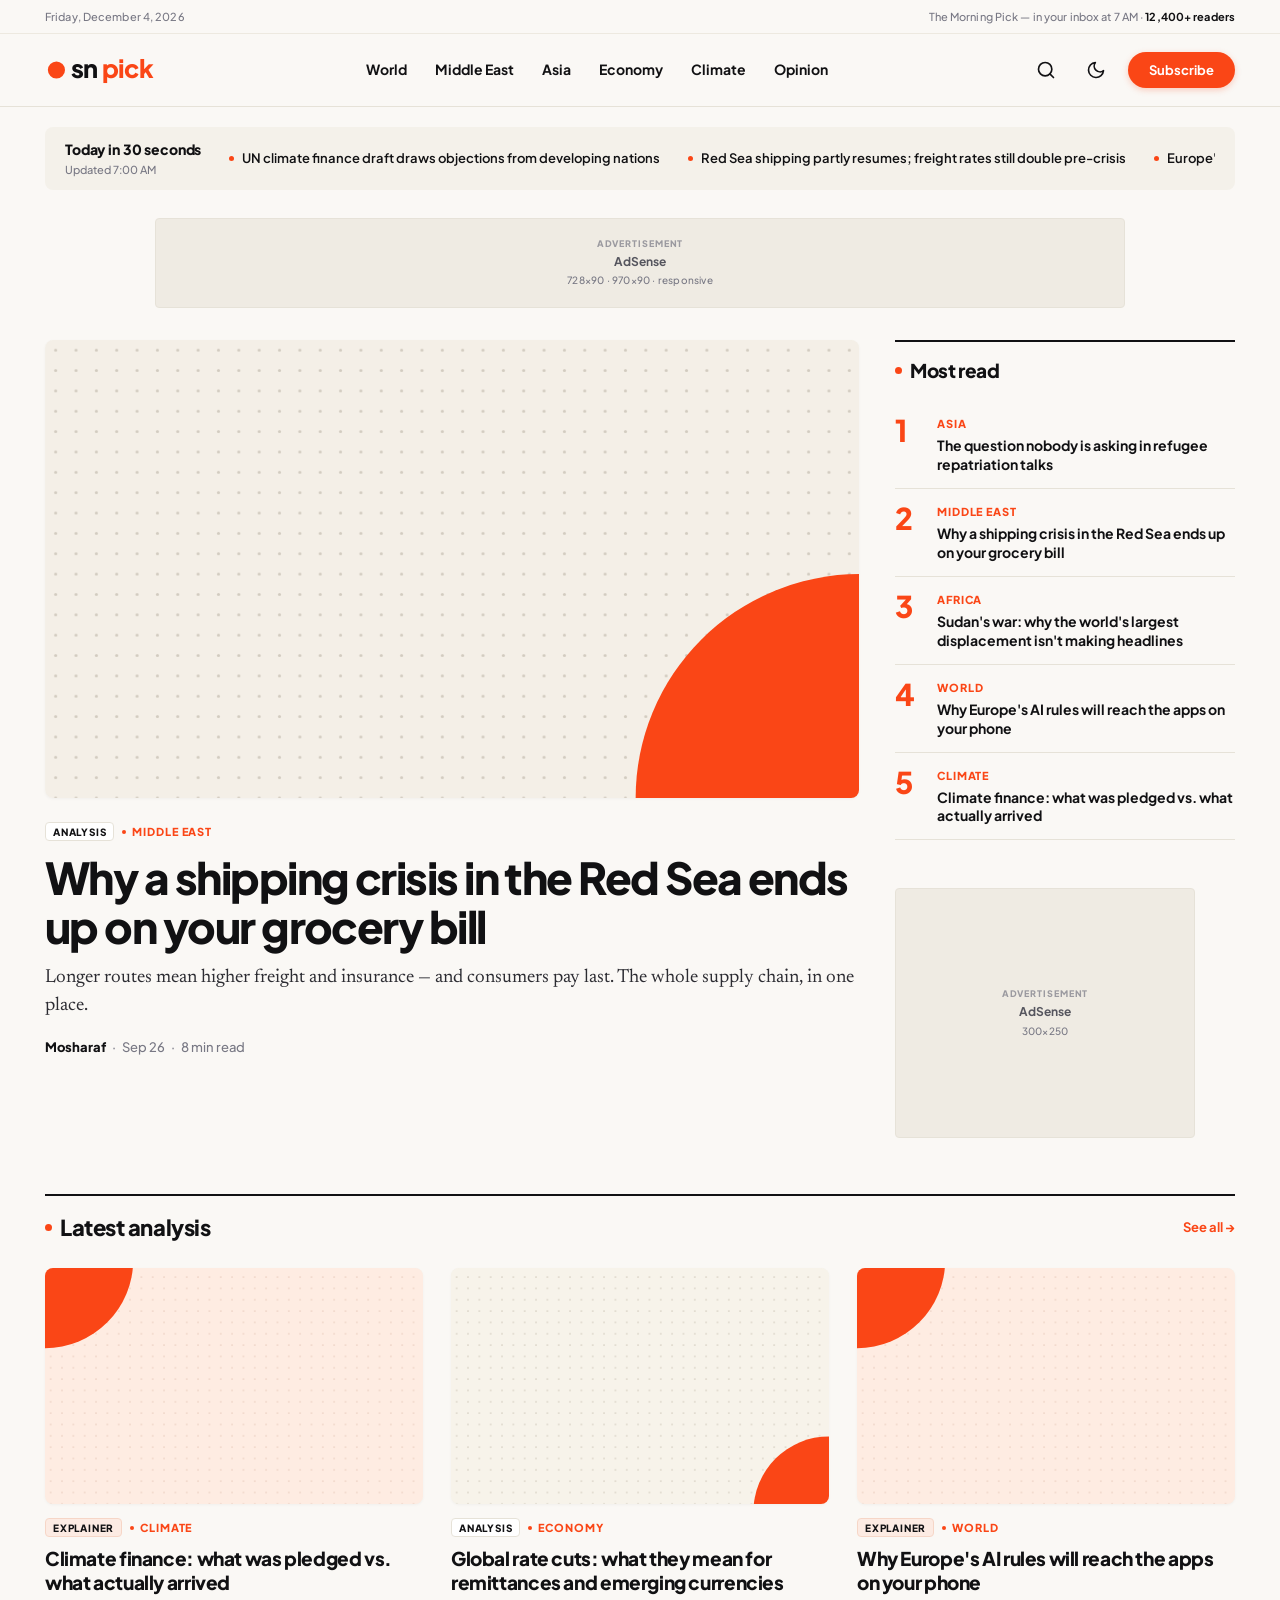
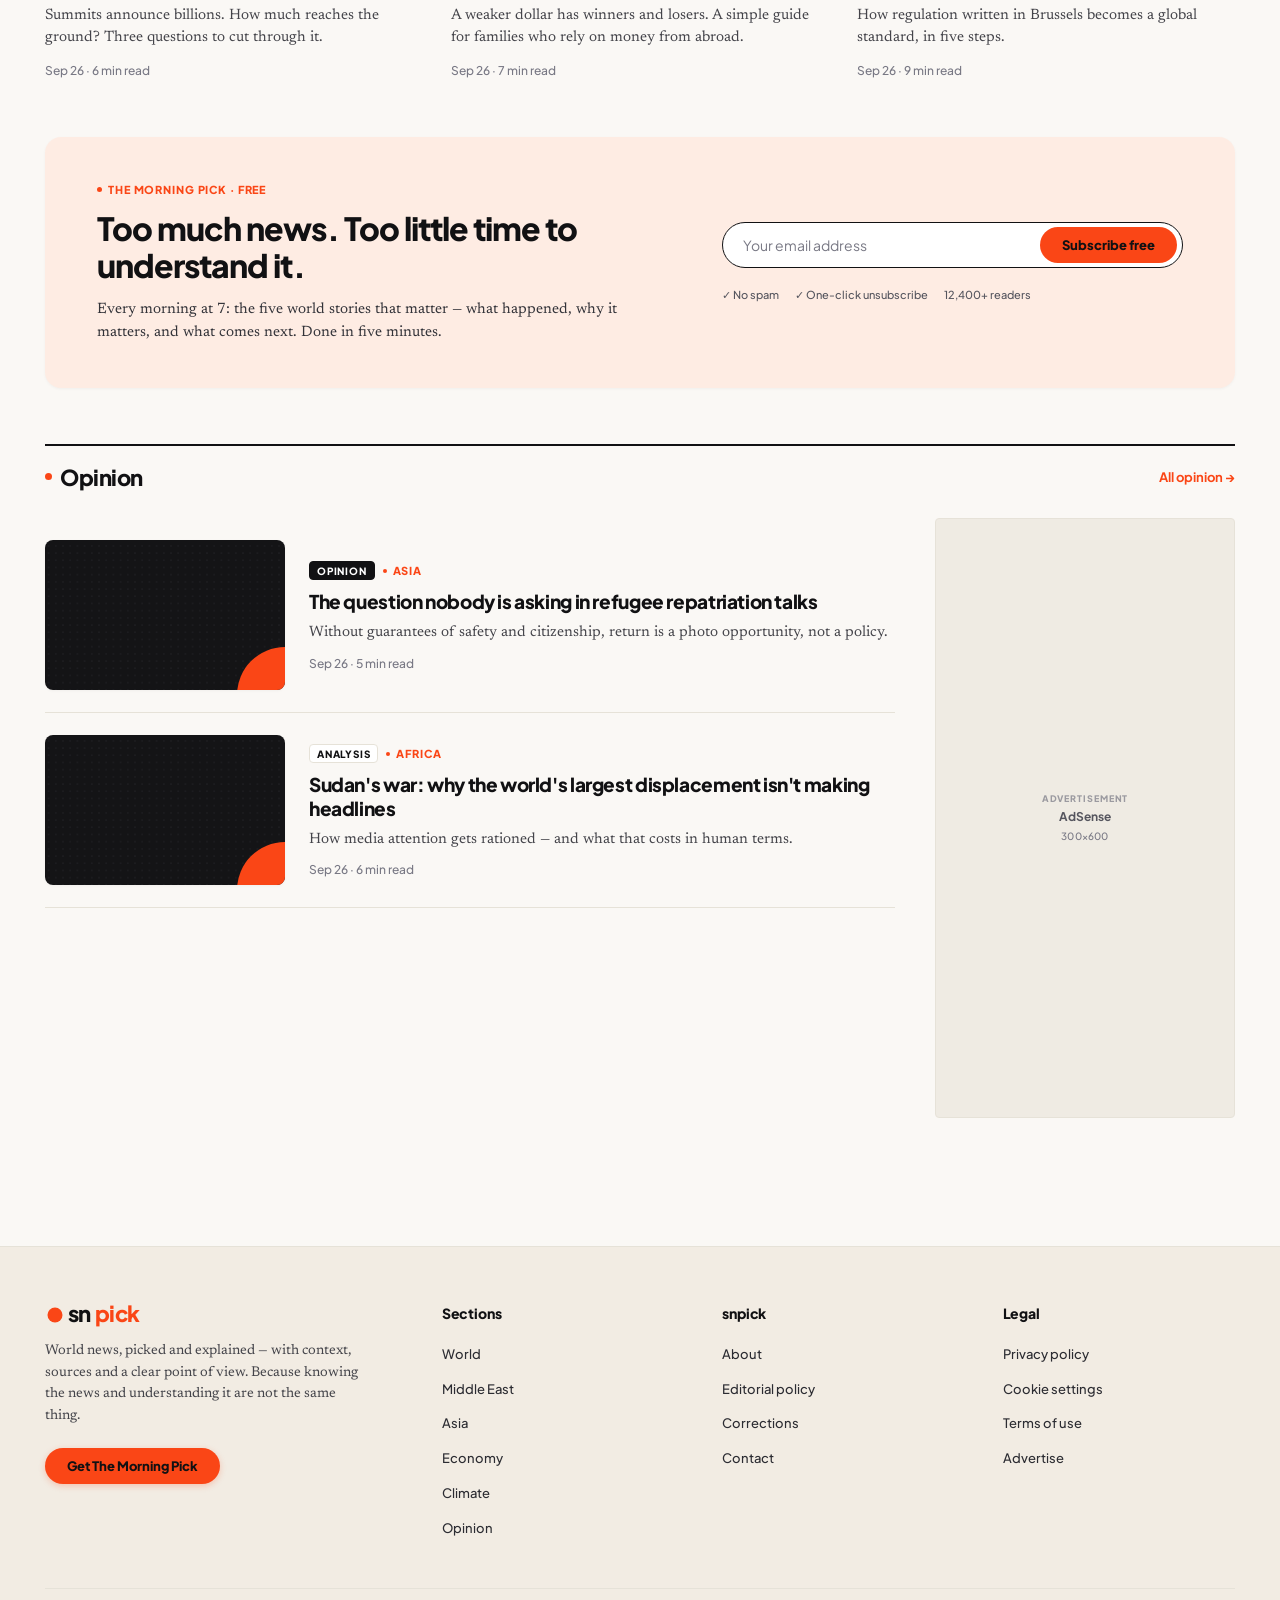
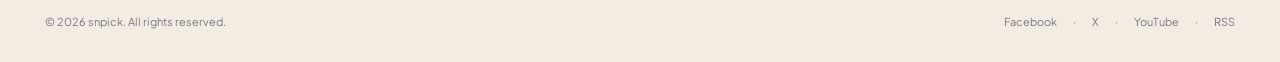
<file: index.html>
<!DOCTYPE html>
<html lang="en" data-theme="light">
<head>
  <meta charset="UTF-8">
  <meta name="viewport" content="width=device-width, initial-scale=1.0">
  <title>snpick — World news, picked and explained with context</title>
  <meta name="description" content="snpick picks the world stories that matter, checks them against primary sources, and asks the question most coverage skips — what does this actually mean?">
  <meta property="og:title" content="snpick — World news, picked and explained with context">
  <meta property="og:description" content="Deep dive news analysis, explainers, and world reporting with full source transparency.">
  <meta property="og:type" content="website">
  <link rel="icon" type="image/svg+xml" href="assets/images/logo.svg">
  <link rel="stylesheet" href="css/style.css">
  <link rel="stylesheet" href="css/components.css">
</head>
<body>

  <!-- Top Bar -->
  <aside class="top-bar">
    <div class="container top-bar-inner">
      <div id="live-date">Saturday, September 26, 2026</div>
      <div class="top-bar-notice">
        The Morning Pick — in your inbox at 7 AM · <strong>12,400+ readers</strong>
      </div>
    </div>
  </aside>

  <!-- Site Navigation Header -->
  <header class="site-header">
    <div class="container header-inner">
      <!-- Brand Logo -->
      <a href="index.html" class="header-brand" aria-label="snpick Home">
        <svg class="brand-logo-svg" viewBox="0 0 210 56" fill="none">
          <circle cx="20" cy="28" r="15" fill="#FA4616" />
          <text x="46" y="42" font-family="'Plus Jakarta Sans', sans-serif" font-size="44" font-weight="900" letter-spacing="-1.5px" fill="currentColor">sn</text>
          <text x="100" y="42" font-family="'Plus Jakarta Sans', sans-serif" font-size="44" font-weight="900" letter-spacing="-1.5px" fill="#FA4616">pick</text>
        </svg>
      </a>

      <!-- Desktop Nav Links (Exact match to design: 6 categories) -->
      <nav class="main-nav" aria-label="Primary Navigation">
        <a href="world.html" class="nav-link">World</a>
        <a href="section.html" class="nav-link">Middle East</a>
        <a href="asia.html" class="nav-link">Asia</a>
        <a href="economy.html" class="nav-link">Economy</a>
        <a href="climate.html" class="nav-link">Climate</a>
        <a href="opinion.html" class="nav-link">Opinion</a>
      </nav>

      <!-- Action Items: Search, Theme Toggle, Subscribe -->
      <div class="header-actions">
        <button class="btn-icon search-open-btn" aria-label="Search articles (Ctrl+K)" title="Search (Ctrl + K)">
          <svg width="20" height="20" viewBox="0 0 24 24" fill="none" stroke="currentColor" stroke-width="2" stroke-linecap="round" stroke-linejoin="round">
            <circle cx="11" cy="11" r="8"></circle>
            <line x1="21" y1="21" x2="16.65" y2="16.65"></line>
          </svg>
        </button>

        <button class="btn-icon theme-toggle-btn" aria-label="Toggle dark/light mode" title="Toggle theme">
          <span class="theme-icon">
            <svg width="20" height="20" viewBox="0 0 24 24" fill="none" stroke="currentColor" stroke-width="2" stroke-linecap="round" stroke-linejoin="round">
              <path d="M21 12.79A9 9 0 1 1 11.21 3 7 7 0 0 0 21 12.79z"></path>
            </svg>
          </span>
        </button>

        <a href="#newsletter" class="btn-subscribe">Subscribe</a>

        <!-- Mobile Menu Toggle Button -->
        <button class="btn-icon menu-toggle" aria-label="Open navigation menu">
          <svg width="24" height="24" viewBox="0 0 24 24" fill="none" stroke="currentColor" stroke-width="2">
            <line x1="3" y1="12" x2="21" y2="12"></line>
            <line x1="3" y1="6" x2="21" y2="6"></line>
            <line x1="3" y1="18" x2="21" y2="18"></line>
          </svg>
        </button>
      </div>
    </div>
  </header>

  <!-- Mobile Navigation Drawer -->
  <div id="mobile-drawer" class="mobile-nav-drawer" aria-hidden="true">
    <button id="mobile-close-btn" class="btn-icon" style="position: absolute; top: 20px; right: 20px;" aria-label="Close menu">
      <svg width="24" height="24" viewBox="0 0 24 24" fill="none" stroke="currentColor" stroke-width="2">
        <line x1="18" y1="6" x2="6" y2="18"></line>
        <line x1="6" y1="6" x2="18" y2="18"></line>
      </svg>
    </button>
    <div class="mobile-nav-links">
      <a href="world.html" class="mobile-nav-link">World</a>
      <a href="section.html" class="mobile-nav-link">Middle East</a>
      <a href="asia.html" class="mobile-nav-link">Asia</a>
      <a href="economy.html" class="mobile-nav-link">Economy</a>
      <a href="climate.html" class="mobile-nav-link">Climate</a>
      <a href="opinion.html" class="mobile-nav-link">Opinion</a>
    </div>
    <div style="margin-top: auto; padding-top: 20px; border-top: 1px solid var(--border-color);">
      <a href="#newsletter" class="btn-subscribe" style="width: 100%; text-align: center;">Subscribe to The Morning Pick</a>
    </div>
  </div>

  <main class="container">
    <!-- Today in 30 Seconds Ticker -->
    <section class="ticker-strip" aria-label="Today in 30 seconds news ticker">
      <div class="ticker-label-wrap">
        <span class="ticker-title">Today in 30 seconds</span>
        <span class="ticker-time">Updated 7:00 AM</span>
      </div>
      <div class="ticker-items">
        <a href="article.html" class="ticker-item">UN climate finance draft draws objections from developing nations</a>
        <a href="article.html" class="ticker-item">Red Sea shipping partly resumes; freight rates still double pre-crisis</a>
        <a href="article.html" class="ticker-item">Europe's AI Act enters its first phase — here's what changes</a>
      </div>
    </section>

    <!-- Top Advertisement Slot -->
    <div class="ad-slot ad-leaderboard" role="complementary" aria-label="Advertisement Banner">
      <span class="ad-label">Advertisement</span>
      <span class="ad-brand">AdSense</span>
      <span class="ad-dimensions">728×90 · 970×90 · responsive</span>
    </div>

    <!-- Main Hero Section + Most Read Column -->
    <section class="hero-section" aria-label="Featured Story">
      <!-- Main Lead Article -->
      <article class="hero-main">
        <a href="article.html" class="hero-image-wrap">
          <img src="assets/images/graphic-redsea.svg" alt="Abstract editorial graphic representing Red Sea Shipping Crisis" width="800" height="450">
        </a>
        <div class="hero-content">
          <div class="card-tag-row">
            <span class="type-pill">ANALYSIS</span>
            <span class="category-tag-name">MIDDLE EAST</span>
          </div>
          <h1 class="hero-headline">
            <a href="article.html">Why a shipping crisis in the Red Sea ends up on your grocery bill</a>
          </h1>
          <p class="hero-deck">
            Longer routes mean higher freight and insurance — and consumers pay last. The whole supply chain, in one place.
          </p>
          <div class="story-meta">
            <span class="story-author">Mosharaf</span>
            <span>·</span>
            <time datetime="2026-09-26">Sep 26</time>
            <span>·</span>
            <span>8 min read</span>
          </div>
        </div>
      </article>

      <!-- Most Read Sidebar Column -->
      <aside class="most-read-col" aria-label="Most read stories">
        <h2 class="most-read-header">Most read</h2>
        <div class="most-read-list">
          <article class="most-read-item">
            <span class="most-read-num">1</span>
            <div class="most-read-body">
              <span class="most-read-tag">Asia</span>
              <h3 class="most-read-title">
                <a href="article.html?id=refugee-repatriation">The question nobody is asking in refugee repatriation talks</a>
              </h3>
            </div>
          </article>

          <article class="most-read-item">
            <span class="most-read-num">2</span>
            <div class="most-read-body">
              <span class="most-read-tag">Middle East</span>
              <h3 class="most-read-title">
                <a href="article.html">Why a shipping crisis in the Red Sea ends up on your grocery bill</a>
              </h3>
            </div>
          </article>

          <article class="most-read-item">
            <span class="most-read-num">3</span>
            <div class="most-read-body">
              <span class="most-read-tag">Africa</span>
              <h3 class="most-read-title">
                <a href="article.html?id=sudan-displacement">Sudan's war: why the world's largest displacement isn't making headlines</a>
              </h3>
            </div>
          </article>

          <article class="most-read-item">
            <span class="most-read-num">4</span>
            <div class="most-read-body">
              <span class="most-read-tag">World</span>
              <h3 class="most-read-title">
                <a href="article.html?id=europe-ai-rules">Why Europe's AI rules will reach the apps on your phone</a>
              </h3>
            </div>
          </article>

          <article class="most-read-item">
            <span class="most-read-num">5</span>
            <div class="most-read-body">
              <span class="most-read-tag">Climate</span>
              <h3 class="most-read-title">
                <a href="article.html?id=climate-finance">Climate finance: what was pledged vs. what actually arrived</a>
              </h3>
            </div>
          </article>
        </div>

        <!-- Sidebar Ad Banner -->
        <div class="ad-slot ad-rectangle" role="complementary" aria-label="Sidebar Advertisement">
          <span class="ad-label">Advertisement</span>
          <span class="ad-brand">AdSense</span>
          <span class="ad-dimensions">300×250</span>
        </div>
      </aside>
    </section>

    <!-- Latest Analysis Grid Section -->
    <section aria-label="Latest Analysis">
      <div class="section-title-wrap">
        <h2 class="section-title">Latest analysis</h2>
        <a href="world.html" class="section-link">See all →</a>
      </div>

      <div class="analysis-grid">
        <!-- Card 1 -->
        <article class="article-card reveal-up delay-1">
          <a href="article.html?id=climate-finance" class="card-thumb">
            <img src="assets/images/graphic-climate.svg" alt="Climate finance graphic" width="600" height="400">
          </a>
          <div class="card-content">
            <div class="card-tag-row">
              <span class="type-pill pill-explainer">EXPLAINER</span>
              <span class="category-tag-name">CLIMATE</span>
            </div>
            <h3 class="card-title">
              <a href="article.html?id=climate-finance">Climate finance: what was pledged vs. what actually arrived</a>
            </h3>
            <p class="card-excerpt">
              Summits announce billions. How much reaches the ground? Three questions to cut through it.
            </p>
            <div class="card-meta">Sep 26 · 6 min read</div>
          </div>
        </article>

        <!-- Card 2 -->
        <article class="article-card reveal-up delay-2">
          <a href="article.html?id=global-rate-cuts" class="card-thumb">
            <img src="assets/images/graphic-ratecuts.svg" alt="Global rate cuts graphic" width="600" height="400">
          </a>
          <div class="card-content">
            <div class="card-tag-row">
              <span class="type-pill">ANALYSIS</span>
              <span class="category-tag-name">ECONOMY</span>
            </div>
            <h3 class="card-title">
              <a href="article.html?id=global-rate-cuts">Global rate cuts: what they mean for remittances and emerging currencies</a>
            </h3>
            <p class="card-excerpt">
              A weaker dollar has winners and losers. A simple guide for families who rely on money from abroad.
            </p>
            <div class="card-meta">Sep 26 · 7 min read</div>
          </div>
        </article>

        <!-- Card 3 -->
        <article class="article-card reveal-up delay-3">
          <a href="article.html?id=europe-ai-rules" class="card-thumb">
            <img src="assets/images/graphic-ai.svg" alt="Europe AI rules graphic" width="600" height="400">
          </a>
          <div class="card-content">
            <div class="card-tag-row">
              <span class="type-pill pill-explainer">EXPLAINER</span>
              <span class="category-tag-name">WORLD</span>
            </div>
            <h3 class="card-title">
              <a href="article.html?id=europe-ai-rules">Why Europe's AI rules will reach the apps on your phone</a>
            </h3>
            <p class="card-excerpt">
              How regulation written in Brussels becomes a global standard, in five steps.
            </p>
            <div class="card-meta">Sep 26 · 9 min read</div>
          </div>
        </article>
      </div>
    </section>

    <!-- The Morning Pick Newsletter Banner -->
    <section id="newsletter" class="newsletter-banner reveal-up" aria-label="Newsletter Subscription">
      <div class="newsletter-info">
        <div class="newsletter-tag">The Morning Pick · Free</div>
        <h2 class="newsletter-heading">Too much news. Too little time to understand it.</h2>
        <p class="newsletter-sub">
          Every morning at 7: the five world stories that matter — what happened, why it matters, and what comes next. Done in five minutes.
        </p>
      </div>
      <div class="newsletter-form-box">
        <form class="newsletter-form newsletter-form-element">
          <input type="email" class="newsletter-input" placeholder="Your email address" required aria-label="Email address">
          <button type="submit" class="newsletter-btn">Subscribe free</button>
        </form>
        <div class="newsletter-trust">
          <span>✓ No spam</span>
          <span>✓ One-click unsubscribe</span>
          <span>12,400+ readers</span>
        </div>
      </div>
    </section>

    <!-- Opinion Section -->
    <section aria-label="Opinion & Commentary">
      <div class="section-title-wrap">
        <h2 class="section-title">Opinion</h2>
        <a href="opinion.html" class="section-link">All opinion →</a>
      </div>

      <div class="opinion-grid">
        <div class="opinion-list">
          <!-- Opinion Story 1 -->
          <article class="opinion-item reveal-up delay-1">
            <a href="article.html?id=refugee-repatriation" class="opinion-thumb">
              <img src="assets/images/graphic-sudan.svg" alt="Opinion article graphic" width="600" height="400">
            </a>
            <div class="opinion-content">
              <div class="card-tag-row">
                <span class="type-pill pill-opinion">OPINION</span>
                <span class="category-tag-name">ASIA</span>
              </div>
              <h3 class="card-title">
                <a href="article.html?id=refugee-repatriation">The question nobody is asking in refugee repatriation talks</a>
              </h3>
              <p class="card-excerpt">
                Without guarantees of safety and citizenship, return is a photo opportunity, not a policy.
              </p>
              <div class="card-meta">Sep 26 · 5 min read</div>
            </div>
          </article>

          <!-- Opinion Story 2 -->
          <article class="opinion-item reveal-up delay-2">
            <a href="article.html?id=sudan-displacement" class="opinion-thumb">
              <img src="assets/images/graphic-sudan.svg" alt="Sudan war analysis graphic" width="600" height="400">
            </a>
            <div class="opinion-content">
              <div class="card-tag-row">
                <span class="type-pill">ANALYSIS</span>
                <span class="category-tag-name">AFRICA</span>
              </div>
              <h3 class="card-title">
                <a href="article.html?id=sudan-displacement">Sudan's war: why the world's largest displacement isn't making headlines</a>
              </h3>
              <p class="card-excerpt">
                How media attention gets rationed — and what that costs in human terms.
              </p>
              <div class="card-meta">Sep 26 · 6 min read</div>
            </div>
          </article>
        </div>

        <!-- Ad Slot Halfpage -->
        <aside class="reveal-up delay-3">
          <div class="ad-slot ad-halfpage" role="complementary" aria-label="Display Advertisement">
            <span class="ad-label">Advertisement</span>
            <span class="ad-brand">AdSense</span>
            <span class="ad-dimensions">300×600</span>
          </div>
        </aside>
      </div>
    </section>
  </main>

  <!-- Site Footer -->
  <footer class="site-footer">
    <div class="container">
      <div class="footer-top">
        <!-- Brand Col -->
        <div class="footer-brand-col">
          <a href="index.html" class="header-brand" aria-label="snpick Home">
            <svg class="brand-logo-svg" viewBox="0 0 210 56" fill="none">
              <circle cx="20" cy="28" r="15" fill="#FA4616" />
              <text x="46" y="42" font-family="'Plus Jakarta Sans', sans-serif" font-size="44" font-weight="900" letter-spacing="-1.5px" fill="currentColor">sn</text>
              <text x="100" y="42" font-family="'Plus Jakarta Sans', sans-serif" font-size="44" font-weight="900" letter-spacing="-1.5px" fill="#FA4616">pick</text>
            </svg>
          </a>
          <p class="footer-desc">
            World news, picked and explained — with context, sources and a clear point of view. Because knowing the news and understanding it are not the same thing.
          </p>
          <a href="#newsletter" class="btn-subscribe">Get The Morning Pick</a>
        </div>

        <!-- Sections Col -->
        <div>
          <h4 class="footer-heading">Sections</h4>
          <ul class="footer-links">
            <li><a href="world.html" class="footer-link">World</a></li>
            <li><a href="section.html" class="footer-link">Middle East</a></li>
            <li><a href="asia.html" class="footer-link">Asia</a></li>
            <li><a href="economy.html" class="footer-link">Economy</a></li>
            <li><a href="climate.html" class="footer-link">Climate</a></li>
            <li><a href="opinion.html" class="footer-link">Opinion</a></li>
          </ul>
        </div>

        <!-- snpick Info Col -->
        <div>
          <h4 class="footer-heading">snpick</h4>
          <ul class="footer-links">
            <li><a href="about.html" class="footer-link">About</a></li>
            <li><a href="about.html" class="footer-link">Editorial policy</a></li>
            <li><a href="about.html" class="footer-link">Corrections</a></li>
            <li><a href="about.html" class="footer-link">Contact</a></li>
          </ul>
        </div>

        <!-- Legal Col -->
        <div>
          <h4 class="footer-heading">Legal</h4>
          <ul class="footer-links">
            <li><a href="#" class="footer-link">Privacy policy</a></li>
            <li><a href="#" class="footer-link">Cookie settings</a></li>
            <li><a href="#" class="footer-link">Terms of use</a></li>
            <li><a href="#" class="footer-link">Advertise</a></li>
          </ul>
        </div>
      </div>

      <!-- Footer Bottom -->
      <div class="footer-bottom">
        <div>© 2026 snpick. All rights reserved.</div>
        <div class="footer-social-links">
          <a href="#" class="footer-social-link">Facebook</a>
          <span>·</span>
          <a href="#" class="footer-social-link">X</a>
          <span>·</span>
          <a href="#" class="footer-social-link">YouTube</a>
          <span>·</span>
          <a href="#" class="footer-social-link">RSS</a>
        </div>
      </div>
    </div>
  </footer>

  <!-- Search Modal Overlay -->
  <div id="search-modal" class="search-modal" role="dialog" aria-modal="true" aria-label="Search stories">
    <div class="search-modal-box">
      <div class="search-input-wrap">
        <svg width="20" height="20" viewBox="0 0 24 24" fill="none" stroke="currentColor" stroke-width="2">
          <circle cx="11" cy="11" r="8"></circle>
          <line x1="21" y1="21" x2="16.65" y2="16.65"></line>
        </svg>
        <input type="text" id="search-input" class="search-input" placeholder="Search stories, topics, authors..." autocomplete="off">
        <button id="search-close-btn" class="btn-icon" aria-label="Close search">
          <svg width="20" height="20" viewBox="0 0 24 24" fill="none" stroke="currentColor" stroke-width="2">
            <line x1="18" y1="6" x2="6" y2="18"></line>
            <line x1="6" y1="6" x2="18" y2="18"></line>
          </svg>
        </button>
      </div>
      <div id="search-results" class="search-results"></div>
    </div>
  </div>

  <!-- Scripts -->
  <script src="js/data.js"></script>
  <script src="js/main.js"></script>
</body>
</html>
</file>
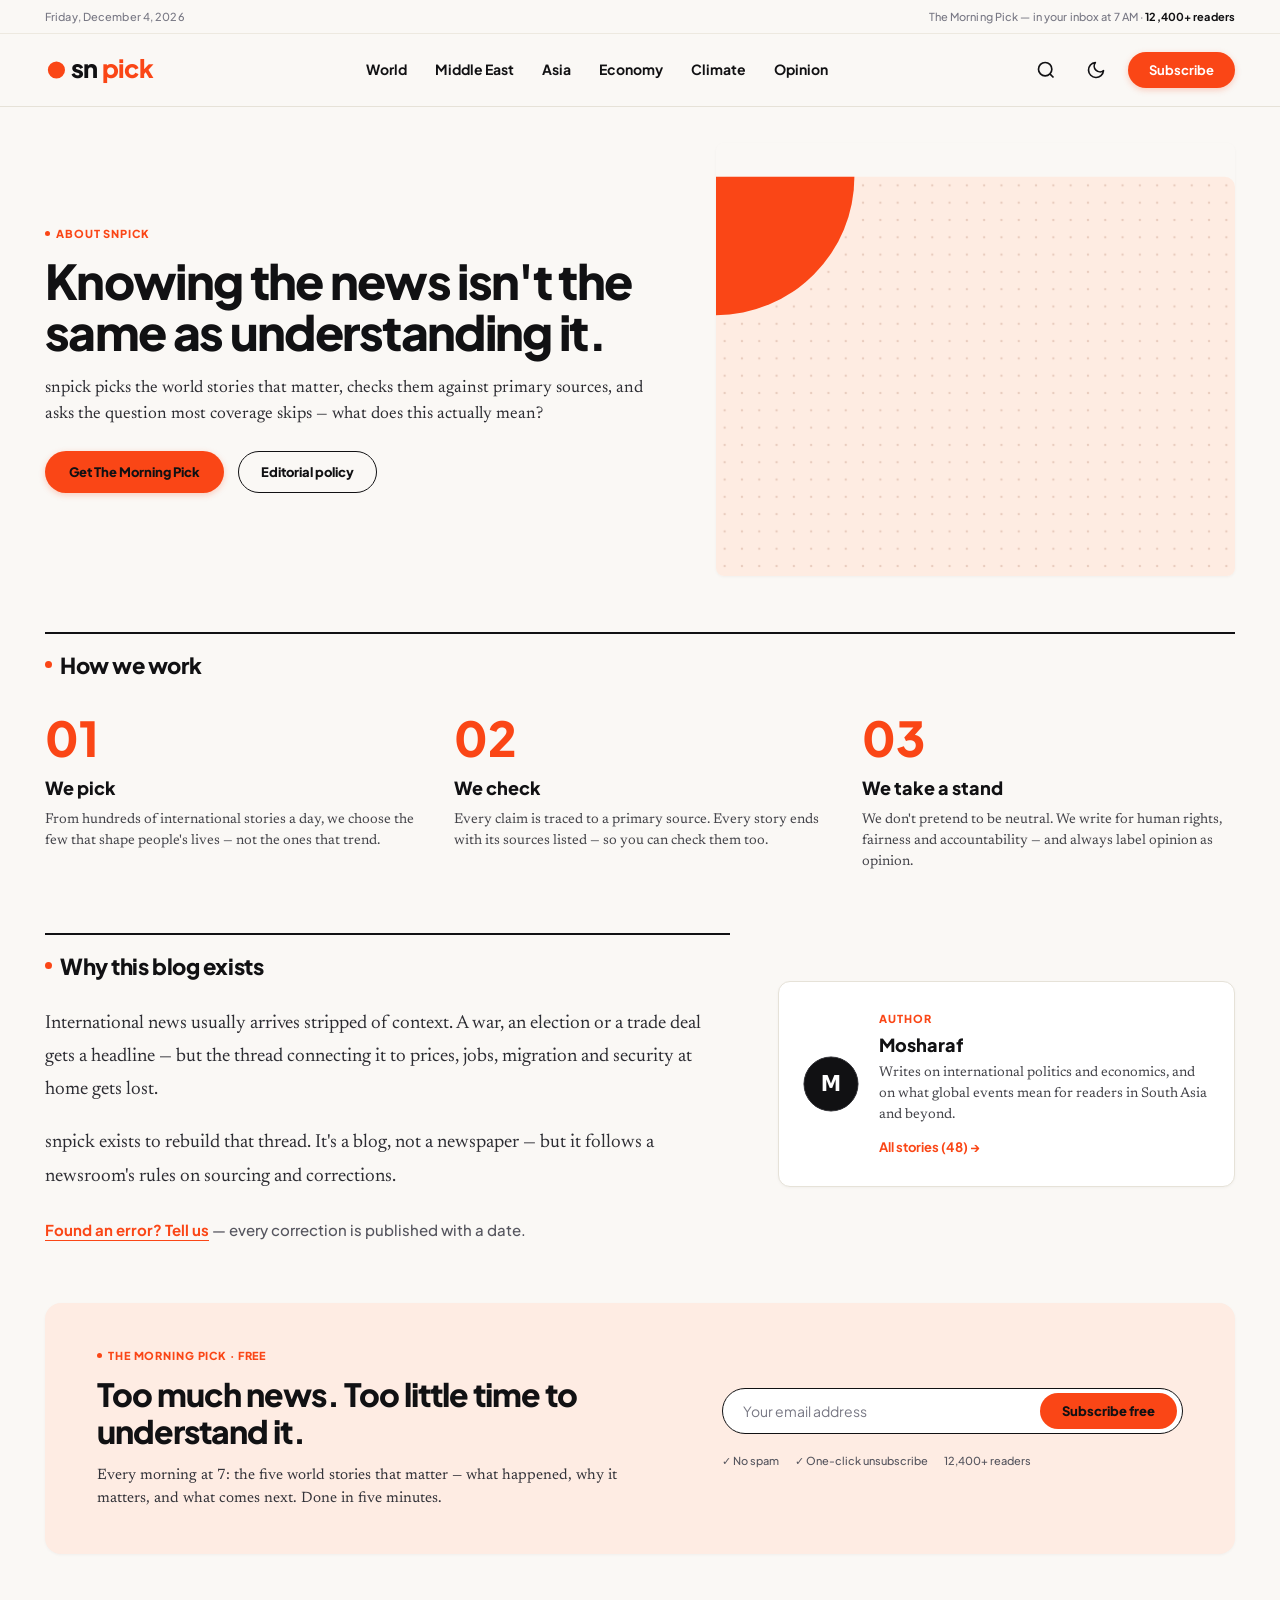
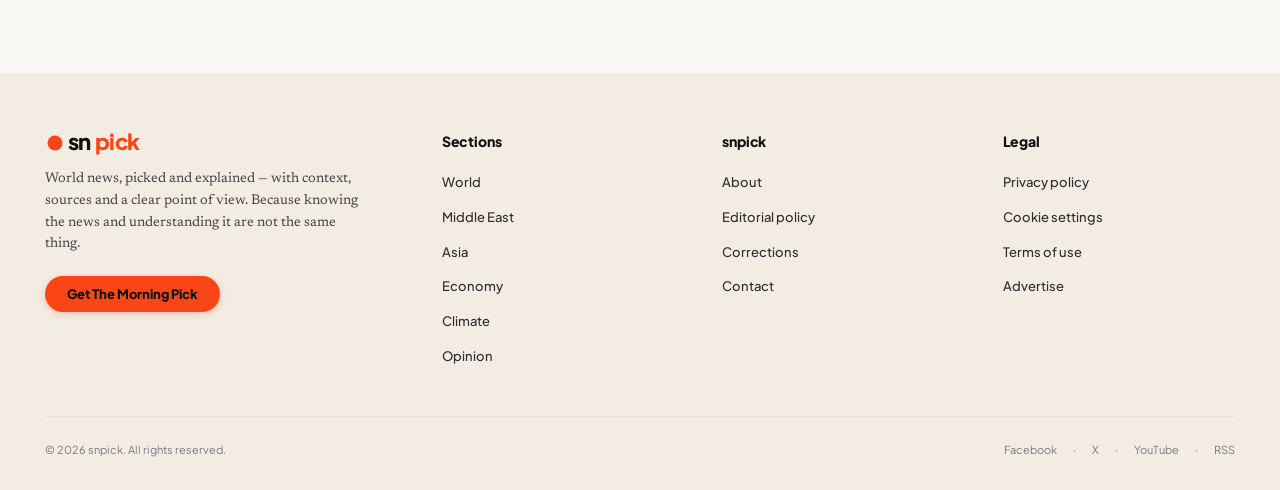
<file: about.html>
<!DOCTYPE html>
<html lang="en" data-theme="light">
<head>
  <meta charset="UTF-8">
  <meta name="viewport" content="width=device-width, initial-scale=1.0">
  <title>About snpick — Mission, Standards & Editorial Principles</title>
  <meta name="description" content="snpick picks the world stories that matter, checks them against primary sources, and asks what news actually means.">
  <link rel="icon" type="image/svg+xml" href="assets/images/logo.svg">
  <link rel="stylesheet" href="css/style.css">
  <link rel="stylesheet" href="css/components.css">
</head>
<body>

  <!-- Top Bar -->
  <aside class="top-bar">
    <div class="container top-bar-inner">
      <div id="live-date">Saturday, September 26, 2026</div>
      <div class="top-bar-notice">
        The Morning Pick — in your inbox at 7 AM · <strong>12,400+ readers</strong>
      </div>
    </div>
  </aside>

  <!-- Site Navigation Header -->
  <header class="site-header">
    <div class="container header-inner">
      <a href="index.html" class="header-brand" aria-label="snpick Home">
        <svg class="brand-logo-svg" viewBox="0 0 210 56" fill="none">
          <circle cx="20" cy="28" r="15" fill="#FA4616" />
          <text x="46" y="42" font-family="'Plus Jakarta Sans', sans-serif" font-size="44" font-weight="900" letter-spacing="-1.5px" fill="currentColor">sn</text>
          <text x="100" y="42" font-family="'Plus Jakarta Sans', sans-serif" font-size="44" font-weight="900" letter-spacing="-1.5px" fill="#FA4616">pick</text>
        </svg>
      </a>

      <!-- Desktop Nav Links (Exact 6 category links as in photo_2026-10-04_13-10-35 (3).jpg) -->
      <nav class="main-nav" aria-label="Primary Navigation">
        <a href="world.html" class="nav-link">World</a>
        <a href="section.html" class="nav-link">Middle East</a>
        <a href="asia.html" class="nav-link">Asia</a>
        <a href="economy.html" class="nav-link">Economy</a>
        <a href="climate.html" class="nav-link">Climate</a>
        <a href="opinion.html" class="nav-link">Opinion</a>
      </nav>

      <div class="header-actions">
        <button class="btn-icon search-open-btn" aria-label="Search articles (Ctrl+K)" title="Search (Ctrl + K)">
          <svg width="20" height="20" viewBox="0 0 24 24" fill="none" stroke="currentColor" stroke-width="2">
            <circle cx="11" cy="11" r="8"></circle>
            <line x1="21" y1="21" x2="16.65" y2="16.65"></line>
          </svg>
        </button>

        <button class="btn-icon theme-toggle-btn" aria-label="Toggle dark/light mode" title="Toggle theme">
          <span class="theme-icon">
            <svg width="20" height="20" viewBox="0 0 24 24" fill="none" stroke="currentColor" stroke-width="2">
              <path d="M21 12.79A9 9 0 1 1 11.21 3 7 7 0 0 0 21 12.79z"></path>
            </svg>
          </span>
        </button>

        <a href="#newsletter" class="btn-subscribe">Subscribe</a>

        <button class="btn-icon menu-toggle" aria-label="Open navigation menu">
          <svg width="24" height="24" viewBox="0 0 24 24" fill="none" stroke="currentColor" stroke-width="2">
            <line x1="3" y1="12" x2="21" y2="12"></line>
            <line x1="3" y1="6" x2="21" y2="6"></line>
            <line x1="3" y1="18" x2="21" y2="18"></line>
          </svg>
        </button>
      </div>
    </div>
  </header>

  <!-- Mobile Drawer -->
  <div id="mobile-drawer" class="mobile-nav-drawer" aria-hidden="true">
    <button id="mobile-close-btn" class="btn-icon" style="position: absolute; top: 20px; right: 20px;" aria-label="Close menu">
      <svg width="24" height="24" viewBox="0 0 24 24" fill="none" stroke="currentColor" stroke-width="2">
        <line x1="18" y1="6" x2="6" y2="18"></line>
        <line x1="6" y1="6" x2="18" y2="18"></line>
      </svg>
    </button>
    <div class="mobile-nav-links">
      <a href="world.html" class="mobile-nav-link">World</a>
      <a href="section.html" class="mobile-nav-link">Middle East</a>
      <a href="asia.html" class="mobile-nav-link">Asia</a>
      <a href="economy.html" class="mobile-nav-link">Economy</a>
      <a href="climate.html" class="mobile-nav-link">Climate</a>
      <a href="opinion.html" class="mobile-nav-link">Opinion</a>
    </div>
  </div>

  <main class="container">
    <!-- About Hero Section -->
    <section class="about-hero-grid" aria-label="About snpick Manifesto">
      <div>
        <div class="section-story-count">About snpick</div>
        <h1 class="about-headline">Knowing the news isn't the same as understanding it.</h1>
        <p class="about-desc">
          snpick picks the world stories that matter, checks them against primary sources, and asks the question most coverage skips — what does this actually mean?
        </p>
        <div class="about-cta-row">
          <a href="#newsletter" class="btn-subscribe">Get The Morning Pick</a>
          <a href="#manifesto" class="btn-secondary">Editorial policy</a>
        </div>
      </div>

      <div>
        <div style="border-radius: var(--radius-md); overflow: hidden; aspect-ratio: 6/5; box-shadow: var(--shadow-sm);">
          <img src="assets/images/graphic-about.svg" alt="Abstract editorial artwork" width="600" height="500">
        </div>
      </div>
    </section>

    <!-- How We Work (3 Pillars) -->
    <section aria-label="How we work">
      <div class="section-title-wrap">
        <h2 class="section-title">How we work</h2>
      </div>

      <div class="pillars-grid">
        <!-- Pillar 1 -->
        <div>
          <div class="pillar-num">01</div>
          <h3 class="pillar-title">We pick</h3>
          <p class="pillar-desc">
            From hundreds of international stories a day, we choose the few that shape people's lives — not the ones that trend.
          </p>
        </div>

        <!-- Pillar 2 -->
        <div>
          <div class="pillar-num">02</div>
          <h3 class="pillar-title">We check</h3>
          <p class="pillar-desc">
            Every claim is traced to a primary source. Every story ends with its sources listed — so you can check them too.
          </p>
        </div>

        <!-- Pillar 3 -->
        <div>
          <div class="pillar-num">03</div>
          <h3 class="pillar-title">We take a stand</h3>
          <p class="pillar-desc">
            We don't pretend to be neutral. We write for human rights, fairness and accountability — and always label opinion as opinion.
          </p>
        </div>
      </div>
    </section>

    <!-- Why this blog exists & Author Profile -->
    <section id="manifesto" class="about-manifesto-grid" aria-label="Why this blog exists">
      <div>
        <div class="section-title-wrap">
          <h2 class="section-title">Why this blog exists</h2>
        </div>
        <div style="font-family: var(--font-serif); font-size: 1.1875rem; line-height: 1.75; color: var(--text-body);">
          <p style="margin-bottom: 20px;">
            International news usually arrives stripped of context. A war, an election or a trade deal gets a headline — but the thread connecting it to prices, jobs, migration and security at home gets lost.
          </p>
          <p style="margin-bottom: 24px;">
            snpick exists to rebuild that thread. It's a blog, not a newspaper — but it follows a newsroom's rules on sourcing and corrections.
          </p>
          <p style="font-family: var(--font-sans); font-size: 0.9375rem; font-weight: 700;">
            <a href="mailto:corrections@snpick.com" style="color: var(--accent-orange); text-decoration: underline; text-underline-offset: 4px;">Found an error? Tell us</a>
            <span style="color: var(--text-secondary); font-weight: 500;"> — every correction is published with a date.</span>
          </p>
        </div>
      </div>

      <!-- Author Card -->
      <div>
        <div class="author-card" style="margin-top: 48px;">
          <img src="assets/images/author-mosharaf.svg" alt="Mosharaf" class="author-card-avatar" width="64" height="64">
          <div>
            <div class="author-card-label">Author</div>
            <h3 class="author-card-name">Mosharaf</h3>
            <p class="author-card-bio">
              Writes on international politics and economics, and on what global events mean for readers in South Asia and beyond.
            </p>
            <a href="section.html" class="author-card-link">All stories (48) →</a>
          </div>
        </div>
      </div>
    </section>

    <!-- The Morning Pick Newsletter Box -->
    <section id="newsletter" class="newsletter-banner" aria-label="Newsletter">
      <div class="newsletter-info">
        <div class="newsletter-tag">The Morning Pick · Free</div>
        <h2 class="newsletter-heading">Too much news. Too little time to understand it.</h2>
        <p class="newsletter-sub">
          Every morning at 7: the five world stories that matter — what happened, why it matters, and what comes next. Done in five minutes.
        </p>
      </div>
      <div class="newsletter-form-box">
        <form class="newsletter-form newsletter-form-element">
          <input type="email" class="newsletter-input" placeholder="Your email address" required aria-label="Email address">
          <button type="submit" class="newsletter-btn">Subscribe free</button>
        </form>
        <div class="newsletter-trust">
          <span>✓ No spam</span>
          <span>✓ One-click unsubscribe</span>
          <span>12,400+ readers</span>
        </div>
      </div>
    </section>
  </main>

  <!-- Site Footer -->
  <footer class="site-footer">
    <div class="container">
      <div class="footer-top">
        <div class="footer-brand-col">
          <a href="index.html" class="header-brand" aria-label="snpick Home">
            <svg class="brand-logo-svg" viewBox="0 0 210 56" fill="none">
              <circle cx="20" cy="28" r="15" fill="#FA4616" />
              <text x="46" y="42" font-family="'Plus Jakarta Sans', sans-serif" font-size="44" font-weight="900" letter-spacing="-1.5px" fill="currentColor">sn</text>
              <text x="100" y="42" font-family="'Plus Jakarta Sans', sans-serif" font-size="44" font-weight="900" letter-spacing="-1.5px" fill="#FA4616">pick</text>
            </svg>
          </a>
          <p class="footer-desc">
            World news, picked and explained — with context, sources and a clear point of view. Because knowing the news and understanding it are not the same thing.
          </p>
          <a href="#newsletter" class="btn-subscribe">Get The Morning Pick</a>
        </div>

        <div>
          <h4 class="footer-heading">Sections</h4>
          <ul class="footer-links">
            <li><a href="world.html" class="footer-link">World</a></li>
            <li><a href="section.html" class="footer-link">Middle East</a></li>
            <li><a href="asia.html" class="footer-link">Asia</a></li>
            <li><a href="economy.html" class="footer-link">Economy</a></li>
            <li><a href="climate.html" class="footer-link">Climate</a></li>
            <li><a href="opinion.html" class="footer-link">Opinion</a></li>
          </ul>
        </div>

        <div>
          <h4 class="footer-heading">snpick</h4>
          <ul class="footer-links">
            <li><a href="about.html" class="footer-link">About</a></li>
            <li><a href="about.html" class="footer-link">Editorial policy</a></li>
            <li><a href="about.html" class="footer-link">Corrections</a></li>
            <li><a href="about.html" class="footer-link">Contact</a></li>
          </ul>
        </div>

        <div>
          <h4 class="footer-heading">Legal</h4>
          <ul class="footer-links">
            <li><a href="#" class="footer-link">Privacy policy</a></li>
            <li><a href="#" class="footer-link">Cookie settings</a></li>
            <li><a href="#" class="footer-link">Terms of use</a></li>
            <li><a href="#" class="footer-link">Advertise</a></li>
          </ul>
        </div>
      </div>

      <div class="footer-bottom">
        <div>© 2026 snpick. All rights reserved.</div>
        <div class="footer-social-links">
          <a href="#" class="footer-social-link">Facebook</a>
          <span>·</span>
          <a href="#" class="footer-social-link">X</a>
          <span>·</span>
          <a href="#" class="footer-social-link">YouTube</a>
          <span>·</span>
          <a href="#" class="footer-social-link">RSS</a>
        </div>
      </div>
    </div>
  </footer>

  <!-- Search Modal -->
  <div id="search-modal" class="search-modal" role="dialog" aria-modal="true" aria-label="Search stories">
    <div class="search-modal-box">
      <div class="search-input-wrap">
        <svg width="20" height="20" viewBox="0 0 24 24" fill="none" stroke="currentColor" stroke-width="2">
          <circle cx="11" cy="11" r="8"></circle>
          <line x1="21" y1="21" x2="16.65" y2="16.65"></line>
        </svg>
        <input type="text" id="search-input" class="search-input" placeholder="Search stories, topics, authors..." autocomplete="off">
        <button id="search-close-btn" class="btn-icon" aria-label="Close search">
          <svg width="20" height="20" viewBox="0 0 24 24" fill="none" stroke="currentColor" stroke-width="2">
            <line x1="18" y1="6" x2="6" y2="18"></line>
            <line x1="6" y1="6" x2="18" y2="18"></line>
          </svg>
        </button>
      </div>
      <div id="search-results" class="search-results"></div>
    </div>
  </div>

  <script src="js/data.js"></script>
  <script src="js/main.js"></script>
</body>
</html>
</file>
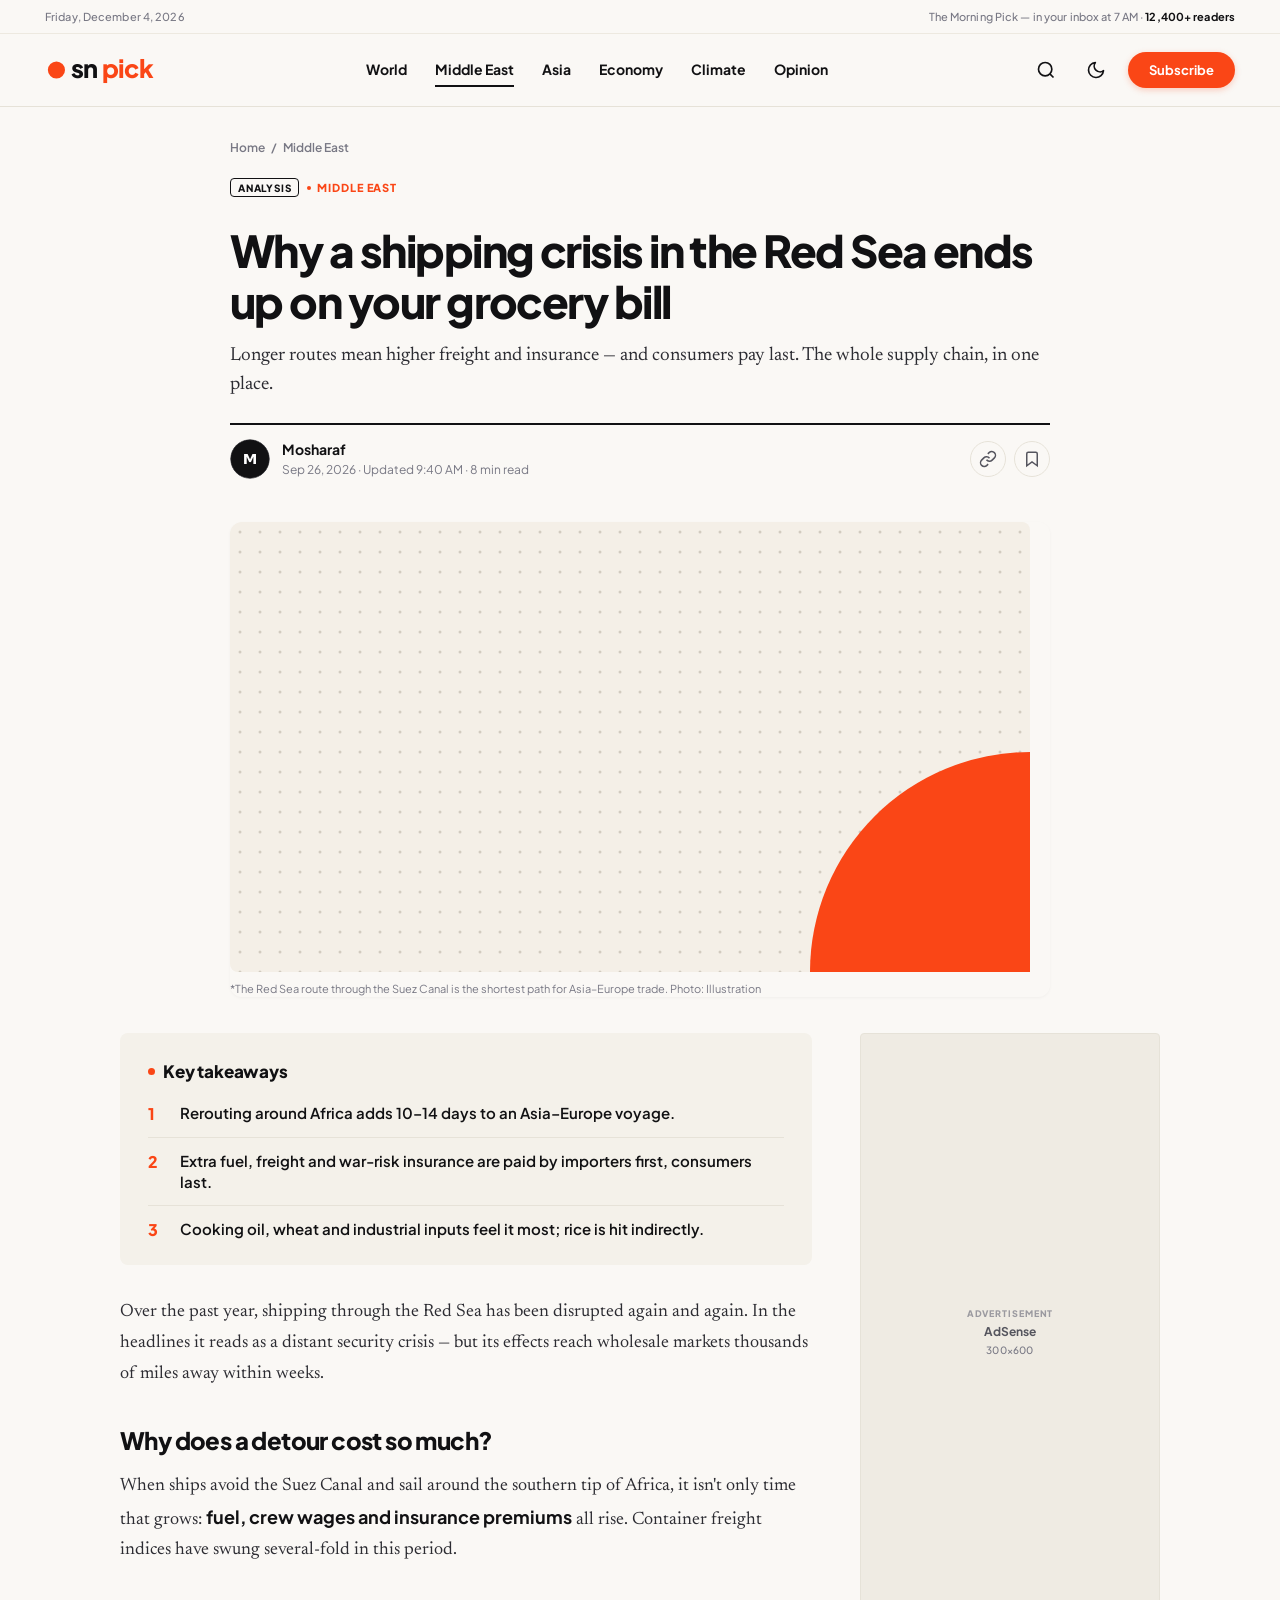
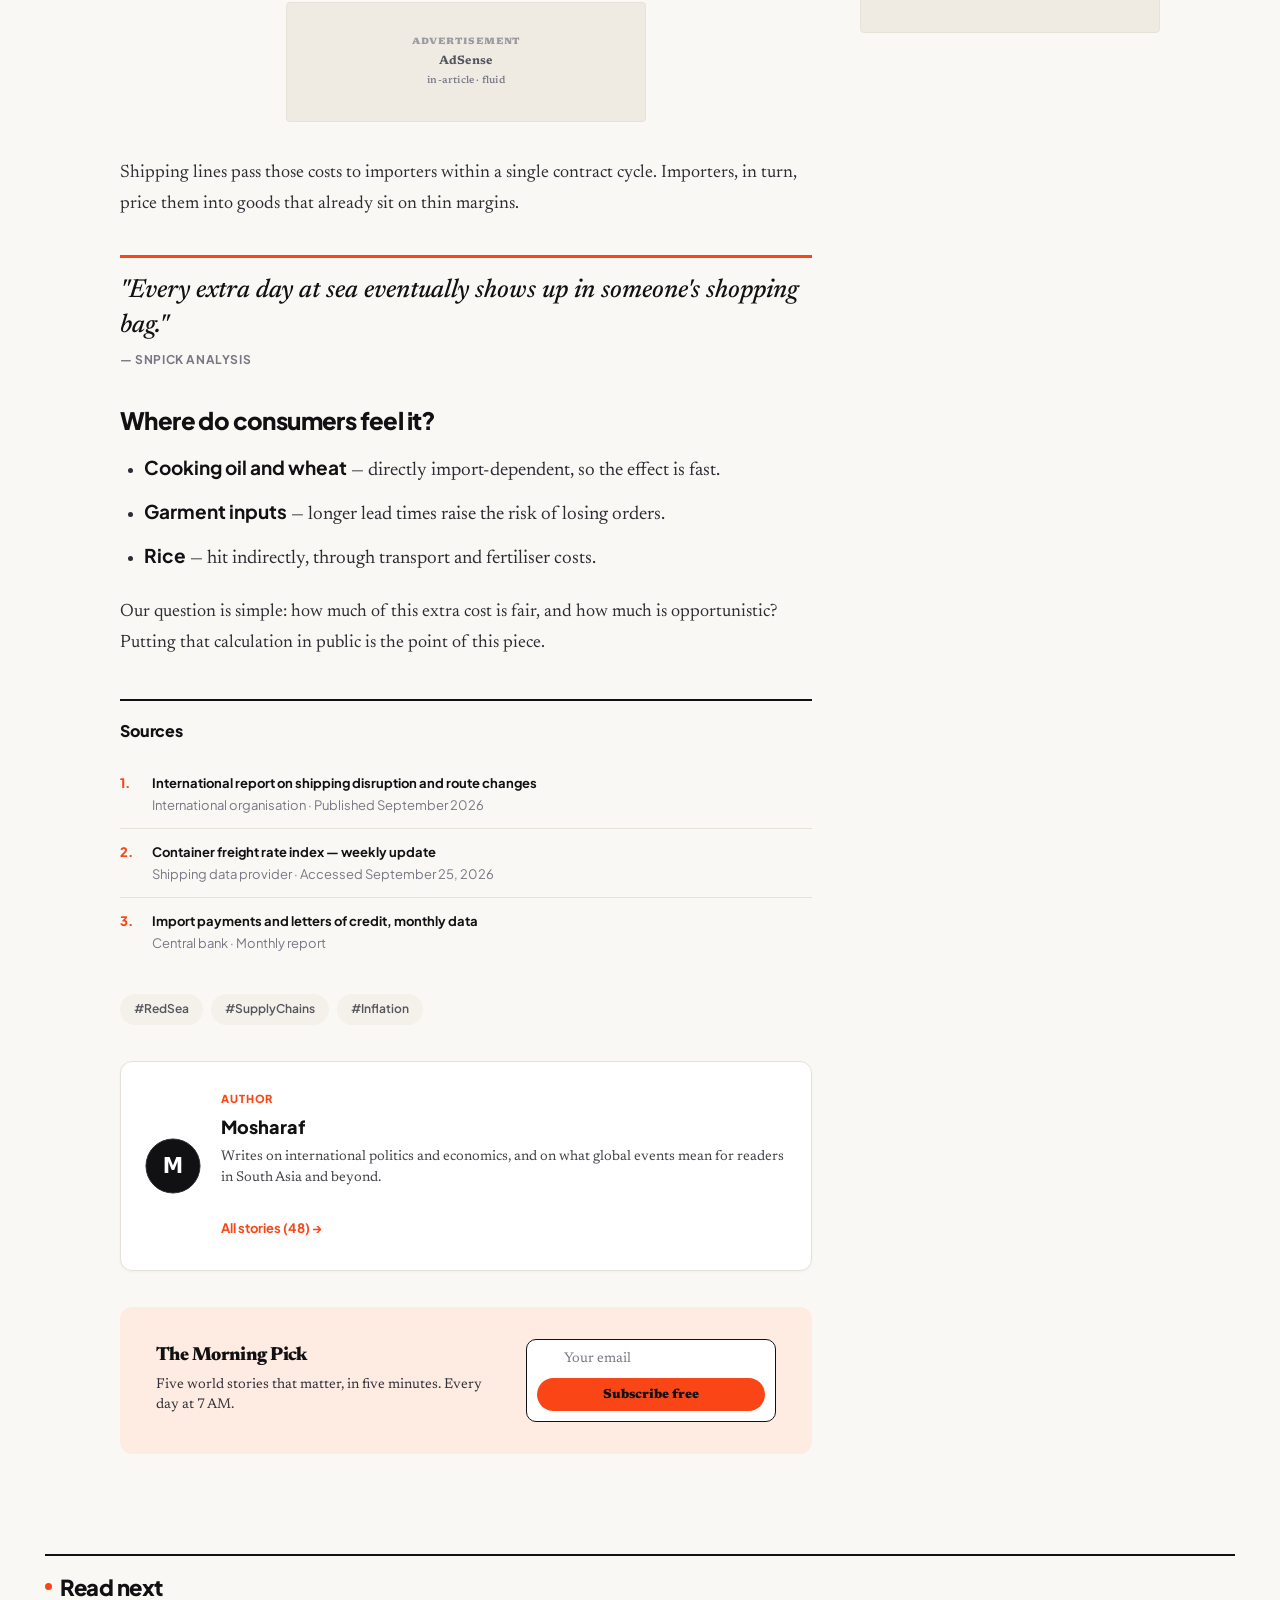
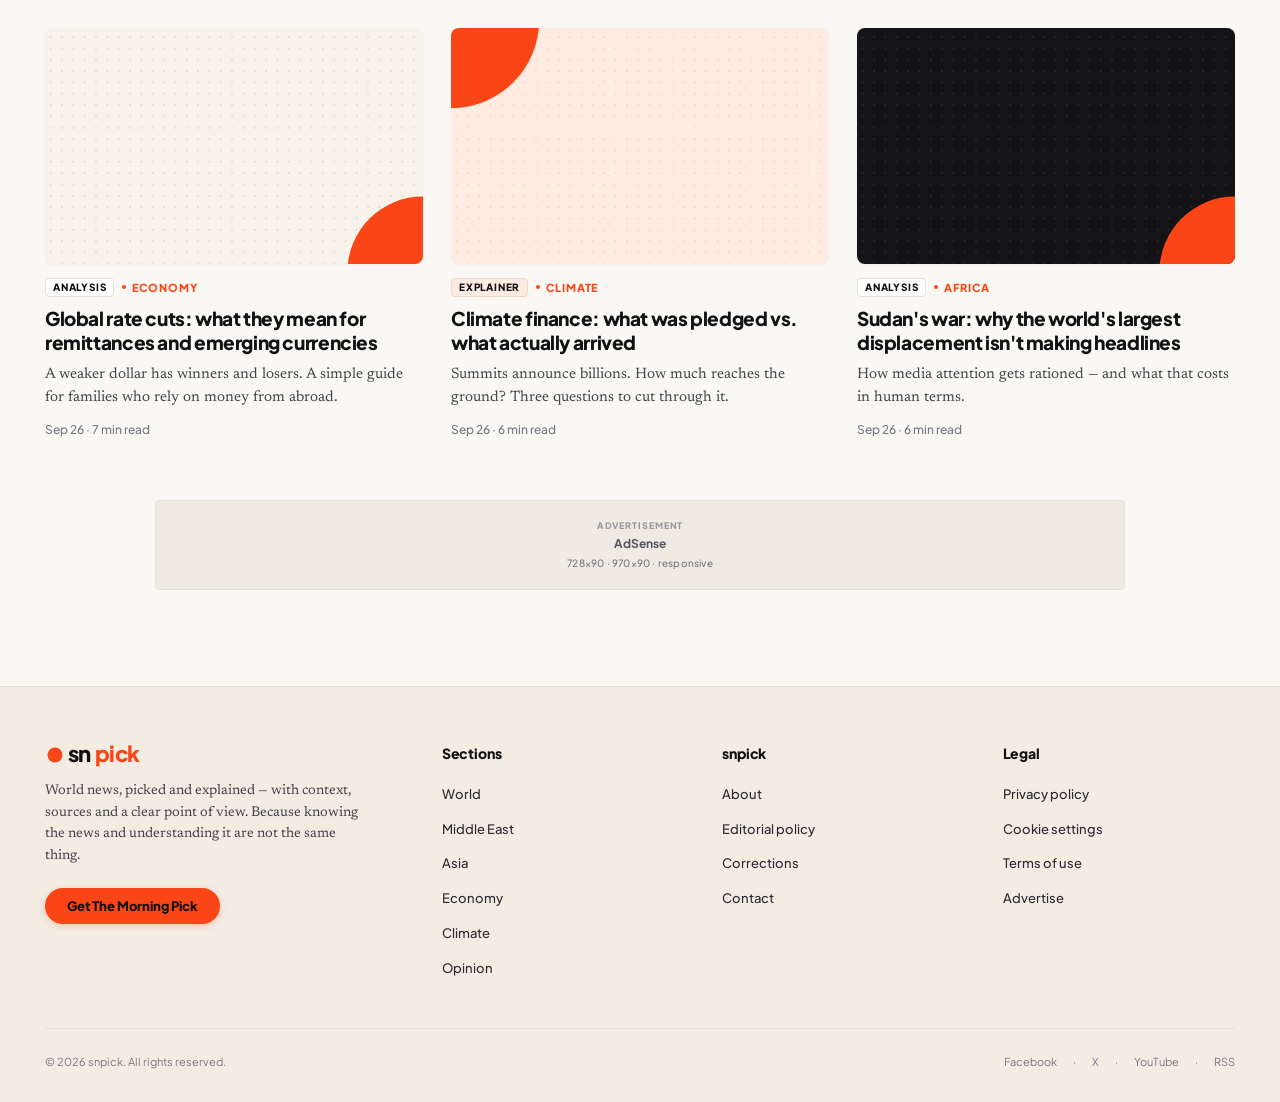
<file: article.html>
<!DOCTYPE html>
<html lang="en" data-theme="light">
<head>
  <meta charset="UTF-8">
  <meta name="viewport" content="width=device-width, initial-scale=1.0">
  <title>Why a shipping crisis in the Red Sea ends up on your grocery bill — snpick</title>
  <meta name="description" content="Longer routes mean higher freight and insurance — and consumers pay last. The whole supply chain, in one place.">
  <link rel="icon" type="image/svg+xml" href="assets/images/logo.svg">
  <link rel="stylesheet" href="css/style.css">
  <link rel="stylesheet" href="css/components.css">
</head>
<body>

  <!-- Top Reading Progress Indicator -->
  <div id="reading-progress"></div>

  <!-- Top Bar -->
  <aside class="top-bar">
    <div class="container top-bar-inner">
      <div id="live-date">Saturday, September 26, 2026</div>
      <div class="top-bar-notice">
        The Morning Pick — in your inbox at 7 AM · <strong>12,400+ readers</strong>
      </div>
    </div>
  </aside>

  <!-- Site Navigation Header -->
  <header class="site-header">
    <div class="container header-inner">
      <a href="index.html" class="header-brand" aria-label="snpick Home">
        <svg class="brand-logo-svg" viewBox="0 0 210 56" fill="none">
          <circle cx="20" cy="28" r="15" fill="#FA4616" />
          <text x="46" y="42" font-family="'Plus Jakarta Sans', sans-serif" font-size="44" font-weight="900" letter-spacing="-1.5px" fill="currentColor">sn</text>
          <text x="100" y="42" font-family="'Plus Jakarta Sans', sans-serif" font-size="44" font-weight="900" letter-spacing="-1.5px" fill="#FA4616">pick</text>
        </svg>
      </a>

      <!-- Desktop Nav Links (Exact 6 category links) -->
      <nav class="main-nav" aria-label="Primary Navigation">
        <a href="world.html" class="nav-link">World</a>
        <a href="section.html" class="nav-link active">Middle East</a>
        <a href="asia.html" class="nav-link">Asia</a>
        <a href="economy.html" class="nav-link">Economy</a>
        <a href="climate.html" class="nav-link">Climate</a>
        <a href="opinion.html" class="nav-link">Opinion</a>
      </nav>

      <div class="header-actions">
        <button class="btn-icon search-open-btn" aria-label="Search articles (Ctrl+K)" title="Search (Ctrl + K)">
          <svg width="20" height="20" viewBox="0 0 24 24" fill="none" stroke="currentColor" stroke-width="2">
            <circle cx="11" cy="11" r="8"></circle>
            <line x1="21" y1="21" x2="16.65" y2="16.65"></line>
          </svg>
        </button>

        <button class="btn-icon theme-toggle-btn" aria-label="Toggle dark/light mode" title="Toggle theme">
          <span class="theme-icon">
            <svg width="20" height="20" viewBox="0 0 24 24" fill="none" stroke="currentColor" stroke-width="2">
              <path d="M21 12.79A9 9 0 1 1 11.21 3 7 7 0 0 0 21 12.79z"></path>
            </svg>
          </span>
        </button>

        <a href="#newsletter-inline" class="btn-subscribe">Subscribe</a>

        <button class="btn-icon menu-toggle" aria-label="Open navigation menu">
          <svg width="24" height="24" viewBox="0 0 24 24" fill="none" stroke="currentColor" stroke-width="2">
            <line x1="3" y1="12" x2="21" y2="12"></line>
            <line x1="3" y1="6" x2="21" y2="6"></line>
            <line x1="3" y1="18" x2="21" y2="18"></line>
          </svg>
        </button>
      </div>
    </div>
  </header>

  <!-- Mobile Navigation Drawer -->
  <div id="mobile-drawer" class="mobile-nav-drawer" aria-hidden="true">
    <button id="mobile-close-btn" class="btn-icon" style="position: absolute; top: 20px; right: 20px;" aria-label="Close menu">
      <svg width="24" height="24" viewBox="0 0 24 24" fill="none" stroke="currentColor" stroke-width="2">
        <line x1="18" y1="6" x2="6" y2="18"></line>
        <line x1="6" y1="6" x2="18" y2="18"></line>
      </svg>
    </button>
    <div class="mobile-nav-links">
      <a href="world.html" class="mobile-nav-link">World</a>
      <a href="section.html" class="mobile-nav-link active">Middle East</a>
      <a href="asia.html" class="mobile-nav-link">Asia</a>
      <a href="economy.html" class="mobile-nav-link">Economy</a>
      <a href="climate.html" class="mobile-nav-link">Climate</a>
      <a href="opinion.html" class="mobile-nav-link">Opinion</a>
    </div>
  </div>

  <main class="container">
    <!-- Article Header Area -->
    <header class="article-header-wrap">
      <nav class="breadcrumbs" aria-label="Breadcrumb">
        <a href="index.html">Home</a>
        <span>/</span>
        <a href="section.html">Middle East</a>
      </nav>

      <div class="card-tag-row" style="margin-bottom: 14px;">
        <span class="type-pill pill-outline">ANALYSIS</span>
        <span class="category-tag-name">MIDDLE EAST</span>
      </div>

      <h1 class="article-title">Why a shipping crisis in the Red Sea ends up on your grocery bill</h1>

      <p class="article-deck">
        Longer routes mean higher freight and insurance — and consumers pay last. The whole supply chain, in one place.
      </p>

      <!-- Meta Bar with Actions -->
      <div class="article-meta-bar">
        <div class="author-chip">
          <img src="assets/images/author-mosharaf.svg" alt="Mosharaf" class="author-chip-avatar" width="40" height="40">
          <div class="author-chip-info">
            <span class="author-chip-name">Mosharaf</span>
            <span class="author-chip-meta">Sep 26, 2026 · Updated 9:40 AM · 8 min read</span>
          </div>
        </div>

        <div class="article-actions">
          <button class="article-action-btn btn-copy-link" title="Copy share link" aria-label="Copy share link">
            <svg width="18" height="18" viewBox="0 0 24 24" fill="none" stroke="currentColor" stroke-width="2">
              <path d="M10 13a5 5 0 0 0 7.54.54l3-3a5 5 0 0 0-7.07-7.07l-1.72 1.71"></path>
              <path d="M14 11a5 5 0 0 0-7.54-.54l-3 3a5 5 0 0 0 7.07 7.07l1.71-1.71"></path>
            </svg>
          </button>
          <button class="article-action-btn btn-bookmark" title="Bookmark article" aria-label="Bookmark article">
            <svg width="18" height="18" viewBox="0 0 24 24" fill="none" stroke="currentColor" stroke-width="2">
              <path d="M19 21l-7-5-7 5V5a2 2 0 0 1 2-2h10a2 2 0 0 1 2 2z"></path>
            </svg>
          </button>
        </div>
      </div>
    </header>

    <!-- Hero Graphic -->
    <div class="article-hero-graphic">
      <img src="assets/images/graphic-redsea.svg" alt="Red Sea shipping crisis geometric illustration" width="800" height="450">
      <figcaption class="article-caption">
        *The Red Sea route through the Suez Canal is the shortest path for Asia–Europe trade. Photo: Illustration
      </figcaption>
    </div>

    <!-- Article Content Grid Layout with Sidebar -->
    <div class="article-body-layout">
      <!-- Article Content Column -->
      <article class="article-main-content">
        <!-- Key Takeaways Box -->
        <div class="takeaways-box">
          <div class="takeaways-title">Key takeaways</div>
          <div class="takeaways-list">
            <div class="takeaways-item">
              <span class="takeaways-num">1</span>
              <div>Rerouting around Africa adds 10–14 days to an Asia–Europe voyage.</div>
            </div>
            <div class="takeaways-item">
              <span class="takeaways-num">2</span>
              <div>Extra fuel, freight and war-risk insurance are paid by importers first, consumers last.</div>
            </div>
            <div class="takeaways-item">
              <span class="takeaways-num">3</span>
              <div>Cooking oil, wheat and industrial inputs feel it most; rice is hit indirectly.</div>
            </div>
          </div>
        </div>

        <p>
          Over the past year, shipping through the Red Sea has been disrupted again and again. In the headlines it reads as a distant security crisis — but its effects reach wholesale markets thousands of miles away within weeks.
        </p>

        <h2>Why does a detour cost so much?</h2>

        <p>
          When ships avoid the Suez Canal and sail around the southern tip of Africa, it isn't only time that grows: <strong>fuel, crew wages and insurance premiums</strong> all rise. Container freight indices have swung several-fold in this period.
        </p>

        <!-- In-article Ad -->
        <div class="ad-slot ad-in-article" role="complementary" aria-label="In-article Ad">
          <span class="ad-label">Advertisement</span>
          <span class="ad-brand">AdSense</span>
          <span class="ad-dimensions">in-article · fluid</span>
        </div>

        <p>
          Shipping lines pass those costs to importers within a single contract cycle. Importers, in turn, price them into goods that already sit on thin margins.
        </p>

        <!-- Editorial Pullquote -->
        <blockquote class="editorial-quote">
          "Every extra day at sea eventually shows up in someone's shopping bag."
          <cite>— snpick analysis</cite>
        </blockquote>

        <h2>Where do consumers feel it?</h2>

        <ul style="list-style: disc; padding-left: 24px; margin-bottom: 22px; font-family: var(--font-serif); font-size: 1.1875rem;">
          <li style="margin-bottom: 8px;"><strong>Cooking oil and wheat</strong> — directly import-dependent, so the effect is fast.</li>
          <li style="margin-bottom: 8px;"><strong>Garment inputs</strong> — longer lead times raise the risk of losing orders.</li>
          <li style="margin-bottom: 8px;"><strong>Rice</strong> — hit indirectly, through transport and fertiliser costs.</li>
        </ul>

        <p>
          Our question is simple: how much of this extra cost is fair, and how much is opportunistic? Putting that calculation in public is the point of this piece.
        </p>

        <!-- Sources Section -->
        <section class="sources-box" aria-label="Sources and References">
          <h3 class="sources-heading">Sources</h3>
          <ol class="sources-list">
            <li class="sources-item">
              <span class="sources-num">1.</span>
              <div>
                <a href="#">International report on shipping disruption and route changes</a><br>
                <span class="text-muted">International organisation · Published September 2026</span>
              </div>
            </li>
            <li class="sources-item">
              <span class="sources-num">2.</span>
              <div>
                <a href="#">Container freight rate index — weekly update</a><br>
                <span class="text-muted">Shipping data provider · Accessed September 25, 2026</span>
              </div>
            </li>
            <li class="sources-item">
              <span class="sources-num">3.</span>
              <div>
                <a href="#">Import payments and letters of credit, monthly data</a><br>
                <span class="text-muted">Central bank · Monthly report</span>
              </div>
            </li>
          </ol>
        </section>

        <!-- Topic Tags -->
        <div class="tags-wrap">
          <a href="section.html" class="tag-pill">#RedSea</a>
          <a href="section.html" class="tag-pill">#SupplyChains</a>
          <a href="section.html" class="tag-pill">#Inflation</a>
        </div>

        <!-- Author Profile Card -->
        <div class="author-card">
          <img src="assets/images/author-mosharaf.svg" alt="Mosharaf" class="author-card-avatar" width="64" height="64">
          <div>
            <div class="author-card-label">Author</div>
            <h4 class="author-card-name">Mosharaf</h4>
            <p class="author-card-bio">
              Writes on international politics and economics, and on what global events mean for readers in South Asia and beyond.
            </p>
            <a href="about.html" class="author-card-link">All stories (48) →</a>
          </div>
        </div>

        <!-- Compact Newsletter Box -->
        <div id="newsletter-inline" class="sidebar-newsletter">
          <div class="newsletter-info">
            <div class="newsletter-heading">The Morning Pick</div>
            <p class="newsletter-sub">Five world stories that matter, in five minutes. Every day at 7 AM.</p>
          </div>
          <form class="newsletter-form newsletter-form-element">
            <input type="email" class="newsletter-input" placeholder="Your email" required aria-label="Email address">
            <button type="submit" class="newsletter-btn">Subscribe free</button>
          </form>
        </div>
      </article>

      <!-- Article Sidebar (Ad) -->
      <aside class="article-sidebar" aria-label="Sidebar Advertisement">
        <div class="ad-slot ad-halfpage" role="complementary">
          <span class="ad-label">Advertisement</span>
          <span class="ad-brand">AdSense</span>
          <span class="ad-dimensions">300×600</span>
        </div>
      </aside>
    </div>

    <!-- Read Next Section -->
    <section style="margin: 40px 0 60px 0;" aria-label="Read Next Stories">
      <div class="section-title-wrap">
        <h2 class="section-title">Read next</h2>
      </div>

      <div class="analysis-grid">
        <!-- Read next 1 -->
        <article class="article-card">
          <a href="article.html?id=global-rate-cuts" class="card-thumb">
            <img src="assets/images/graphic-ratecuts.svg" alt="Global rate cuts" width="600" height="400">
          </a>
          <div class="card-content">
            <div class="card-tag-row">
              <span class="type-pill">ANALYSIS</span>
              <span class="category-tag-name">ECONOMY</span>
            </div>
            <h3 class="card-title">
              <a href="article.html?id=global-rate-cuts">Global rate cuts: what they mean for remittances and emerging currencies</a>
            </h3>
            <p class="card-excerpt">
              A weaker dollar has winners and losers. A simple guide for families who rely on money from abroad.
            </p>
            <div class="card-meta">Sep 26 · 7 min read</div>
          </div>
        </article>

        <!-- Read next 2 -->
        <article class="article-card">
          <a href="article.html?id=climate-finance" class="card-thumb">
            <img src="assets/images/graphic-climate.svg" alt="Climate finance" width="600" height="400">
          </a>
          <div class="card-content">
            <div class="card-tag-row">
              <span class="type-pill pill-explainer">EXPLAINER</span>
              <span class="category-tag-name">CLIMATE</span>
            </div>
            <h3 class="card-title">
              <a href="article.html?id=climate-finance">Climate finance: what was pledged vs. what actually arrived</a>
            </h3>
            <p class="card-excerpt">
              Summits announce billions. How much reaches the ground? Three questions to cut through it.
            </p>
            <div class="card-meta">Sep 26 · 6 min read</div>
          </div>
        </article>

        <!-- Read next 3 -->
        <article class="article-card">
          <a href="article.html?id=sudan-displacement" class="card-thumb">
            <img src="assets/images/graphic-sudan.svg" alt="Sudan war" width="600" height="400">
          </a>
          <div class="card-content">
            <div class="card-tag-row">
              <span class="type-pill">ANALYSIS</span>
              <span class="category-tag-name">AFRICA</span>
            </div>
            <h3 class="card-title">
              <a href="article.html?id=sudan-displacement">Sudan's war: why the world's largest displacement isn't making headlines</a>
            </h3>
            <p class="card-excerpt">
              How media attention gets rationed — and what that costs in human terms.
            </p>
            <div class="card-meta">Sep 26 · 6 min read</div>
          </div>
        </article>
      </div>
    </section>

    <!-- Bottom Leaderboard Ad -->
    <div class="ad-slot ad-leaderboard" role="complementary" aria-label="Bottom Advertisement">
      <span class="ad-label">Advertisement</span>
      <span class="ad-brand">AdSense</span>
      <span class="ad-dimensions">728×90 · 970×90 · responsive</span>
    </div>
  </main>

  <!-- Site Footer -->
  <footer class="site-footer">
    <div class="container">
      <div class="footer-top">
        <div class="footer-brand-col">
          <a href="index.html" class="header-brand" aria-label="snpick Home">
            <svg class="brand-logo-svg" viewBox="0 0 210 56" fill="none">
              <circle cx="20" cy="28" r="15" fill="#FA4616" />
              <text x="46" y="42" font-family="'Plus Jakarta Sans', sans-serif" font-size="44" font-weight="900" letter-spacing="-1.5px" fill="currentColor">sn</text>
              <text x="100" y="42" font-family="'Plus Jakarta Sans', sans-serif" font-size="44" font-weight="900" letter-spacing="-1.5px" fill="#FA4616">pick</text>
            </svg>
          </a>
          <p class="footer-desc">
            World news, picked and explained — with context, sources and a clear point of view. Because knowing the news and understanding it are not the same thing.
          </p>
          <a href="index.html#newsletter" class="btn-subscribe">Get The Morning Pick</a>
        </div>

        <div>
          <h4 class="footer-heading">Sections</h4>
          <ul class="footer-links">
            <li><a href="world.html" class="footer-link">World</a></li>
            <li><a href="section.html" class="footer-link">Middle East</a></li>
            <li><a href="asia.html" class="footer-link">Asia</a></li>
            <li><a href="economy.html" class="footer-link">Economy</a></li>
            <li><a href="climate.html" class="footer-link">Climate</a></li>
            <li><a href="opinion.html" class="footer-link">Opinion</a></li>
          </ul>
        </div>

        <div>
          <h4 class="footer-heading">snpick</h4>
          <ul class="footer-links">
            <li><a href="about.html" class="footer-link">About</a></li>
            <li><a href="about.html" class="footer-link">Editorial policy</a></li>
            <li><a href="about.html" class="footer-link">Corrections</a></li>
            <li><a href="about.html" class="footer-link">Contact</a></li>
          </ul>
        </div>

        <div>
          <h4 class="footer-heading">Legal</h4>
          <ul class="footer-links">
            <li><a href="#" class="footer-link">Privacy policy</a></li>
            <li><a href="#" class="footer-link">Cookie settings</a></li>
            <li><a href="#" class="footer-link">Terms of use</a></li>
            <li><a href="#" class="footer-link">Advertise</a></li>
          </ul>
        </div>
      </div>

      <div class="footer-bottom">
        <div>© 2026 snpick. All rights reserved.</div>
        <div class="footer-social-links">
          <a href="#" class="footer-social-link">Facebook</a>
          <span>·</span>
          <a href="#" class="footer-social-link">X</a>
          <span>·</span>
          <a href="#" class="footer-social-link">YouTube</a>
          <span>·</span>
          <a href="#" class="footer-social-link">RSS</a>
        </div>
      </div>
    </div>
  </footer>

  <!-- Search Modal -->
  <div id="search-modal" class="search-modal" role="dialog" aria-modal="true" aria-label="Search stories">
    <div class="search-modal-box">
      <div class="search-input-wrap">
        <svg width="20" height="20" viewBox="0 0 24 24" fill="none" stroke="currentColor" stroke-width="2">
          <circle cx="11" cy="11" r="8"></circle>
          <line x1="21" y1="21" x2="16.65" y2="16.65"></line>
        </svg>
        <input type="text" id="search-input" class="search-input" placeholder="Search stories, topics, authors..." autocomplete="off">
        <button id="search-close-btn" class="btn-icon" aria-label="Close search">
          <svg width="20" height="20" viewBox="0 0 24 24" fill="none" stroke="currentColor" stroke-width="2">
            <line x1="18" y1="6" x2="6" y2="18"></line>
            <line x1="6" y1="6" x2="18" y2="18"></line>
          </svg>
        </button>
      </div>
      <div id="search-results" class="search-results"></div>
    </div>
  </div>

  <script src="js/data.js"></script>
  <script src="js/main.js"></script>
</body>
</html>
</file>
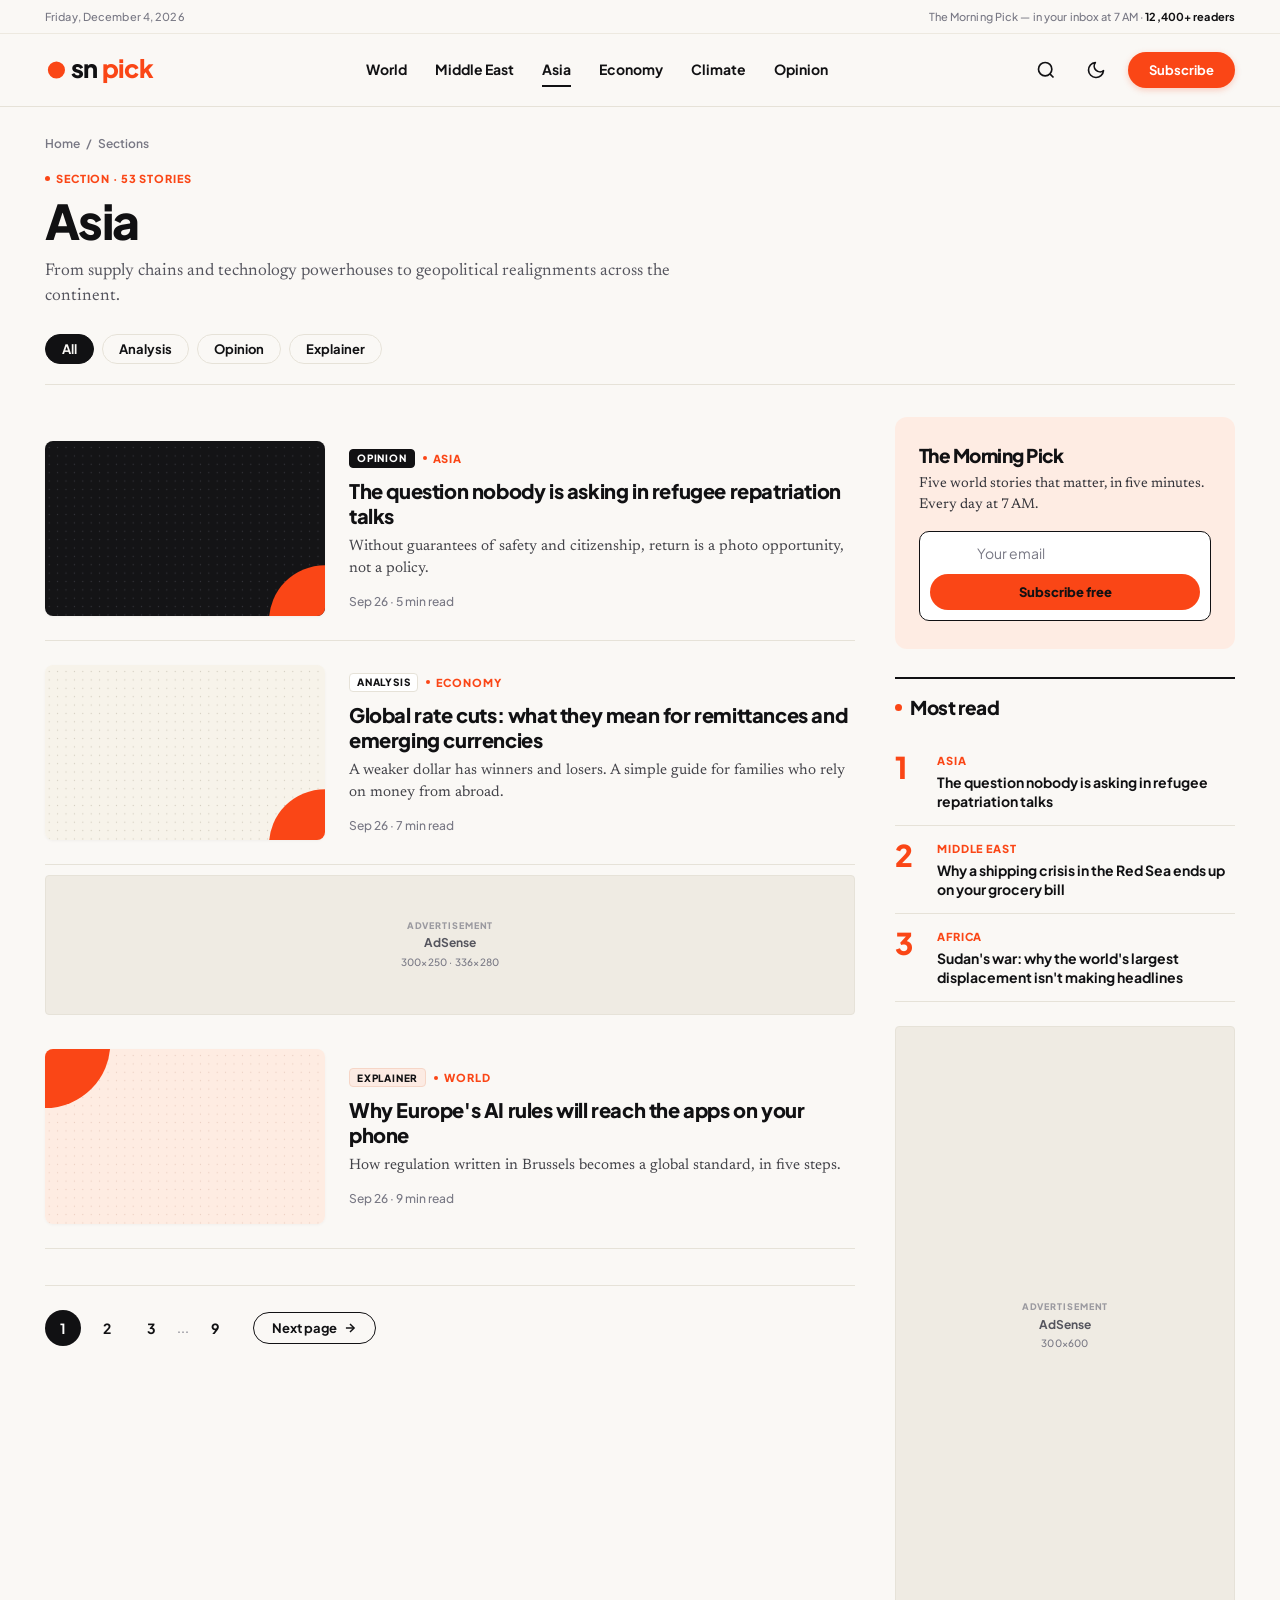
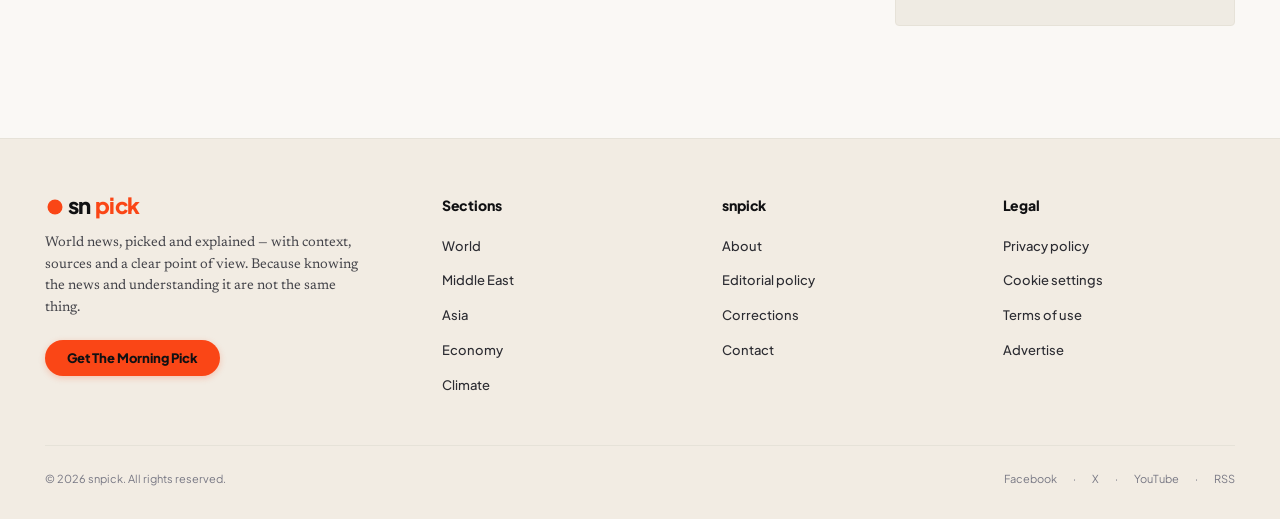
<file: asia.html>
<!DOCTYPE html>
<html lang="en" data-theme="light">
<head>
  <meta charset="UTF-8">
  <meta name="viewport" content="width=device-width, initial-scale=1.0">
  <title>Asia Stories & Regional Analysis — snpick</title>
  <meta name="description" content="Geopolitics, supply chains, trade corridors, and civil society developments across Asia.">
  <link rel="icon" type="image/svg+xml" href="assets/images/logo.svg">
  <link rel="stylesheet" href="css/style.css">
  <link rel="stylesheet" href="css/components.css">
</head>
<body>

  <!-- Top Bar -->
  <aside class="top-bar">
    <div class="container top-bar-inner">
      <div id="live-date">Saturday, September 26, 2026</div>
      <div class="top-bar-notice">
        The Morning Pick — in your inbox at 7 AM · <strong>12,400+ readers</strong>
      </div>
    </div>
  </aside>

  <!-- Site Navigation Header -->
  <header class="site-header">
    <div class="container header-inner">
      <a href="index.html" class="header-brand" aria-label="snpick Home">
        <svg class="brand-logo-svg" viewBox="0 0 210 56" fill="none">
          <circle cx="20" cy="28" r="15" fill="#FA4616" />
          <text x="46" y="42" font-family="'Plus Jakarta Sans', sans-serif" font-size="44" font-weight="900" letter-spacing="-1.5px" fill="currentColor">sn</text>
          <text x="100" y="42" font-family="'Plus Jakarta Sans', sans-serif" font-size="44" font-weight="900" letter-spacing="-1.5px" fill="#FA4616">pick</text>
        </svg>
      </a>

      <!-- Desktop Nav Links with Active State on Asia -->
      <nav class="main-nav" aria-label="Primary Navigation">
        <a href="world.html" class="nav-link">World</a>
        <a href="section.html" class="nav-link">Middle East</a>
        <a href="asia.html" class="nav-link active">Asia</a>
        <a href="economy.html" class="nav-link">Economy</a>
        <a href="climate.html" class="nav-link">Climate</a>
        <a href="opinion.html" class="nav-link">Opinion</a>
      </nav>

      <div class="header-actions">
        <button class="btn-icon search-open-btn" aria-label="Search articles (Ctrl+K)" title="Search (Ctrl + K)">
          <svg width="20" height="20" viewBox="0 0 24 24" fill="none" stroke="currentColor" stroke-width="2">
            <circle cx="11" cy="11" r="8"></circle>
            <line x1="21" y1="21" x2="16.65" y2="16.65"></line>
          </svg>
        </button>

        <button class="btn-icon theme-toggle-btn" aria-label="Toggle dark/light mode" title="Toggle theme">
          <span class="theme-icon">
            <svg width="20" height="20" viewBox="0 0 24 24" fill="none" stroke="currentColor" stroke-width="2">
              <path d="M21 12.79A9 9 0 1 1 11.21 3 7 7 0 0 0 21 12.79z"></path>
            </svg>
          </span>
        </button>

        <a href="#newsletter-side" class="btn-subscribe">Subscribe</a>

        <button class="btn-icon menu-toggle" aria-label="Open navigation menu">
          <svg width="24" height="24" viewBox="0 0 24 24" fill="none" stroke="currentColor" stroke-width="2">
            <line x1="3" y1="12" x2="21" y2="12"></line>
            <line x1="3" y1="6" x2="21" y2="6"></line>
            <line x1="3" y1="18" x2="21" y2="18"></line>
          </svg>
        </button>
      </div>
    </div>
  </header>

  <!-- Mobile Navigation Drawer -->
  <div id="mobile-drawer" class="mobile-nav-drawer" aria-hidden="true">
    <button id="mobile-close-btn" class="btn-icon" style="position: absolute; top: 20px; right: 20px;" aria-label="Close menu">
      <svg width="24" height="24" viewBox="0 0 24 24" fill="none" stroke="currentColor" stroke-width="2">
        <line x1="18" y1="6" x2="6" y2="18"></line>
        <line x1="6" y1="6" x2="18" y2="18"></line>
      </svg>
    </button>
    <div class="mobile-nav-links">
      <a href="world.html" class="mobile-nav-link">World</a>
      <a href="section.html" class="mobile-nav-link">Middle East</a>
      <a href="asia.html" class="mobile-nav-link active">Asia</a>
      <a href="economy.html" class="mobile-nav-link">Economy</a>
      <a href="climate.html" class="mobile-nav-link">Climate</a>
      <a href="opinion.html" class="mobile-nav-link">Opinion</a>
    </div>
  </div>

  <main class="container">
    <!-- Section Header Banner -->
    <section class="section-header-banner">
      <nav class="breadcrumbs" aria-label="Breadcrumb">
        <a href="index.html">Home</a>
        <span>/</span>
        <a href="asia.html">Sections</a>
      </nav>

      <div class="section-story-count">Section · 53 Stories</div>
      <h1 class="section-big-title">Asia</h1>
      <p class="section-description">
        From supply chains and technology powerhouses to geopolitical realignments across the continent.
      </p>

      <!-- Category Filter Tabs -->
      <div class="filter-tabs" role="tablist" aria-label="Filter stories by type">
        <button class="filter-btn active" data-filter="all" role="tab">All</button>
        <button class="filter-btn" data-filter="analysis" role="tab">Analysis</button>
        <button class="filter-btn" data-filter="opinion" role="tab">Opinion</button>
        <button class="filter-btn" data-filter="explainer" role="tab">Explainer</button>
      </div>
    </section>

    <!-- Main Layout: Stream + Sidebar -->
    <div class="category-stream-layout">
      <!-- Story Stream List -->
      <div class="stream-list">
        <!-- Item 1: Opinion -->
        <article class="stream-item" data-type="opinion">
          <a href="article.html?id=refugee-repatriation" class="stream-thumb">
            <img src="assets/images/graphic-sudan.svg" alt="Refugee repatriation" width="600" height="400">
          </a>
          <div class="stream-content">
            <div class="card-tag-row">
              <span class="type-pill">OPINION</span>
              <span class="category-tag-name">ASIA</span>
            </div>
            <h2 class="card-title">
              <a href="article.html?id=refugee-repatriation">The question nobody is asking in refugee repatriation talks</a>
            </h2>
            <p class="card-excerpt">
              Without guarantees of safety and citizenship, return is a photo opportunity, not a policy.
            </p>
            <div class="card-meta">Sep 26 · 5 min read</div>
          </div>
        </article>

        <!-- Item 2: Analysis -->
        <article class="stream-item" data-type="analysis">
          <a href="article.html?id=global-rate-cuts" class="stream-thumb">
            <img src="assets/images/graphic-ratecuts.svg" alt="Asian currency impacts" width="600" height="400">
          </a>
          <div class="stream-content">
            <div class="card-tag-row">
              <span class="type-pill">ANALYSIS</span>
              <span class="category-tag-name">ECONOMY</span>
            </div>
            <h2 class="card-title">
              <a href="article.html?id=global-rate-cuts">Global rate cuts: what they mean for remittances and emerging currencies</a>
            </h2>
            <p class="card-excerpt">
              A weaker dollar has winners and losers. A simple guide for families who rely on money from abroad.
            </p>
            <div class="card-meta">Sep 26 · 7 min read</div>
          </div>
        </article>

        <!-- In-Stream Ad Slot -->
        <div class="ad-slot" style="min-height: 140px; margin: 10px 0;" role="complementary" aria-label="Stream Advertisement">
          <span class="ad-label">Advertisement</span>
          <span class="ad-brand">AdSense</span>
          <span class="ad-dimensions">300×250 · 336×280</span>
        </div>

        <!-- Item 3: Explainer -->
        <article class="stream-item" data-type="explainer">
          <a href="article.html?id=europe-ai-rules" class="stream-thumb">
            <img src="assets/images/graphic-ai.svg" alt="Semiconductor and AI policies" width="600" height="400">
          </a>
          <div class="stream-content">
            <div class="card-tag-row">
              <span class="type-pill">EXPLAINER</span>
              <span class="category-tag-name">WORLD</span>
            </div>
            <h2 class="card-title">
              <a href="article.html?id=europe-ai-rules">Why Europe's AI rules will reach the apps on your phone</a>
            </h2>
            <p class="card-excerpt">
              How regulation written in Brussels becomes a global standard, in five steps.
            </p>
            <div class="card-meta">Sep 26 · 9 min read</div>
          </div>
        </article>

        <!-- Pagination -->
        <nav class="pagination-wrap" aria-label="Stories pagination">
          <button class="page-btn active" aria-current="page">1</button>
          <button class="page-btn">2</button>
          <button class="page-btn">3</button>
          <span style="color: var(--text-muted); font-size: 0.875rem;">...</span>
          <button class="page-btn">9</button>
          <button class="page-next-btn">
            Next page
            <svg width="14" height="14" viewBox="0 0 24 24" fill="none" stroke="currentColor" stroke-width="2.5">
              <line x1="5" y1="12" x2="19" y2="12"></line>
              <polyline points="12 5 19 12 12 19"></polyline>
            </svg>
          </button>
        </nav>
      </div>

      <!-- Right Sidebar -->
      <aside class="section-sidebar" aria-label="Section sidebar">
        <div id="newsletter-side" class="sidebar-newsletter">
          <div class="newsletter-heading">The Morning Pick</div>
          <p class="newsletter-sub">Five world stories that matter, in five minutes. Every day at 7 AM.</p>
          <form class="newsletter-form newsletter-form-element">
            <input type="email" class="newsletter-input" placeholder="Your email" required aria-label="Email address">
            <button type="submit" class="newsletter-btn">Subscribe free</button>
          </form>
        </div>

        <h3 class="most-read-header">Most read</h3>
        <div class="most-read-list">
          <article class="most-read-item">
            <span class="most-read-num">1</span>
            <div class="most-read-body">
              <span class="most-read-tag">Asia</span>
              <h4 class="most-read-title">
                <a href="article.html?id=refugee-repatriation">The question nobody is asking in refugee repatriation talks</a>
              </h4>
            </div>
          </article>

          <article class="most-read-item">
            <span class="most-read-num">2</span>
            <div class="most-read-body">
              <span class="most-read-tag">Middle East</span>
              <h4 class="most-read-title">
                <a href="article.html">Why a shipping crisis in the Red Sea ends up on your grocery bill</a>
              </h4>
            </div>
          </article>

          <article class="most-read-item">
            <span class="most-read-num">3</span>
            <div class="most-read-body">
              <span class="most-read-tag">Africa</span>
              <h4 class="most-read-title">
                <a href="article.html?id=sudan-displacement">Sudan's war: why the world's largest displacement isn't making headlines</a>
              </h4>
            </div>
          </article>
        </div>

        <div class="ad-slot ad-halfpage" role="complementary" aria-label="Sidebar Ad">
          <span class="ad-label">Advertisement</span>
          <span class="ad-brand">AdSense</span>
          <span class="ad-dimensions">300×600</span>
        </div>
      </aside>
    </div>
  </main>

  <!-- Site Footer -->
  <footer class="site-footer">
    <div class="container">
      <div class="footer-top">
        <div class="footer-brand-col">
          <a href="index.html" class="header-brand" aria-label="snpick Home">
            <svg class="brand-logo-svg" viewBox="0 0 210 56" fill="none">
              <circle cx="20" cy="28" r="15" fill="#FA4616" />
              <text x="46" y="42" font-family="'Plus Jakarta Sans', sans-serif" font-size="44" font-weight="900" letter-spacing="-1.5px" fill="currentColor">sn</text>
              <text x="100" y="42" font-family="'Plus Jakarta Sans', sans-serif" font-size="44" font-weight="900" letter-spacing="-1.5px" fill="#FA4616">pick</text>
            </svg>
          </a>
          <p class="footer-desc">
            World news, picked and explained — with context, sources and a clear point of view. Because knowing the news and understanding it are not the same thing.
          </p>
          <a href="index.html#newsletter" class="btn-subscribe">Get The Morning Pick</a>
        </div>

        <div>
          <h4 class="footer-heading">Sections</h4>
          <ul class="footer-links">
            <li><a href="world.html" class="footer-link">World</a></li>
            <li><a href="section.html" class="footer-link">Middle East</a></li>
            <li><a href="asia.html" class="footer-link">Asia</a></li>
            <li><a href="economy.html" class="footer-link">Economy</a></li>
            <li><a href="climate.html" class="footer-link">Climate</a></li>
          </ul>
        </div>

        <div>
          <h4 class="footer-heading">snpick</h4>
          <ul class="footer-links">
            <li><a href="about.html" class="footer-link">About</a></li>
            <li><a href="about.html" class="footer-link">Editorial policy</a></li>
            <li><a href="about.html" class="footer-link">Corrections</a></li>
            <li><a href="about.html" class="footer-link">Contact</a></li>
          </ul>
        </div>

        <div>
          <h4 class="footer-heading">Legal</h4>
          <ul class="footer-links">
            <li><a href="#" class="footer-link">Privacy policy</a></li>
            <li><a href="#" class="footer-link">Cookie settings</a></li>
            <li><a href="#" class="footer-link">Terms of use</a></li>
            <li><a href="#" class="footer-link">Advertise</a></li>
          </ul>
        </div>
      </div>

      <div class="footer-bottom">
        <div>© 2026 snpick. All rights reserved.</div>
        <div class="footer-social-links">
          <a href="#" class="footer-social-link">Facebook</a>
          <span>·</span>
          <a href="#" class="footer-social-link">X</a>
          <span>·</span>
          <a href="#" class="footer-social-link">YouTube</a>
          <span>·</span>
          <a href="#" class="footer-social-link">RSS</a>
        </div>
      </div>
    </div>
  </footer>

  <!-- Search Modal -->
  <div id="search-modal" class="search-modal" role="dialog" aria-modal="true" aria-label="Search stories">
    <div class="search-modal-box">
      <div class="search-input-wrap">
        <svg width="20" height="20" viewBox="0 0 24 24" fill="none" stroke="currentColor" stroke-width="2">
          <circle cx="11" cy="11" r="8"></circle>
          <line x1="21" y1="21" x2="16.65" y2="16.65"></line>
        </svg>
        <input type="text" id="search-input" class="search-input" placeholder="Search stories, topics, authors..." autocomplete="off">
        <button id="search-close-btn" class="btn-icon" aria-label="Close search">
          <svg width="20" height="20" viewBox="0 0 24 24" fill="none" stroke="currentColor" stroke-width="2">
            <line x1="18" y1="6" x2="6" y2="18"></line>
            <line x1="6" y1="6" x2="18" y2="18"></line>
          </svg>
        </button>
      </div>
      <div id="search-results" class="search-results"></div>
    </div>
  </div>

  <script src="js/data.js"></script>
  <script src="js/main.js"></script>
</body>
</html>
</file>
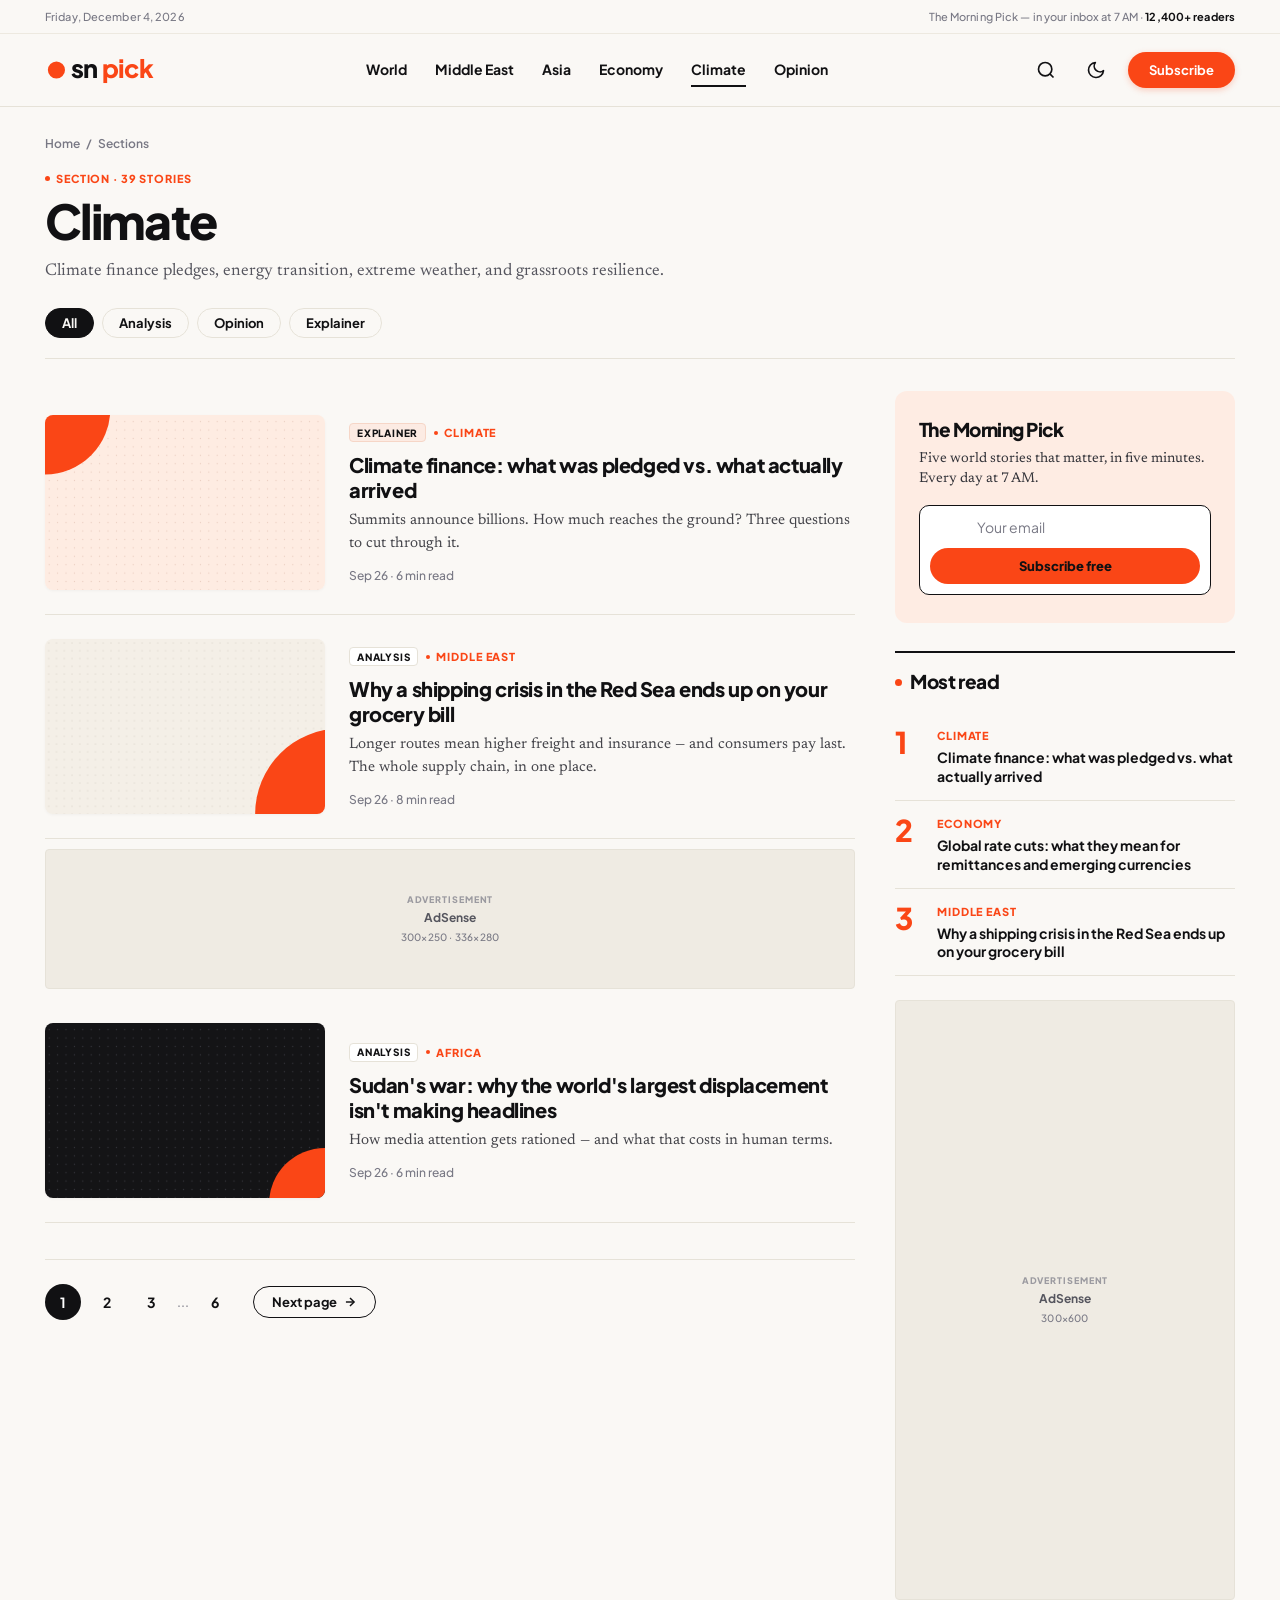
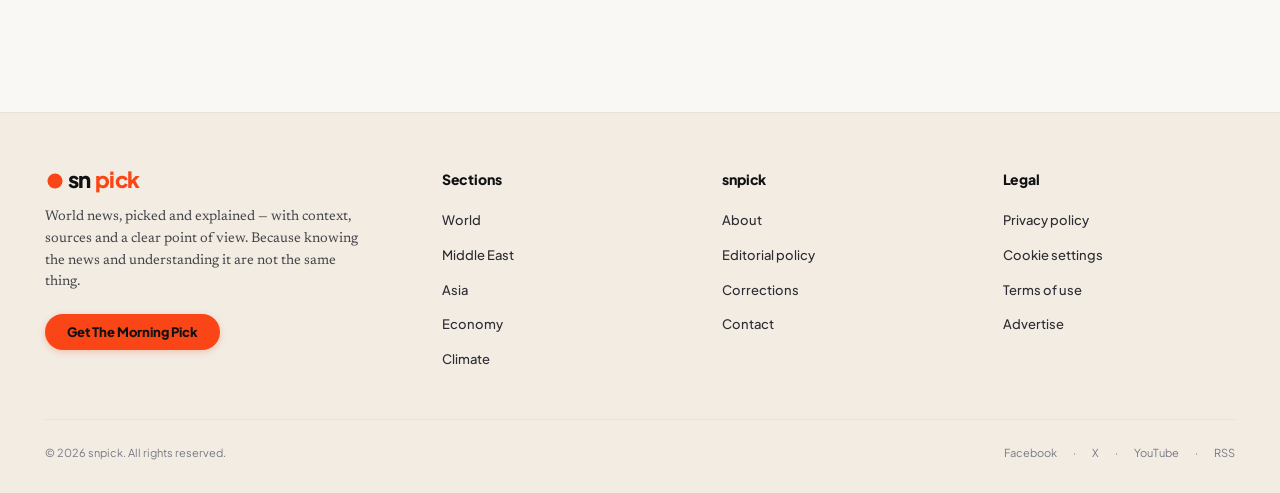
<file: climate.html>
<!DOCTYPE html>
<html lang="en" data-theme="light">
<head>
  <meta charset="UTF-8">
  <meta name="viewport" content="width=device-width, initial-scale=1.0">
  <title>Climate Stories & Environmental Analysis — snpick</title>
  <meta name="description" content="Climate finance, energy transition, COP summits, and grassroots ecological adaptation.">
  <link rel="icon" type="image/svg+xml" href="assets/images/logo.svg">
  <link rel="stylesheet" href="css/style.css">
  <link rel="stylesheet" href="css/components.css">
</head>
<body>

  <!-- Top Bar -->
  <aside class="top-bar">
    <div class="container top-bar-inner">
      <div id="live-date">Saturday, September 26, 2026</div>
      <div class="top-bar-notice">
        The Morning Pick — in your inbox at 7 AM · <strong>12,400+ readers</strong>
      </div>
    </div>
  </aside>

  <!-- Site Navigation Header -->
  <header class="site-header">
    <div class="container header-inner">
      <a href="index.html" class="header-brand" aria-label="snpick Home">
        <svg class="brand-logo-svg" viewBox="0 0 210 56" fill="none">
          <circle cx="20" cy="28" r="15" fill="#FA4616" />
          <text x="46" y="42" font-family="'Plus Jakarta Sans', sans-serif" font-size="44" font-weight="900" letter-spacing="-1.5px" fill="currentColor">sn</text>
          <text x="100" y="42" font-family="'Plus Jakarta Sans', sans-serif" font-size="44" font-weight="900" letter-spacing="-1.5px" fill="#FA4616">pick</text>
        </svg>
      </a>

      <!-- Desktop Nav Links with Active State on Climate -->
      <nav class="main-nav" aria-label="Primary Navigation">
        <a href="world.html" class="nav-link">World</a>
        <a href="section.html" class="nav-link">Middle East</a>
        <a href="asia.html" class="nav-link">Asia</a>
        <a href="economy.html" class="nav-link">Economy</a>
        <a href="climate.html" class="nav-link active">Climate</a>
        <a href="opinion.html" class="nav-link">Opinion</a>
      </nav>

      <div class="header-actions">
        <button class="btn-icon search-open-btn" aria-label="Search articles (Ctrl+K)" title="Search (Ctrl + K)">
          <svg width="20" height="20" viewBox="0 0 24 24" fill="none" stroke="currentColor" stroke-width="2">
            <circle cx="11" cy="11" r="8"></circle>
            <line x1="21" y1="21" x2="16.65" y2="16.65"></line>
          </svg>
        </button>

        <button class="btn-icon theme-toggle-btn" aria-label="Toggle dark/light mode" title="Toggle theme">
          <span class="theme-icon">
            <svg width="20" height="20" viewBox="0 0 24 24" fill="none" stroke="currentColor" stroke-width="2">
              <path d="M21 12.79A9 9 0 1 1 11.21 3 7 7 0 0 0 21 12.79z"></path>
            </svg>
          </span>
        </button>

        <a href="#newsletter-side" class="btn-subscribe">Subscribe</a>

        <button class="btn-icon menu-toggle" aria-label="Open navigation menu">
          <svg width="24" height="24" viewBox="0 0 24 24" fill="none" stroke="currentColor" stroke-width="2">
            <line x1="3" y1="12" x2="21" y2="12"></line>
            <line x1="3" y1="6" x2="21" y2="6"></line>
            <line x1="3" y1="18" x2="21" y2="18"></line>
          </svg>
        </button>
      </div>
    </div>
  </header>

  <!-- Mobile Navigation Drawer -->
  <div id="mobile-drawer" class="mobile-nav-drawer" aria-hidden="true">
    <button id="mobile-close-btn" class="btn-icon" style="position: absolute; top: 20px; right: 20px;" aria-label="Close menu">
      <svg width="24" height="24" viewBox="0 0 24 24" fill="none" stroke="currentColor" stroke-width="2">
        <line x1="18" y1="6" x2="6" y2="18"></line>
        <line x1="6" y1="6" x2="18" y2="18"></line>
      </svg>
    </button>
    <div class="mobile-nav-links">
      <a href="world.html" class="mobile-nav-link">World</a>
      <a href="section.html" class="mobile-nav-link">Middle East</a>
      <a href="asia.html" class="mobile-nav-link">Asia</a>
      <a href="economy.html" class="mobile-nav-link">Economy</a>
      <a href="climate.html" class="mobile-nav-link active">Climate</a>
      <a href="opinion.html" class="mobile-nav-link">Opinion</a>
    </div>
  </div>

  <main class="container">
    <!-- Section Header Banner -->
    <section class="section-header-banner">
      <nav class="breadcrumbs" aria-label="Breadcrumb">
        <a href="index.html">Home</a>
        <span>/</span>
        <a href="climate.html">Sections</a>
      </nav>

      <div class="section-story-count">Section · 39 Stories</div>
      <h1 class="section-big-title">Climate</h1>
      <p class="section-description">
        Climate finance pledges, energy transition, extreme weather, and grassroots resilience.
      </p>

      <!-- Category Filter Tabs -->
      <div class="filter-tabs" role="tablist" aria-label="Filter stories by type">
        <button class="filter-btn active" data-filter="all" role="tab">All</button>
        <button class="filter-btn" data-filter="analysis" role="tab">Analysis</button>
        <button class="filter-btn" data-filter="opinion" role="tab">Opinion</button>
        <button class="filter-btn" data-filter="explainer" role="tab">Explainer</button>
      </div>
    </section>

    <!-- Main Layout: Stream + Sidebar -->
    <div class="category-stream-layout">
      <!-- Story Stream List -->
      <div class="stream-list">
        <!-- Item 1: Explainer -->
        <article class="stream-item" data-type="explainer">
          <a href="article.html?id=climate-finance" class="stream-thumb">
            <img src="assets/images/graphic-climate.svg" alt="Climate finance pledges" width="600" height="400">
          </a>
          <div class="stream-content">
            <div class="card-tag-row">
              <span class="type-pill">EXPLAINER</span>
              <span class="category-tag-name">CLIMATE</span>
            </div>
            <h2 class="card-title">
              <a href="article.html?id=climate-finance">Climate finance: what was pledged vs. what actually arrived</a>
            </h2>
            <p class="card-excerpt">
              Summits announce billions. How much reaches the ground? Three questions to cut through it.
            </p>
            <div class="card-meta">Sep 26 · 6 min read</div>
          </div>
        </article>

        <!-- Item 2: Analysis -->
        <article class="stream-item" data-type="analysis">
          <a href="article.html" class="stream-thumb">
            <img src="assets/images/graphic-redsea.svg" alt="Red Sea maritime impact" width="600" height="400">
          </a>
          <div class="stream-content">
            <div class="card-tag-row">
              <span class="type-pill">ANALYSIS</span>
              <span class="category-tag-name">MIDDLE EAST</span>
            </div>
            <h2 class="card-title">
              <a href="article.html">Why a shipping crisis in the Red Sea ends up on your grocery bill</a>
            </h2>
            <p class="card-excerpt">
              Longer routes mean higher freight and insurance — and consumers pay last. The whole supply chain, in one place.
            </p>
            <div class="card-meta">Sep 26 · 8 min read</div>
          </div>
        </article>

        <!-- In-Stream Ad Slot -->
        <div class="ad-slot" style="min-height: 140px; margin: 10px 0;" role="complementary" aria-label="Stream Advertisement">
          <span class="ad-label">Advertisement</span>
          <span class="ad-brand">AdSense</span>
          <span class="ad-dimensions">300×250 · 336×280</span>
        </div>

        <!-- Item 3: Analysis -->
        <article class="stream-item" data-type="analysis">
          <a href="article.html?id=sudan-displacement" class="stream-thumb">
            <img src="assets/images/graphic-sudan.svg" alt="Climate displacement" width="600" height="400">
          </a>
          <div class="stream-content">
            <div class="card-tag-row">
              <span class="type-pill">ANALYSIS</span>
              <span class="category-tag-name">AFRICA</span>
            </div>
            <h2 class="card-title">
              <a href="article.html?id=sudan-displacement">Sudan's war: why the world's largest displacement isn't making headlines</a>
            </h2>
            <p class="card-excerpt">
              How media attention gets rationed — and what that costs in human terms.
            </p>
            <div class="card-meta">Sep 26 · 6 min read</div>
          </div>
        </article>

        <!-- Pagination -->
        <nav class="pagination-wrap" aria-label="Stories pagination">
          <button class="page-btn active" aria-current="page">1</button>
          <button class="page-btn">2</button>
          <button class="page-btn">3</button>
          <span style="color: var(--text-muted); font-size: 0.875rem;">...</span>
          <button class="page-btn">6</button>
          <button class="page-next-btn">
            Next page
            <svg width="14" height="14" viewBox="0 0 24 24" fill="none" stroke="currentColor" stroke-width="2.5">
              <line x1="5" y1="12" x2="19" y2="12"></line>
              <polyline points="12 5 19 12 12 19"></polyline>
            </svg>
          </button>
        </nav>
      </div>

      <!-- Right Sidebar -->
      <aside class="section-sidebar" aria-label="Section sidebar">
        <div id="newsletter-side" class="sidebar-newsletter">
          <div class="newsletter-heading">The Morning Pick</div>
          <p class="newsletter-sub">Five world stories that matter, in five minutes. Every day at 7 AM.</p>
          <form class="newsletter-form newsletter-form-element">
            <input type="email" class="newsletter-input" placeholder="Your email" required aria-label="Email address">
            <button type="submit" class="newsletter-btn">Subscribe free</button>
          </form>
        </div>

        <h3 class="most-read-header">Most read</h3>
        <div class="most-read-list">
          <article class="most-read-item">
            <span class="most-read-num">1</span>
            <div class="most-read-body">
              <span class="most-read-tag">Climate</span>
              <h4 class="most-read-title">
                <a href="article.html?id=climate-finance">Climate finance: what was pledged vs. what actually arrived</a>
              </h4>
            </div>
          </article>

          <article class="most-read-item">
            <span class="most-read-num">2</span>
            <div class="most-read-body">
              <span class="most-read-tag">Economy</span>
              <h4 class="most-read-title">
                <a href="article.html?id=global-rate-cuts">Global rate cuts: what they mean for remittances and emerging currencies</a>
              </h4>
            </div>
          </article>

          <article class="most-read-item">
            <span class="most-read-num">3</span>
            <div class="most-read-body">
              <span class="most-read-tag">Middle East</span>
              <h4 class="most-read-title">
                <a href="article.html">Why a shipping crisis in the Red Sea ends up on your grocery bill</a>
              </h4>
            </div>
          </article>
        </div>

        <div class="ad-slot ad-halfpage" role="complementary" aria-label="Sidebar Ad">
          <span class="ad-label">Advertisement</span>
          <span class="ad-brand">AdSense</span>
          <span class="ad-dimensions">300×600</span>
        </div>
      </aside>
    </div>
  </main>

  <!-- Site Footer -->
  <footer class="site-footer">
    <div class="container">
      <div class="footer-top">
        <div class="footer-brand-col">
          <a href="index.html" class="header-brand" aria-label="snpick Home">
            <svg class="brand-logo-svg" viewBox="0 0 210 56" fill="none">
              <circle cx="20" cy="28" r="15" fill="#FA4616" />
              <text x="46" y="42" font-family="'Plus Jakarta Sans', sans-serif" font-size="44" font-weight="900" letter-spacing="-1.5px" fill="currentColor">sn</text>
              <text x="100" y="42" font-family="'Plus Jakarta Sans', sans-serif" font-size="44" font-weight="900" letter-spacing="-1.5px" fill="#FA4616">pick</text>
            </svg>
          </a>
          <p class="footer-desc">
            World news, picked and explained — with context, sources and a clear point of view. Because knowing the news and understanding it are not the same thing.
          </p>
          <a href="index.html#newsletter" class="btn-subscribe">Get The Morning Pick</a>
        </div>

        <div>
          <h4 class="footer-heading">Sections</h4>
          <ul class="footer-links">
            <li><a href="world.html" class="footer-link">World</a></li>
            <li><a href="section.html" class="footer-link">Middle East</a></li>
            <li><a href="asia.html" class="footer-link">Asia</a></li>
            <li><a href="economy.html" class="footer-link">Economy</a></li>
            <li><a href="climate.html" class="footer-link">Climate</a></li>
          </ul>
        </div>

        <div>
          <h4 class="footer-heading">snpick</h4>
          <ul class="footer-links">
            <li><a href="about.html" class="footer-link">About</a></li>
            <li><a href="about.html" class="footer-link">Editorial policy</a></li>
            <li><a href="about.html" class="footer-link">Corrections</a></li>
            <li><a href="about.html" class="footer-link">Contact</a></li>
          </ul>
        </div>

        <div>
          <h4 class="footer-heading">Legal</h4>
          <ul class="footer-links">
            <li><a href="#" class="footer-link">Privacy policy</a></li>
            <li><a href="#" class="footer-link">Cookie settings</a></li>
            <li><a href="#" class="footer-link">Terms of use</a></li>
            <li><a href="#" class="footer-link">Advertise</a></li>
          </ul>
        </div>
      </div>

      <div class="footer-bottom">
        <div>© 2026 snpick. All rights reserved.</div>
        <div class="footer-social-links">
          <a href="#" class="footer-social-link">Facebook</a>
          <span>·</span>
          <a href="#" class="footer-social-link">X</a>
          <span>·</span>
          <a href="#" class="footer-social-link">YouTube</a>
          <span>·</span>
          <a href="#" class="footer-social-link">RSS</a>
        </div>
      </div>
    </div>
  </footer>

  <!-- Search Modal -->
  <div id="search-modal" class="search-modal" role="dialog" aria-modal="true" aria-label="Search stories">
    <div class="search-modal-box">
      <div class="search-input-wrap">
        <svg width="20" height="20" viewBox="0 0 24 24" fill="none" stroke="currentColor" stroke-width="2">
          <circle cx="11" cy="11" r="8"></circle>
          <line x1="21" y1="21" x2="16.65" y2="16.65"></line>
        </svg>
        <input type="text" id="search-input" class="search-input" placeholder="Search stories, topics, authors..." autocomplete="off">
        <button id="search-close-btn" class="btn-icon" aria-label="Close search">
          <svg width="20" height="20" viewBox="0 0 24 24" fill="none" stroke="currentColor" stroke-width="2">
            <line x1="18" y1="6" x2="6" y2="18"></line>
            <line x1="6" y1="6" x2="18" y2="18"></line>
          </svg>
        </button>
      </div>
      <div id="search-results" class="search-results"></div>
    </div>
  </div>

  <script src="js/data.js"></script>
  <script src="js/main.js"></script>
</body>
</html>
</file>
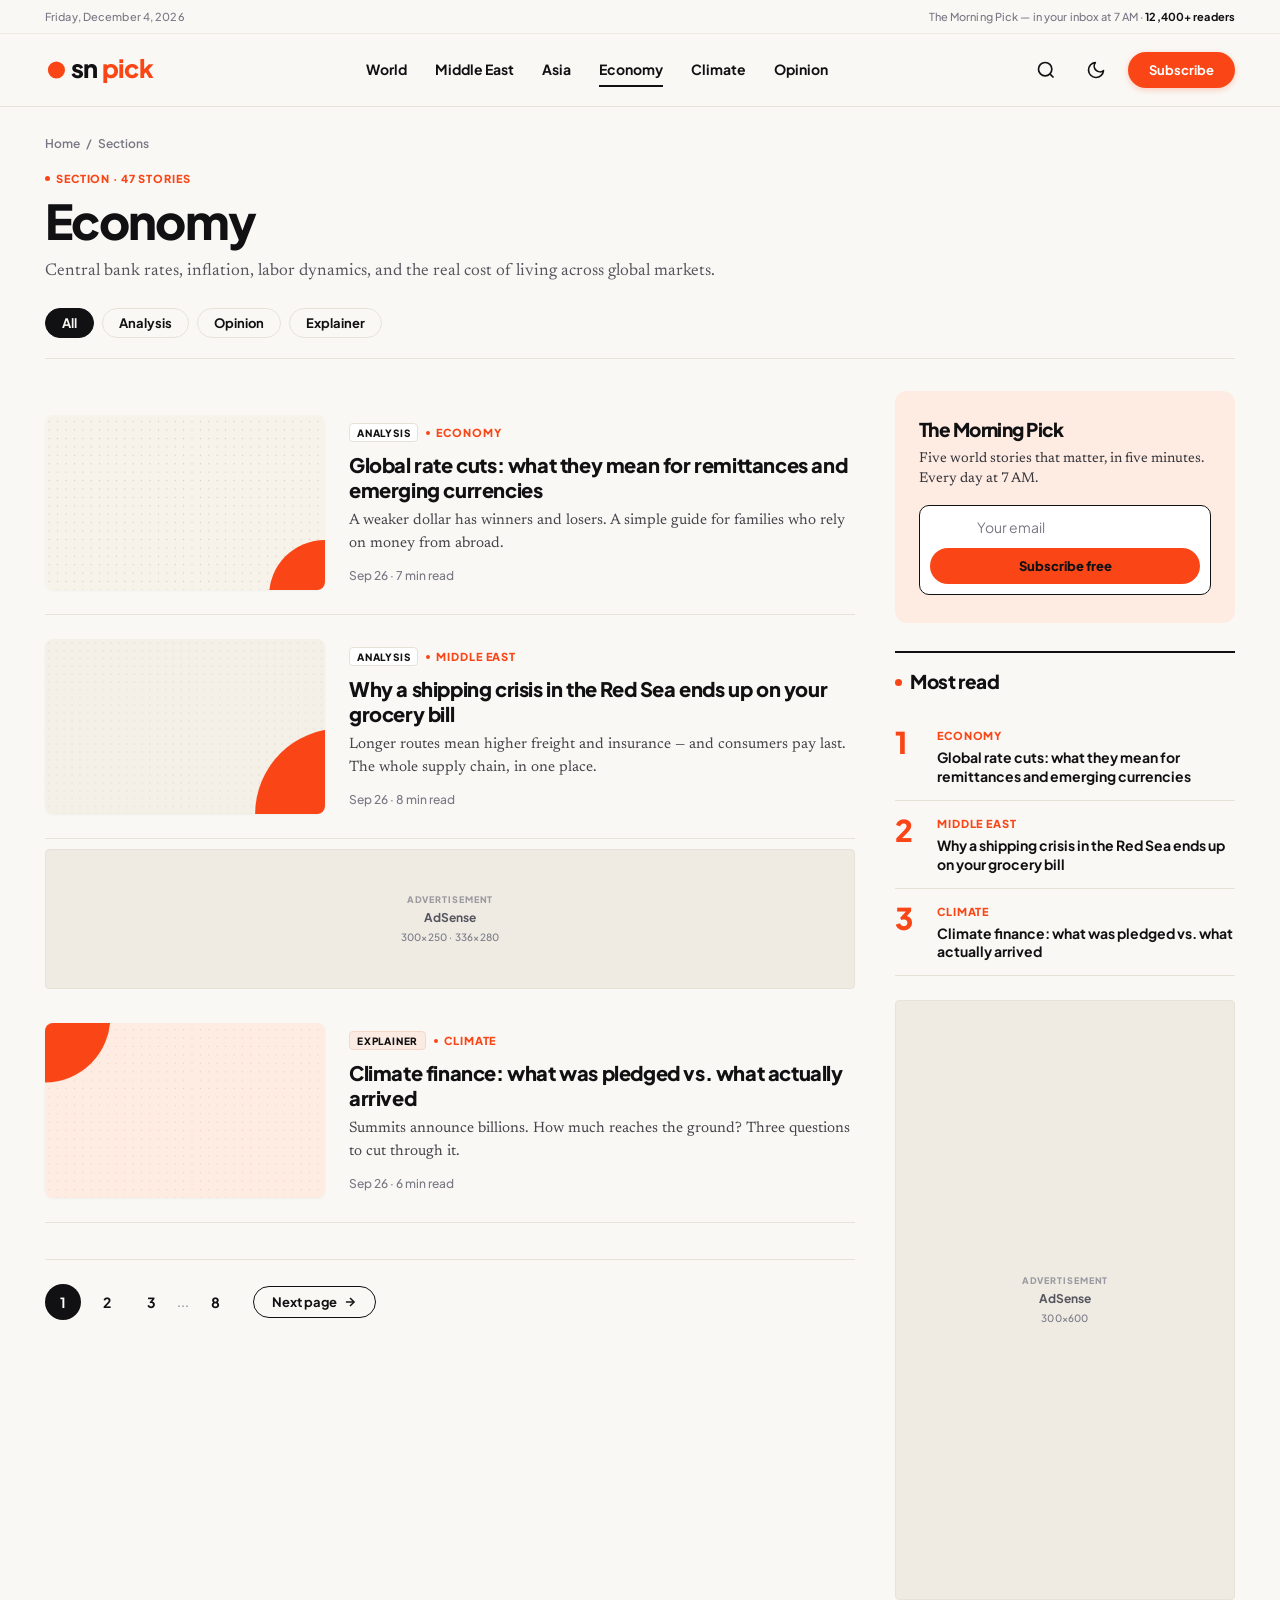
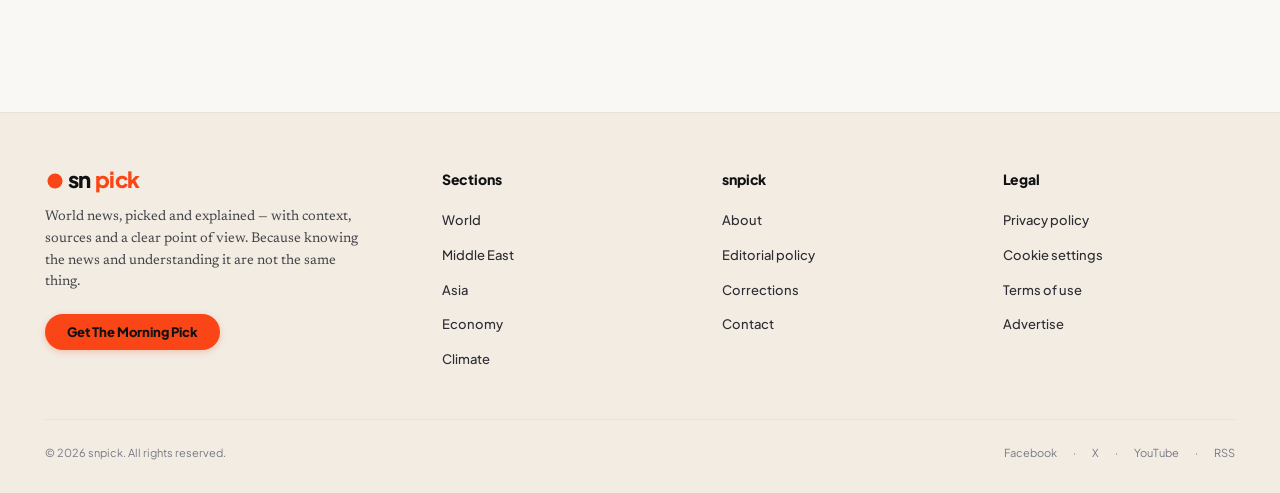
<file: economy.html>
<!DOCTYPE html>
<html lang="en" data-theme="light">
<head>
  <meta charset="UTF-8">
  <meta name="viewport" content="width=device-width, initial-scale=1.0">
  <title>Economy Stories & Financial Analysis — snpick</title>
  <meta name="description" content="Central bank rates, inflation, labor dynamics, and the real cost of living across global markets.">
  <link rel="icon" type="image/svg+xml" href="assets/images/logo.svg">
  <link rel="stylesheet" href="css/style.css">
  <link rel="stylesheet" href="css/components.css">
</head>
<body>

  <!-- Top Bar -->
  <aside class="top-bar">
    <div class="container top-bar-inner">
      <div id="live-date">Saturday, September 26, 2026</div>
      <div class="top-bar-notice">
        The Morning Pick — in your inbox at 7 AM · <strong>12,400+ readers</strong>
      </div>
    </div>
  </aside>

  <!-- Site Navigation Header -->
  <header class="site-header">
    <div class="container header-inner">
      <a href="index.html" class="header-brand" aria-label="snpick Home">
        <svg class="brand-logo-svg" viewBox="0 0 210 56" fill="none">
          <circle cx="20" cy="28" r="15" fill="#FA4616" />
          <text x="46" y="42" font-family="'Plus Jakarta Sans', sans-serif" font-size="44" font-weight="900" letter-spacing="-1.5px" fill="currentColor">sn</text>
          <text x="100" y="42" font-family="'Plus Jakarta Sans', sans-serif" font-size="44" font-weight="900" letter-spacing="-1.5px" fill="#FA4616">pick</text>
        </svg>
      </a>

      <!-- Desktop Nav Links with Active State on Economy -->
      <nav class="main-nav" aria-label="Primary Navigation">
        <a href="world.html" class="nav-link">World</a>
        <a href="section.html" class="nav-link">Middle East</a>
        <a href="asia.html" class="nav-link">Asia</a>
        <a href="economy.html" class="nav-link active">Economy</a>
        <a href="climate.html" class="nav-link">Climate</a>
        <a href="opinion.html" class="nav-link">Opinion</a>
      </nav>

      <div class="header-actions">
        <button class="btn-icon search-open-btn" aria-label="Search articles (Ctrl+K)" title="Search (Ctrl + K)">
          <svg width="20" height="20" viewBox="0 0 24 24" fill="none" stroke="currentColor" stroke-width="2">
            <circle cx="11" cy="11" r="8"></circle>
            <line x1="21" y1="21" x2="16.65" y2="16.65"></line>
          </svg>
        </button>

        <button class="btn-icon theme-toggle-btn" aria-label="Toggle dark/light mode" title="Toggle theme">
          <span class="theme-icon">
            <svg width="20" height="20" viewBox="0 0 24 24" fill="none" stroke="currentColor" stroke-width="2">
              <path d="M21 12.79A9 9 0 1 1 11.21 3 7 7 0 0 0 21 12.79z"></path>
            </svg>
          </span>
        </button>

        <a href="#newsletter-side" class="btn-subscribe">Subscribe</a>

        <button class="btn-icon menu-toggle" aria-label="Open navigation menu">
          <svg width="24" height="24" viewBox="0 0 24 24" fill="none" stroke="currentColor" stroke-width="2">
            <line x1="3" y1="12" x2="21" y2="12"></line>
            <line x1="3" y1="6" x2="21" y2="6"></line>
            <line x1="3" y1="18" x2="21" y2="18"></line>
          </svg>
        </button>
      </div>
    </div>
  </header>

  <!-- Mobile Navigation Drawer -->
  <div id="mobile-drawer" class="mobile-nav-drawer" aria-hidden="true">
    <button id="mobile-close-btn" class="btn-icon" style="position: absolute; top: 20px; right: 20px;" aria-label="Close menu">
      <svg width="24" height="24" viewBox="0 0 24 24" fill="none" stroke="currentColor" stroke-width="2">
        <line x1="18" y1="6" x2="6" y2="18"></line>
        <line x1="6" y1="6" x2="18" y2="18"></line>
      </svg>
    </button>
    <div class="mobile-nav-links">
      <a href="world.html" class="mobile-nav-link">World</a>
      <a href="section.html" class="mobile-nav-link">Middle East</a>
      <a href="asia.html" class="mobile-nav-link">Asia</a>
      <a href="economy.html" class="mobile-nav-link active">Economy</a>
      <a href="climate.html" class="mobile-nav-link">Climate</a>
      <a href="opinion.html" class="mobile-nav-link">Opinion</a>
    </div>
  </div>

  <main class="container">
    <!-- Section Header Banner -->
    <section class="section-header-banner">
      <nav class="breadcrumbs" aria-label="Breadcrumb">
        <a href="index.html">Home</a>
        <span>/</span>
        <a href="economy.html">Sections</a>
      </nav>

      <div class="section-story-count">Section · 47 Stories</div>
      <h1 class="section-big-title">Economy</h1>
      <p class="section-description">
        Central bank rates, inflation, labor dynamics, and the real cost of living across global markets.
      </p>

      <!-- Category Filter Tabs -->
      <div class="filter-tabs" role="tablist" aria-label="Filter stories by type">
        <button class="filter-btn active" data-filter="all" role="tab">All</button>
        <button class="filter-btn" data-filter="analysis" role="tab">Analysis</button>
        <button class="filter-btn" data-filter="opinion" role="tab">Opinion</button>
        <button class="filter-btn" data-filter="explainer" role="tab">Explainer</button>
      </div>
    </section>

    <!-- Main Layout: Stream + Sidebar -->
    <div class="category-stream-layout">
      <!-- Story Stream List -->
      <div class="stream-list">
        <!-- Item 1: Analysis -->
        <article class="stream-item" data-type="analysis">
          <a href="article.html?id=global-rate-cuts" class="stream-thumb">
            <img src="assets/images/graphic-ratecuts.svg" alt="Global rate cuts" width="600" height="400">
          </a>
          <div class="stream-content">
            <div class="card-tag-row">
              <span class="type-pill">ANALYSIS</span>
              <span class="category-tag-name">ECONOMY</span>
            </div>
            <h2 class="card-title">
              <a href="article.html?id=global-rate-cuts">Global rate cuts: what they mean for remittances and emerging currencies</a>
            </h2>
            <p class="card-excerpt">
              A weaker dollar has winners and losers. A simple guide for families who rely on money from abroad.
            </p>
            <div class="card-meta">Sep 26 · 7 min read</div>
          </div>
        </article>

        <!-- Item 2: Analysis -->
        <article class="stream-item" data-type="analysis">
          <a href="article.html" class="stream-thumb">
            <img src="assets/images/graphic-redsea.svg" alt="Red Sea shipping grocery inflation" width="600" height="400">
          </a>
          <div class="stream-content">
            <div class="card-tag-row">
              <span class="type-pill">ANALYSIS</span>
              <span class="category-tag-name">MIDDLE EAST</span>
            </div>
            <h2 class="card-title">
              <a href="article.html">Why a shipping crisis in the Red Sea ends up on your grocery bill</a>
            </h2>
            <p class="card-excerpt">
              Longer routes mean higher freight and insurance — and consumers pay last. The whole supply chain, in one place.
            </p>
            <div class="card-meta">Sep 26 · 8 min read</div>
          </div>
        </article>

        <!-- In-Stream Ad Slot -->
        <div class="ad-slot" style="min-height: 140px; margin: 10px 0;" role="complementary" aria-label="Stream Advertisement">
          <span class="ad-label">Advertisement</span>
          <span class="ad-brand">AdSense</span>
          <span class="ad-dimensions">300×250 · 336×280</span>
        </div>

        <!-- Item 3: Explainer -->
        <article class="stream-item" data-type="explainer">
          <a href="article.html?id=climate-finance" class="stream-thumb">
            <img src="assets/images/graphic-climate.svg" alt="Climate finance delivery" width="600" height="400">
          </a>
          <div class="stream-content">
            <div class="card-tag-row">
              <span class="type-pill">EXPLAINER</span>
              <span class="category-tag-name">CLIMATE</span>
            </div>
            <h2 class="card-title">
              <a href="article.html?id=climate-finance">Climate finance: what was pledged vs. what actually arrived</a>
            </h2>
            <p class="card-excerpt">
              Summits announce billions. How much reaches the ground? Three questions to cut through it.
            </p>
            <div class="card-meta">Sep 26 · 6 min read</div>
          </div>
        </article>

        <!-- Pagination -->
        <nav class="pagination-wrap" aria-label="Stories pagination">
          <button class="page-btn active" aria-current="page">1</button>
          <button class="page-btn">2</button>
          <button class="page-btn">3</button>
          <span style="color: var(--text-muted); font-size: 0.875rem;">...</span>
          <button class="page-btn">8</button>
          <button class="page-next-btn">
            Next page
            <svg width="14" height="14" viewBox="0 0 24 24" fill="none" stroke="currentColor" stroke-width="2.5">
              <line x1="5" y1="12" x2="19" y2="12"></line>
              <polyline points="12 5 19 12 12 19"></polyline>
            </svg>
          </button>
        </nav>
      </div>

      <!-- Right Sidebar -->
      <aside class="section-sidebar" aria-label="Section sidebar">
        <div id="newsletter-side" class="sidebar-newsletter">
          <div class="newsletter-heading">The Morning Pick</div>
          <p class="newsletter-sub">Five world stories that matter, in five minutes. Every day at 7 AM.</p>
          <form class="newsletter-form newsletter-form-element">
            <input type="email" class="newsletter-input" placeholder="Your email" required aria-label="Email address">
            <button type="submit" class="newsletter-btn">Subscribe free</button>
          </form>
        </div>

        <h3 class="most-read-header">Most read</h3>
        <div class="most-read-list">
          <article class="most-read-item">
            <span class="most-read-num">1</span>
            <div class="most-read-body">
              <span class="most-read-tag">Economy</span>
              <h4 class="most-read-title">
                <a href="article.html?id=global-rate-cuts">Global rate cuts: what they mean for remittances and emerging currencies</a>
              </h4>
            </div>
          </article>

          <article class="most-read-item">
            <span class="most-read-num">2</span>
            <div class="most-read-body">
              <span class="most-read-tag">Middle East</span>
              <h4 class="most-read-title">
                <a href="article.html">Why a shipping crisis in the Red Sea ends up on your grocery bill</a>
              </h4>
            </div>
          </article>

          <article class="most-read-item">
            <span class="most-read-num">3</span>
            <div class="most-read-body">
              <span class="most-read-tag">Climate</span>
              <h4 class="most-read-title">
                <a href="article.html?id=climate-finance">Climate finance: what was pledged vs. what actually arrived</a>
              </h4>
            </div>
          </article>
        </div>

        <div class="ad-slot ad-halfpage" role="complementary" aria-label="Sidebar Ad">
          <span class="ad-label">Advertisement</span>
          <span class="ad-brand">AdSense</span>
          <span class="ad-dimensions">300×600</span>
        </div>
      </aside>
    </div>
  </main>

  <!-- Site Footer -->
  <footer class="site-footer">
    <div class="container">
      <div class="footer-top">
        <div class="footer-brand-col">
          <a href="index.html" class="header-brand" aria-label="snpick Home">
            <svg class="brand-logo-svg" viewBox="0 0 210 56" fill="none">
              <circle cx="20" cy="28" r="15" fill="#FA4616" />
              <text x="46" y="42" font-family="'Plus Jakarta Sans', sans-serif" font-size="44" font-weight="900" letter-spacing="-1.5px" fill="currentColor">sn</text>
              <text x="100" y="42" font-family="'Plus Jakarta Sans', sans-serif" font-size="44" font-weight="900" letter-spacing="-1.5px" fill="#FA4616">pick</text>
            </svg>
          </a>
          <p class="footer-desc">
            World news, picked and explained — with context, sources and a clear point of view. Because knowing the news and understanding it are not the same thing.
          </p>
          <a href="index.html#newsletter" class="btn-subscribe">Get The Morning Pick</a>
        </div>

        <div>
          <h4 class="footer-heading">Sections</h4>
          <ul class="footer-links">
            <li><a href="world.html" class="footer-link">World</a></li>
            <li><a href="section.html" class="footer-link">Middle East</a></li>
            <li><a href="asia.html" class="footer-link">Asia</a></li>
            <li><a href="economy.html" class="footer-link">Economy</a></li>
            <li><a href="climate.html" class="footer-link">Climate</a></li>
          </ul>
        </div>

        <div>
          <h4 class="footer-heading">snpick</h4>
          <ul class="footer-links">
            <li><a href="about.html" class="footer-link">About</a></li>
            <li><a href="about.html" class="footer-link">Editorial policy</a></li>
            <li><a href="about.html" class="footer-link">Corrections</a></li>
            <li><a href="about.html" class="footer-link">Contact</a></li>
          </ul>
        </div>

        <div>
          <h4 class="footer-heading">Legal</h4>
          <ul class="footer-links">
            <li><a href="#" class="footer-link">Privacy policy</a></li>
            <li><a href="#" class="footer-link">Cookie settings</a></li>
            <li><a href="#" class="footer-link">Terms of use</a></li>
            <li><a href="#" class="footer-link">Advertise</a></li>
          </ul>
        </div>
      </div>

      <div class="footer-bottom">
        <div>© 2026 snpick. All rights reserved.</div>
        <div class="footer-social-links">
          <a href="#" class="footer-social-link">Facebook</a>
          <span>·</span>
          <a href="#" class="footer-social-link">X</a>
          <span>·</span>
          <a href="#" class="footer-social-link">YouTube</a>
          <span>·</span>
          <a href="#" class="footer-social-link">RSS</a>
        </div>
      </div>
    </div>
  </footer>

  <!-- Search Modal -->
  <div id="search-modal" class="search-modal" role="dialog" aria-modal="true" aria-label="Search stories">
    <div class="search-modal-box">
      <div class="search-input-wrap">
        <svg width="20" height="20" viewBox="0 0 24 24" fill="none" stroke="currentColor" stroke-width="2">
          <circle cx="11" cy="11" r="8"></circle>
          <line x1="21" y1="21" x2="16.65" y2="16.65"></line>
        </svg>
        <input type="text" id="search-input" class="search-input" placeholder="Search stories, topics, authors..." autocomplete="off">
        <button id="search-close-btn" class="btn-icon" aria-label="Close search">
          <svg width="20" height="20" viewBox="0 0 24 24" fill="none" stroke="currentColor" stroke-width="2">
            <line x1="18" y1="6" x2="6" y2="18"></line>
            <line x1="6" y1="6" x2="18" y2="18"></line>
          </svg>
        </button>
      </div>
      <div id="search-results" class="search-results"></div>
    </div>
  </div>

  <script src="js/data.js"></script>
  <script src="js/main.js"></script>
</body>
</html>
</file>
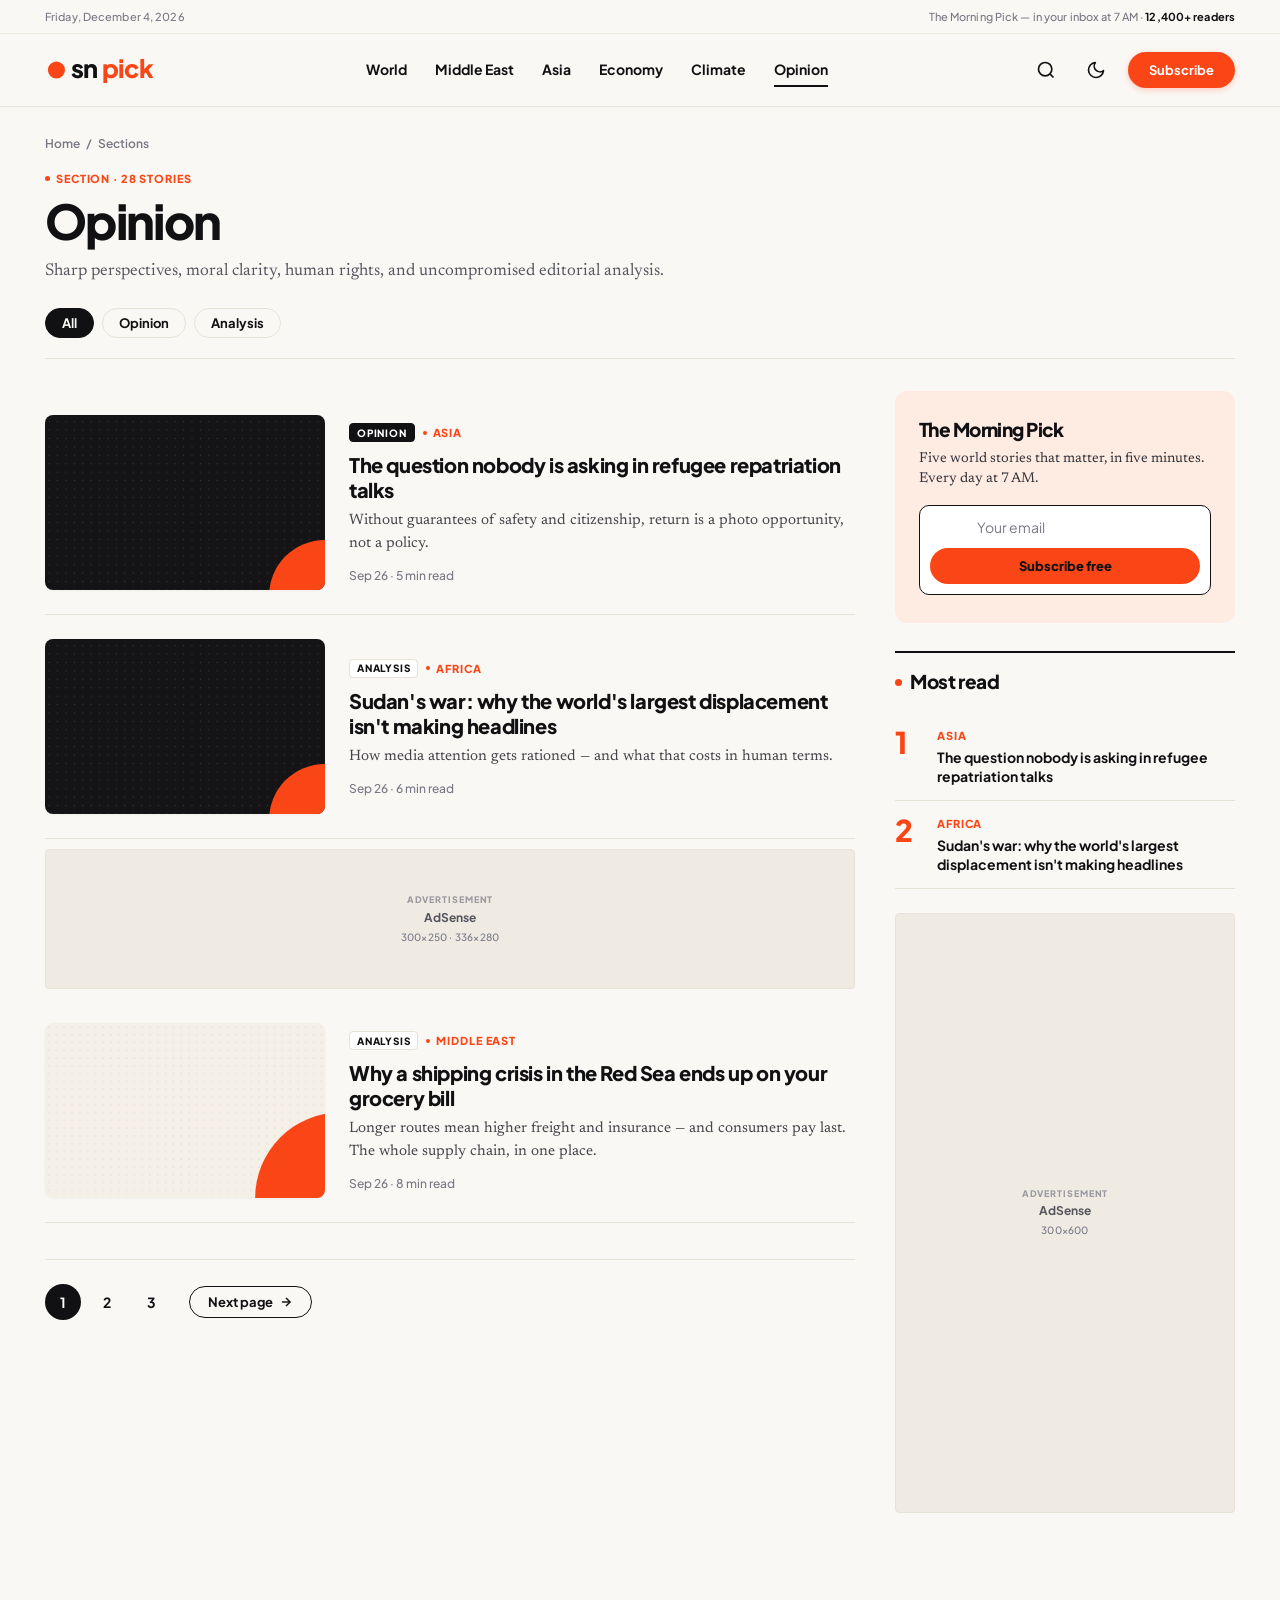
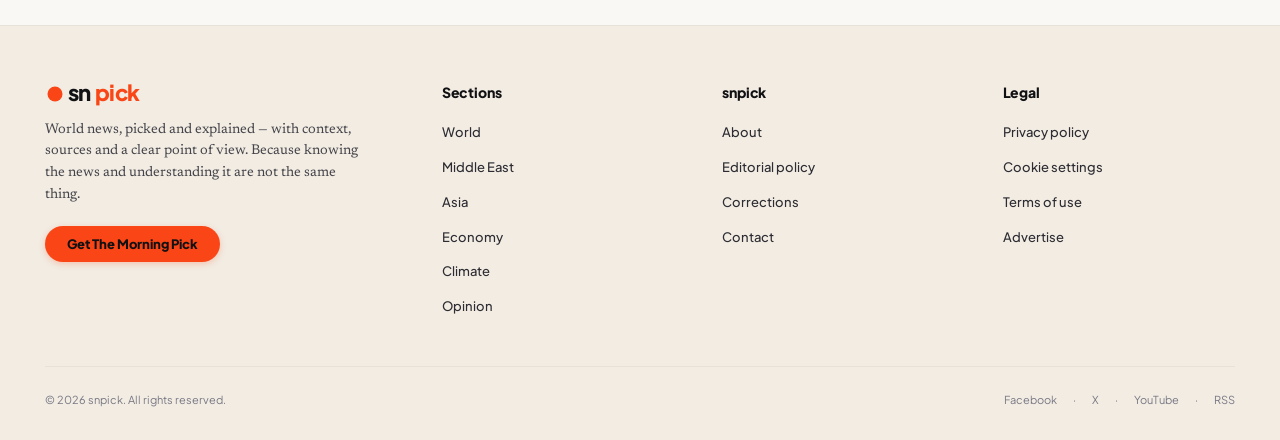
<file: opinion.html>
<!DOCTYPE html>
<html lang="en" data-theme="light">
<head>
  <meta charset="UTF-8">
  <meta name="viewport" content="width=device-width, initial-scale=1.0">
  <title>Opinion & Editorial Commentary — snpick</title>
  <meta name="description" content="Sharp perspectives, moral clarity, human rights, and uncompromised editorial analysis.">
  <link rel="icon" type="image/svg+xml" href="assets/images/logo.svg">
  <link rel="stylesheet" href="css/style.css">
  <link rel="stylesheet" href="css/components.css">
</head>
<body>

  <!-- Top Bar -->
  <aside class="top-bar">
    <div class="container top-bar-inner">
      <div id="live-date">Saturday, September 26, 2026</div>
      <div class="top-bar-notice">
        The Morning Pick — in your inbox at 7 AM · <strong>12,400+ readers</strong>
      </div>
    </div>
  </aside>

  <!-- Site Navigation Header -->
  <header class="site-header">
    <div class="container header-inner">
      <a href="index.html" class="header-brand" aria-label="snpick Home">
        <svg class="brand-logo-svg" viewBox="0 0 210 56" fill="none">
          <circle cx="20" cy="28" r="15" fill="#FA4616" />
          <text x="46" y="42" font-family="'Plus Jakarta Sans', sans-serif" font-size="44" font-weight="900" letter-spacing="-1.5px" fill="currentColor">sn</text>
          <text x="100" y="42" font-family="'Plus Jakarta Sans', sans-serif" font-size="44" font-weight="900" letter-spacing="-1.5px" fill="#FA4616">pick</text>
        </svg>
      </a>

      <!-- Desktop Nav Links with Active State on Opinion -->
      <nav class="main-nav" aria-label="Primary Navigation">
        <a href="world.html" class="nav-link">World</a>
        <a href="section.html" class="nav-link">Middle East</a>
        <a href="asia.html" class="nav-link">Asia</a>
        <a href="economy.html" class="nav-link">Economy</a>
        <a href="climate.html" class="nav-link">Climate</a>
        <a href="opinion.html" class="nav-link active">Opinion</a>
      </nav>

      <div class="header-actions">
        <button class="btn-icon search-open-btn" aria-label="Search articles (Ctrl+K)" title="Search (Ctrl + K)">
          <svg width="20" height="20" viewBox="0 0 24 24" fill="none" stroke="currentColor" stroke-width="2">
            <circle cx="11" cy="11" r="8"></circle>
            <line x1="21" y1="21" x2="16.65" y2="16.65"></line>
          </svg>
        </button>

        <button class="btn-icon theme-toggle-btn" aria-label="Toggle dark/light mode" title="Toggle theme">
          <span class="theme-icon">
            <svg width="20" height="20" viewBox="0 0 24 24" fill="none" stroke="currentColor" stroke-width="2">
              <path d="M21 12.79A9 9 0 1 1 11.21 3 7 7 0 0 0 21 12.79z"></path>
            </svg>
          </span>
        </button>

        <a href="#newsletter-side" class="btn-subscribe">Subscribe</a>

        <button class="btn-icon menu-toggle" aria-label="Open navigation menu">
          <svg width="24" height="24" viewBox="0 0 24 24" fill="none" stroke="currentColor" stroke-width="2">
            <line x1="3" y1="12" x2="21" y2="12"></line>
            <line x1="3" y1="6" x2="21" y2="6"></line>
            <line x1="3" y1="18" x2="21" y2="18"></line>
          </svg>
        </button>
      </div>
    </div>
  </header>

  <!-- Mobile Navigation Drawer -->
  <div id="mobile-drawer" class="mobile-nav-drawer" aria-hidden="true">
    <button id="mobile-close-btn" class="btn-icon" style="position: absolute; top: 20px; right: 20px;" aria-label="Close menu">
      <svg width="24" height="24" viewBox="0 0 24 24" fill="none" stroke="currentColor" stroke-width="2">
        <line x1="18" y1="6" x2="6" y2="18"></line>
        <line x1="6" y1="6" x2="18" y2="18"></line>
      </svg>
    </button>
    <div class="mobile-nav-links">
      <a href="world.html" class="mobile-nav-link">World</a>
      <a href="section.html" class="mobile-nav-link">Middle East</a>
      <a href="asia.html" class="mobile-nav-link">Asia</a>
      <a href="economy.html" class="mobile-nav-link">Economy</a>
      <a href="climate.html" class="mobile-nav-link">Climate</a>
      <a href="opinion.html" class="mobile-nav-link active">Opinion</a>
    </div>
  </div>

  <main class="container">
    <!-- Section Header Banner -->
    <section class="section-header-banner">
      <nav class="breadcrumbs" aria-label="Breadcrumb">
        <a href="index.html">Home</a>
        <span>/</span>
        <a href="opinion.html">Sections</a>
      </nav>

      <div class="section-story-count">Section · 28 Stories</div>
      <h1 class="section-big-title">Opinion</h1>
      <p class="section-description">
        Sharp perspectives, moral clarity, human rights, and uncompromised editorial analysis.
      </p>

      <!-- Category Filter Tabs -->
      <div class="filter-tabs" role="tablist" aria-label="Filter stories by type">
        <button class="filter-btn active" data-filter="all" role="tab">All</button>
        <button class="filter-btn" data-filter="opinion" role="tab">Opinion</button>
        <button class="filter-btn" data-filter="analysis" role="tab">Analysis</button>
      </div>
    </section>

    <!-- Main Layout: Stream + Sidebar -->
    <div class="category-stream-layout">
      <!-- Story Stream List -->
      <div class="stream-list">
        <!-- Item 1: Opinion -->
        <article class="stream-item" data-type="opinion">
          <a href="article.html?id=refugee-repatriation" class="stream-thumb">
            <img src="assets/images/graphic-sudan.svg" alt="Refugee repatriation" width="600" height="400">
          </a>
          <div class="stream-content">
            <div class="card-tag-row">
              <span class="type-pill">OPINION</span>
              <span class="category-tag-name">ASIA</span>
            </div>
            <h2 class="card-title">
              <a href="article.html?id=refugee-repatriation">The question nobody is asking in refugee repatriation talks</a>
            </h2>
            <p class="card-excerpt">
              Without guarantees of safety and citizenship, return is a photo opportunity, not a policy.
            </p>
            <div class="card-meta">Sep 26 · 5 min read</div>
          </div>
        </article>

        <!-- Item 2: Opinion / Analysis -->
        <article class="stream-item" data-type="analysis">
          <a href="article.html?id=sudan-displacement" class="stream-thumb">
            <img src="assets/images/graphic-sudan.svg" alt="Sudan displacement moral crisis" width="600" height="400">
          </a>
          <div class="stream-content">
            <div class="card-tag-row">
              <span class="type-pill">ANALYSIS</span>
              <span class="category-tag-name">AFRICA</span>
            </div>
            <h2 class="card-title">
              <a href="article.html?id=sudan-displacement">Sudan's war: why the world's largest displacement isn't making headlines</a>
            </h2>
            <p class="card-excerpt">
              How media attention gets rationed — and what that costs in human terms.
            </p>
            <div class="card-meta">Sep 26 · 6 min read</div>
          </div>
        </article>

        <!-- In-Stream Ad Slot -->
        <div class="ad-slot" style="min-height: 140px; margin: 10px 0;" role="complementary" aria-label="Stream Advertisement">
          <span class="ad-label">Advertisement</span>
          <span class="ad-brand">AdSense</span>
          <span class="ad-dimensions">300×250 · 336×280</span>
        </div>

        <!-- Item 3: Analysis -->
        <article class="stream-item" data-type="analysis">
          <a href="article.html" class="stream-thumb">
            <img src="assets/images/graphic-redsea.svg" alt="Red Sea consumer crisis" width="600" height="400">
          </a>
          <div class="stream-content">
            <div class="card-tag-row">
              <span class="type-pill">ANALYSIS</span>
              <span class="category-tag-name">MIDDLE EAST</span>
            </div>
            <h2 class="card-title">
              <a href="article.html">Why a shipping crisis in the Red Sea ends up on your grocery bill</a>
            </h2>
            <p class="card-excerpt">
              Longer routes mean higher freight and insurance — and consumers pay last. The whole supply chain, in one place.
            </p>
            <div class="card-meta">Sep 26 · 8 min read</div>
          </div>
        </article>

        <!-- Pagination -->
        <nav class="pagination-wrap" aria-label="Stories pagination">
          <button class="page-btn active" aria-current="page">1</button>
          <button class="page-btn">2</button>
          <button class="page-btn">3</button>
          <button class="page-next-btn">
            Next page
            <svg width="14" height="14" viewBox="0 0 24 24" fill="none" stroke="currentColor" stroke-width="2.5">
              <line x1="5" y1="12" x2="19" y2="12"></line>
              <polyline points="12 5 19 12 12 19"></polyline>
            </svg>
          </button>
        </nav>
      </div>

      <!-- Right Sidebar -->
      <aside class="section-sidebar" aria-label="Section sidebar">
        <div id="newsletter-side" class="sidebar-newsletter">
          <div class="newsletter-heading">The Morning Pick</div>
          <p class="newsletter-sub">Five world stories that matter, in five minutes. Every day at 7 AM.</p>
          <form class="newsletter-form newsletter-form-element">
            <input type="email" class="newsletter-input" placeholder="Your email" required aria-label="Email address">
            <button type="submit" class="newsletter-btn">Subscribe free</button>
          </form>
        </div>

        <h3 class="most-read-header">Most read</h3>
        <div class="most-read-list">
          <article class="most-read-item">
            <span class="most-read-num">1</span>
            <div class="most-read-body">
              <span class="most-read-tag">Asia</span>
              <h4 class="most-read-title">
                <a href="article.html?id=refugee-repatriation">The question nobody is asking in refugee repatriation talks</a>
              </h4>
            </div>
          </article>

          <article class="most-read-item">
            <span class="most-read-num">2</span>
            <div class="most-read-body">
              <span class="most-read-tag">Africa</span>
              <h4 class="most-read-title">
                <a href="article.html?id=sudan-displacement">Sudan's war: why the world's largest displacement isn't making headlines</a>
              </h4>
            </div>
          </article>
        </div>

        <div class="ad-slot ad-halfpage" role="complementary" aria-label="Sidebar Ad">
          <span class="ad-label">Advertisement</span>
          <span class="ad-brand">AdSense</span>
          <span class="ad-dimensions">300×600</span>
        </div>
      </aside>
    </div>
  </main>

  <!-- Site Footer -->
  <footer class="site-footer">
    <div class="container">
      <div class="footer-top">
        <div class="footer-brand-col">
          <a href="index.html" class="header-brand" aria-label="snpick Home">
            <svg class="brand-logo-svg" viewBox="0 0 210 56" fill="none">
              <circle cx="20" cy="28" r="15" fill="#FA4616" />
              <text x="46" y="42" font-family="'Plus Jakarta Sans', sans-serif" font-size="44" font-weight="900" letter-spacing="-1.5px" fill="currentColor">sn</text>
              <text x="100" y="42" font-family="'Plus Jakarta Sans', sans-serif" font-size="44" font-weight="900" letter-spacing="-1.5px" fill="#FA4616">pick</text>
            </svg>
          </a>
          <p class="footer-desc">
            World news, picked and explained — with context, sources and a clear point of view. Because knowing the news and understanding it are not the same thing.
          </p>
          <a href="index.html#newsletter" class="btn-subscribe">Get The Morning Pick</a>
        </div>

        <div>
          <h4 class="footer-heading">Sections</h4>
          <ul class="footer-links">
            <li><a href="world.html" class="footer-link">World</a></li>
            <li><a href="section.html" class="footer-link">Middle East</a></li>
            <li><a href="asia.html" class="footer-link">Asia</a></li>
            <li><a href="economy.html" class="footer-link">Economy</a></li>
            <li><a href="climate.html" class="footer-link">Climate</a></li>
            <li><a href="opinion.html" class="footer-link">Opinion</a></li>
          </ul>
        </div>

        <div>
          <h4 class="footer-heading">snpick</h4>
          <ul class="footer-links">
            <li><a href="about.html" class="footer-link">About</a></li>
            <li><a href="about.html" class="footer-link">Editorial policy</a></li>
            <li><a href="about.html" class="footer-link">Corrections</a></li>
            <li><a href="about.html" class="footer-link">Contact</a></li>
          </ul>
        </div>

        <div>
          <h4 class="footer-heading">Legal</h4>
          <ul class="footer-links">
            <li><a href="#" class="footer-link">Privacy policy</a></li>
            <li><a href="#" class="footer-link">Cookie settings</a></li>
            <li><a href="#" class="footer-link">Terms of use</a></li>
            <li><a href="#" class="footer-link">Advertise</a></li>
          </ul>
        </div>
      </div>

      <div class="footer-bottom">
        <div>© 2026 snpick. All rights reserved.</div>
        <div class="footer-social-links">
          <a href="#" class="footer-social-link">Facebook</a>
          <span>·</span>
          <a href="#" class="footer-social-link">X</a>
          <span>·</span>
          <a href="#" class="footer-social-link">YouTube</a>
          <span>·</span>
          <a href="#" class="footer-social-link">RSS</a>
        </div>
      </div>
    </div>
  </footer>

  <!-- Search Modal -->
  <div id="search-modal" class="search-modal" role="dialog" aria-modal="true" aria-label="Search stories">
    <div class="search-modal-box">
      <div class="search-input-wrap">
        <svg width="20" height="20" viewBox="0 0 24 24" fill="none" stroke="currentColor" stroke-width="2">
          <circle cx="11" cy="11" r="8"></circle>
          <line x1="21" y1="21" x2="16.65" y2="16.65"></line>
        </svg>
        <input type="text" id="search-input" class="search-input" placeholder="Search stories, topics, authors..." autocomplete="off">
        <button id="search-close-btn" class="btn-icon" aria-label="Close search">
          <svg width="20" height="20" viewBox="0 0 24 24" fill="none" stroke="currentColor" stroke-width="2">
            <line x1="18" y1="6" x2="6" y2="18"></line>
            <line x1="6" y1="6" x2="18" y2="18"></line>
          </svg>
        </button>
      </div>
      <div id="search-results" class="search-results"></div>
    </div>
  </div>

  <script src="js/data.js"></script>
  <script src="js/main.js"></script>
</body>
</html>
</file>
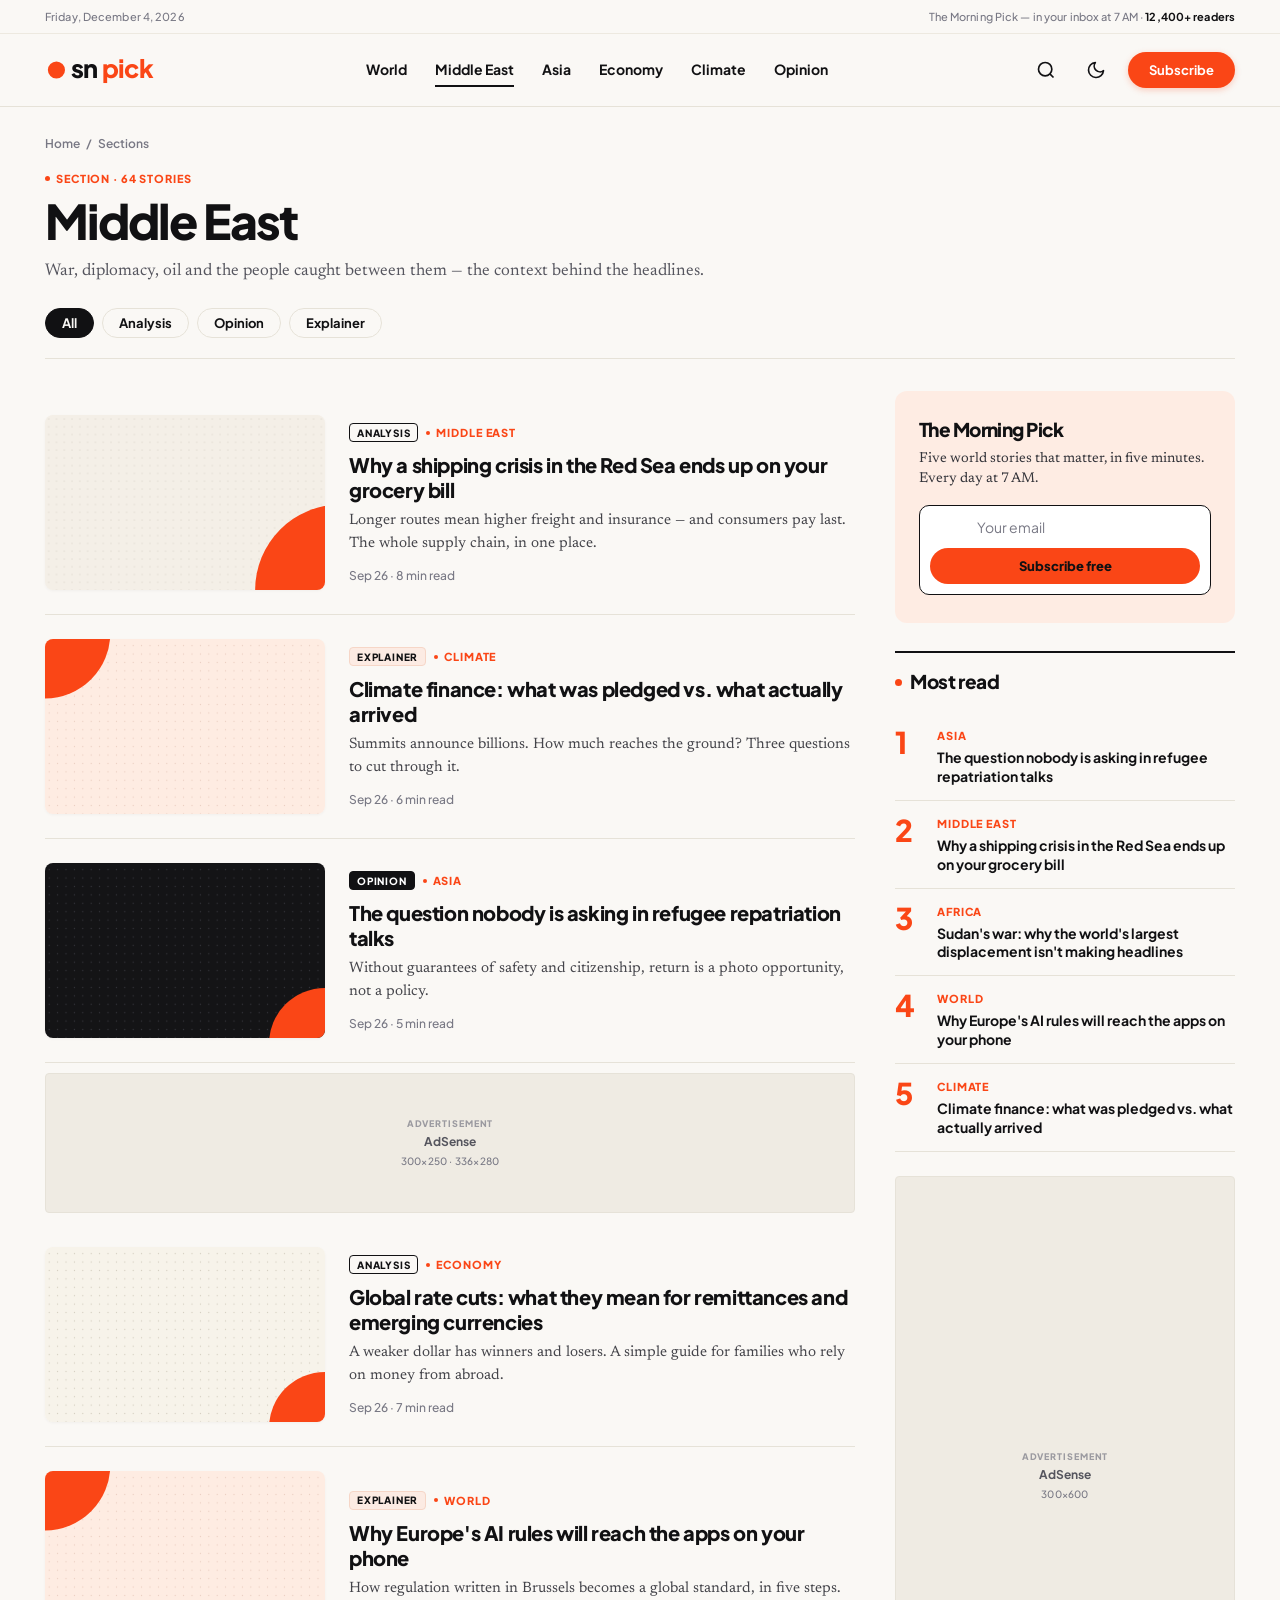
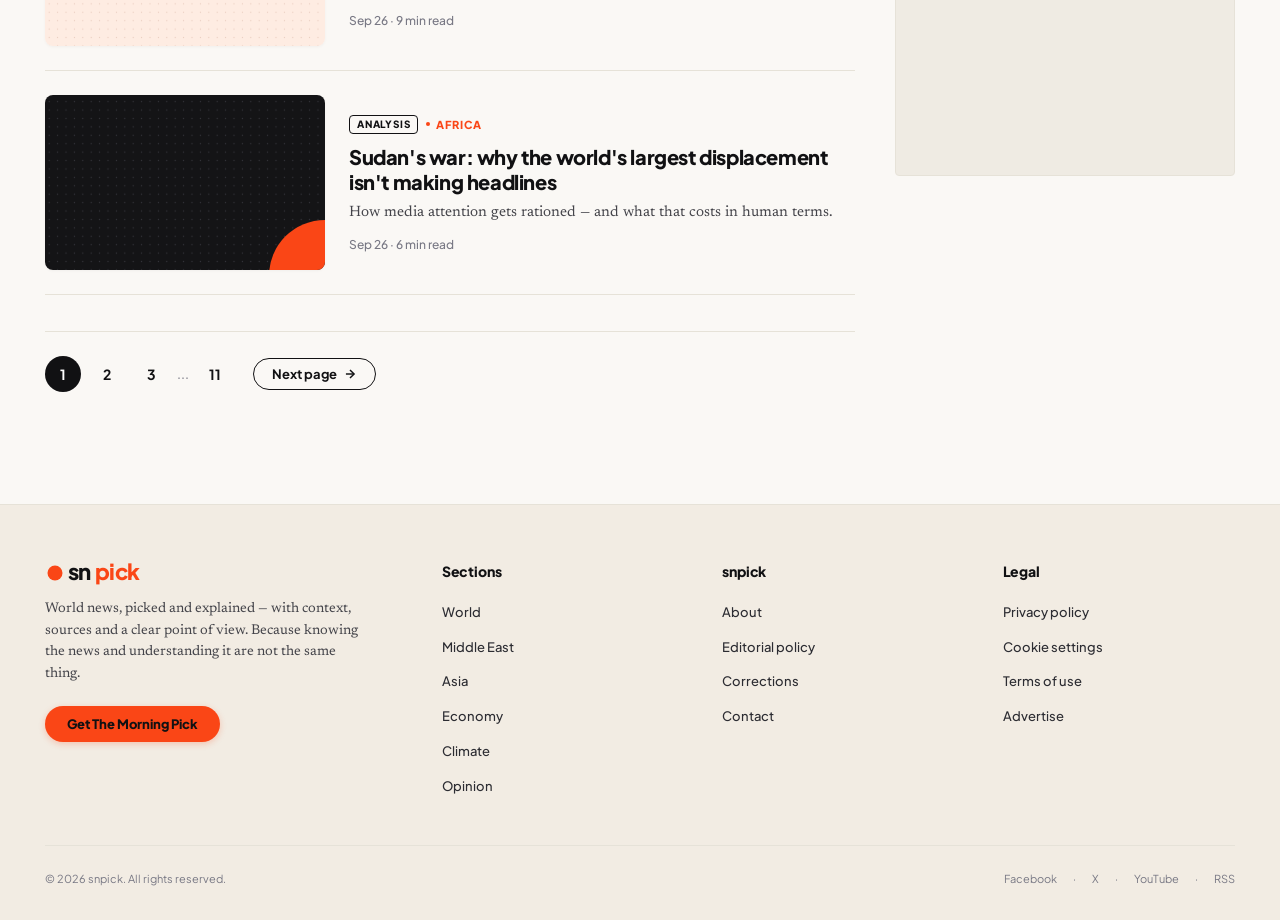
<file: section.html>
<!DOCTYPE html>
<html lang="en" data-theme="light">
<head>
  <meta charset="UTF-8">
  <meta name="viewport" content="width=device-width, initial-scale=1.0">
  <title>Middle East Stories & Analysis — snpick</title>
  <meta name="description" content="War, diplomacy, oil and the people caught between them — the context behind the headlines.">
  <link rel="icon" type="image/svg+xml" href="assets/images/logo.svg">
  <link rel="stylesheet" href="css/style.css">
  <link rel="stylesheet" href="css/components.css">
</head>
<body>

  <!-- Top Bar -->
  <aside class="top-bar">
    <div class="container top-bar-inner">
      <div id="live-date">Saturday, September 26, 2026</div>
      <div class="top-bar-notice">
        The Morning Pick — in your inbox at 7 AM · <strong>12,400+ readers</strong>
      </div>
    </div>
  </aside>

  <!-- Site Navigation Header -->
  <header class="site-header">
    <div class="container header-inner">
      <a href="index.html" class="header-brand" aria-label="snpick Home">
        <svg class="brand-logo-svg" viewBox="0 0 210 56" fill="none">
          <circle cx="20" cy="28" r="15" fill="#FA4616" />
          <text x="46" y="42" font-family="'Plus Jakarta Sans', sans-serif" font-size="44" font-weight="900" letter-spacing="-1.5px" fill="currentColor">sn</text>
          <text x="100" y="42" font-family="'Plus Jakarta Sans', sans-serif" font-size="44" font-weight="900" letter-spacing="-1.5px" fill="#FA4616">pick</text>
        </svg>
      </a>

      <!-- Desktop Nav Links (Exact 6 category links) -->
      <nav class="main-nav" aria-label="Primary Navigation">
        <a href="world.html" class="nav-link">World</a>
        <a href="section.html" class="nav-link active">Middle East</a>
        <a href="asia.html" class="nav-link">Asia</a>
        <a href="economy.html" class="nav-link">Economy</a>
        <a href="climate.html" class="nav-link">Climate</a>
        <a href="opinion.html" class="nav-link">Opinion</a>
      </nav>

      <div class="header-actions">
        <button class="btn-icon search-open-btn" aria-label="Search articles (Ctrl+K)" title="Search (Ctrl + K)">
          <svg width="20" height="20" viewBox="0 0 24 24" fill="none" stroke="currentColor" stroke-width="2">
            <circle cx="11" cy="11" r="8"></circle>
            <line x1="21" y1="21" x2="16.65" y2="16.65"></line>
          </svg>
        </button>

        <button class="btn-icon theme-toggle-btn" aria-label="Toggle dark/light mode" title="Toggle theme">
          <span class="theme-icon">
            <svg width="20" height="20" viewBox="0 0 24 24" fill="none" stroke="currentColor" stroke-width="2">
              <path d="M21 12.79A9 9 0 1 1 11.21 3 7 7 0 0 0 21 12.79z"></path>
            </svg>
          </span>
        </button>

        <a href="#newsletter-side" class="btn-subscribe">Subscribe</a>

        <button class="btn-icon menu-toggle" aria-label="Open navigation menu">
          <svg width="24" height="24" viewBox="0 0 24 24" fill="none" stroke="currentColor" stroke-width="2">
            <line x1="3" y1="12" x2="21" y2="12"></line>
            <line x1="3" y1="6" x2="21" y2="6"></line>
            <line x1="3" y1="18" x2="21" y2="18"></line>
          </svg>
        </button>
      </div>
    </div>
  </header>

  <!-- Mobile Navigation Drawer -->
  <div id="mobile-drawer" class="mobile-nav-drawer" aria-hidden="true">
    <button id="mobile-close-btn" class="btn-icon" style="position: absolute; top: 20px; right: 20px;" aria-label="Close menu">
      <svg width="24" height="24" viewBox="0 0 24 24" fill="none" stroke="currentColor" stroke-width="2">
        <line x1="18" y1="6" x2="6" y2="18"></line>
        <line x1="6" y1="6" x2="18" y2="18"></line>
      </svg>
    </button>
    <div class="mobile-nav-links">
      <a href="world.html" class="mobile-nav-link">World</a>
      <a href="section.html" class="mobile-nav-link active">Middle East</a>
      <a href="asia.html" class="mobile-nav-link">Asia</a>
      <a href="economy.html" class="mobile-nav-link">Economy</a>
      <a href="climate.html" class="mobile-nav-link">Climate</a>
      <a href="opinion.html" class="mobile-nav-link">Opinion</a>
    </div>
  </div>

  <main class="container">
    <!-- Section Header Banner -->
    <section class="section-header-banner">
      <nav class="breadcrumbs" aria-label="Breadcrumb">
        <a href="index.html">Home</a>
        <span>/</span>
        <a href="section.html">Sections</a>
      </nav>

      <div class="section-story-count">Section · 64 Stories</div>
      <h1 class="section-big-title">Middle East</h1>
      <p class="section-description">
        War, diplomacy, oil and the people caught between them — the context behind the headlines.
      </p>

      <!-- Category Filter Tabs -->
      <div class="filter-tabs" role="tablist" aria-label="Filter stories by type">
        <button class="filter-btn active" data-filter="all" role="tab">All</button>
        <button class="filter-btn" data-filter="analysis" role="tab">Analysis</button>
        <button class="filter-btn" data-filter="opinion" role="tab">Opinion</button>
        <button class="filter-btn" data-filter="explainer" role="tab">Explainer</button>
      </div>
    </section>

    <!-- Main Layout: Stream + Sidebar -->
    <div class="category-stream-layout">
      <!-- Story Stream List -->
      <div class="stream-list">
        <!-- Item 1: Analysis -->
        <article class="stream-item" data-type="analysis">
          <a href="article.html" class="stream-thumb">
            <img src="assets/images/graphic-redsea.svg" alt="Red Sea crisis" width="600" height="400">
          </a>
          <div class="stream-content">
            <div class="card-tag-row">
              <span class="type-pill pill-outline">ANALYSIS</span>
              <span class="category-tag-name">MIDDLE EAST</span>
            </div>
            <h2 class="card-title">
              <a href="article.html">Why a shipping crisis in the Red Sea ends up on your grocery bill</a>
            </h2>
            <p class="card-excerpt">
              Longer routes mean higher freight and insurance — and consumers pay last. The whole supply chain, in one place.
            </p>
            <div class="card-meta">Sep 26 · 8 min read</div>
          </div>
        </article>

        <!-- Item 2: Explainer -->
        <article class="stream-item" data-type="explainer">
          <a href="article.html?id=climate-finance" class="stream-thumb">
            <img src="assets/images/graphic-climate.svg" alt="Climate finance" width="600" height="400">
          </a>
          <div class="stream-content">
            <div class="card-tag-row">
              <span class="type-pill pill-explainer">EXPLAINER</span>
              <span class="category-tag-name">CLIMATE</span>
            </div>
            <h2 class="card-title">
              <a href="article.html?id=climate-finance">Climate finance: what was pledged vs. what actually arrived</a>
            </h2>
            <p class="card-excerpt">
              Summits announce billions. How much reaches the ground? Three questions to cut through it.
            </p>
            <div class="card-meta">Sep 26 · 6 min read</div>
          </div>
        </article>

        <!-- Item 3: Opinion -->
        <article class="stream-item" data-type="opinion">
          <a href="article.html?id=refugee-repatriation" class="stream-thumb">
            <img src="assets/images/graphic-sudan.svg" alt="Refugee repatriation" width="600" height="400">
          </a>
          <div class="stream-content">
            <div class="card-tag-row">
              <span class="type-pill pill-opinion">OPINION</span>
              <span class="category-tag-name">ASIA</span>
            </div>
            <h2 class="card-title">
              <a href="article.html?id=refugee-repatriation">The question nobody is asking in refugee repatriation talks</a>
            </h2>
            <p class="card-excerpt">
              Without guarantees of safety and citizenship, return is a photo opportunity, not a policy.
            </p>
            <div class="card-meta">Sep 26 · 5 min read</div>
          </div>
        </article>

        <!-- In-Stream Ad Slot -->
        <div class="ad-slot" style="min-height: 140px; margin: 10px 0;" role="complementary" aria-label="Stream Advertisement">
          <span class="ad-label">Advertisement</span>
          <span class="ad-brand">AdSense</span>
          <span class="ad-dimensions">300×250 · 336×280</span>
        </div>

        <!-- Item 4: Analysis -->
        <article class="stream-item" data-type="analysis">
          <a href="article.html?id=global-rate-cuts" class="stream-thumb">
            <img src="assets/images/graphic-ratecuts.svg" alt="Global rate cuts" width="600" height="400">
          </a>
          <div class="stream-content">
            <div class="card-tag-row">
              <span class="type-pill pill-outline">ANALYSIS</span>
              <span class="category-tag-name">ECONOMY</span>
            </div>
            <h2 class="card-title">
              <a href="article.html?id=global-rate-cuts">Global rate cuts: what they mean for remittances and emerging currencies</a>
            </h2>
            <p class="card-excerpt">
              A weaker dollar has winners and losers. A simple guide for families who rely on money from abroad.
            </p>
            <div class="card-meta">Sep 26 · 7 min read</div>
          </div>
        </article>

        <!-- Item 5: Explainer -->
        <article class="stream-item" data-type="explainer">
          <a href="article.html?id=europe-ai-rules" class="stream-thumb">
            <img src="assets/images/graphic-ai.svg" alt="Europe AI rules" width="600" height="400">
          </a>
          <div class="stream-content">
            <div class="card-tag-row">
              <span class="type-pill pill-explainer">EXPLAINER</span>
              <span class="category-tag-name">WORLD</span>
            </div>
            <h2 class="card-title">
              <a href="article.html?id=europe-ai-rules">Why Europe's AI rules will reach the apps on your phone</a>
            </h2>
            <p class="card-excerpt">
              How regulation written in Brussels becomes a global standard, in five steps.
            </p>
            <div class="card-meta">Sep 26 · 9 min read</div>
          </div>
        </article>

        <!-- Item 6: Analysis -->
        <article class="stream-item" data-type="analysis">
          <a href="article.html?id=sudan-displacement" class="stream-thumb">
            <img src="assets/images/graphic-sudan.svg" alt="Sudan war" width="600" height="400">
          </a>
          <div class="stream-content">
            <div class="card-tag-row">
              <span class="type-pill pill-outline">ANALYSIS</span>
              <span class="category-tag-name">AFRICA</span>
            </div>
            <h2 class="card-title">
              <a href="article.html?id=sudan-displacement">Sudan's war: why the world's largest displacement isn't making headlines</a>
            </h2>
            <p class="card-excerpt">
              How media attention gets rationed — and what that costs in human terms.
            </p>
            <div class="card-meta">Sep 26 · 6 min read</div>
          </div>
        </article>

        <!-- Pagination -->
        <nav class="pagination-wrap" aria-label="Stories pagination">
          <button class="page-btn active" aria-current="page">1</button>
          <button class="page-btn">2</button>
          <button class="page-btn">3</button>
          <span style="color: var(--text-muted); font-size: 0.875rem;">...</span>
          <button class="page-btn">11</button>
          <button class="page-next-btn">
            Next page
            <svg width="14" height="14" viewBox="0 0 24 24" fill="none" stroke="currentColor" stroke-width="2.5">
              <line x1="5" y1="12" x2="19" y2="12"></line>
              <polyline points="12 5 19 12 12 19"></polyline>
            </svg>
          </button>
        </nav>
      </div>

      <!-- Right Sidebar -->
      <aside class="section-sidebar" aria-label="Section sidebar">
        <!-- Sidebar Newsletter -->
        <div id="newsletter-side" class="sidebar-newsletter">
          <div class="newsletter-heading">The Morning Pick</div>
          <p class="newsletter-sub">Five world stories that matter, in five minutes. Every day at 7 AM.</p>
          <form class="newsletter-form newsletter-form-element">
            <input type="email" class="newsletter-input" placeholder="Your email" required aria-label="Email address">
            <button type="submit" class="newsletter-btn">Subscribe free</button>
          </form>
        </div>

        <!-- Most Read List -->
        <h3 class="most-read-header">Most read</h3>
        <div class="most-read-list">
          <article class="most-read-item">
            <span class="most-read-num">1</span>
            <div class="most-read-body">
              <span class="most-read-tag">Asia</span>
              <h4 class="most-read-title">
                <a href="article.html?id=refugee-repatriation">The question nobody is asking in refugee repatriation talks</a>
              </h4>
            </div>
          </article>

          <article class="most-read-item">
            <span class="most-read-num">2</span>
            <div class="most-read-body">
              <span class="most-read-tag">Middle East</span>
              <h4 class="most-read-title">
                <a href="article.html">Why a shipping crisis in the Red Sea ends up on your grocery bill</a>
              </h4>
            </div>
          </article>

          <article class="most-read-item">
            <span class="most-read-num">3</span>
            <div class="most-read-body">
              <span class="most-read-tag">Africa</span>
              <h4 class="most-read-title">
                <a href="article.html?id=sudan-displacement">Sudan's war: why the world's largest displacement isn't making headlines</a>
              </h4>
            </div>
          </article>

          <article class="most-read-item">
            <span class="most-read-num">4</span>
            <div class="most-read-body">
              <span class="most-read-tag">World</span>
              <h4 class="most-read-title">
                <a href="article.html?id=europe-ai-rules">Why Europe's AI rules will reach the apps on your phone</a>
              </h4>
            </div>
          </article>

          <article class="most-read-item">
            <span class="most-read-num">5</span>
            <div class="most-read-body">
              <span class="most-read-tag">Climate</span>
              <h4 class="most-read-title">
                <a href="article.html?id=climate-finance">Climate finance: what was pledged vs. what actually arrived</a>
              </h4>
            </div>
          </article>
        </div>

        <!-- Sidebar Halfpage Ad -->
        <div class="ad-slot ad-halfpage" role="complementary" aria-label="Sidebar Ad">
          <span class="ad-label">Advertisement</span>
          <span class="ad-brand">AdSense</span>
          <span class="ad-dimensions">300×600</span>
        </div>
      </aside>
    </div>
  </main>

  <!-- Site Footer -->
  <footer class="site-footer">
    <div class="container">
      <div class="footer-top">
        <div class="footer-brand-col">
          <a href="index.html" class="header-brand" aria-label="snpick Home">
            <svg class="brand-logo-svg" viewBox="0 0 210 56" fill="none">
              <circle cx="20" cy="28" r="15" fill="#FA4616" />
              <text x="46" y="42" font-family="'Plus Jakarta Sans', sans-serif" font-size="44" font-weight="900" letter-spacing="-1.5px" fill="currentColor">sn</text>
              <text x="100" y="42" font-family="'Plus Jakarta Sans', sans-serif" font-size="44" font-weight="900" letter-spacing="-1.5px" fill="#FA4616">pick</text>
            </svg>
          </a>
          <p class="footer-desc">
            World news, picked and explained — with context, sources and a clear point of view. Because knowing the news and understanding it are not the same thing.
          </p>
          <a href="index.html#newsletter" class="btn-subscribe">Get The Morning Pick</a>
        </div>

        <div>
          <h4 class="footer-heading">Sections</h4>
          <ul class="footer-links">
            <li><a href="world.html" class="footer-link">World</a></li>
            <li><a href="section.html" class="footer-link">Middle East</a></li>
            <li><a href="asia.html" class="footer-link">Asia</a></li>
            <li><a href="economy.html" class="footer-link">Economy</a></li>
            <li><a href="climate.html" class="footer-link">Climate</a></li>
            <li><a href="opinion.html" class="footer-link">Opinion</a></li>
          </ul>
        </div>

        <div>
          <h4 class="footer-heading">snpick</h4>
          <ul class="footer-links">
            <li><a href="about.html" class="footer-link">About</a></li>
            <li><a href="about.html" class="footer-link">Editorial policy</a></li>
            <li><a href="about.html" class="footer-link">Corrections</a></li>
            <li><a href="about.html" class="footer-link">Contact</a></li>
          </ul>
        </div>

        <div>
          <h4 class="footer-heading">Legal</h4>
          <ul class="footer-links">
            <li><a href="#" class="footer-link">Privacy policy</a></li>
            <li><a href="#" class="footer-link">Cookie settings</a></li>
            <li><a href="#" class="footer-link">Terms of use</a></li>
            <li><a href="#" class="footer-link">Advertise</a></li>
          </ul>
        </div>
      </div>

      <div class="footer-bottom">
        <div>© 2026 snpick. All rights reserved.</div>
        <div class="footer-social-links">
          <a href="#" class="footer-social-link">Facebook</a>
          <span>·</span>
          <a href="#" class="footer-social-link">X</a>
          <span>·</span>
          <a href="#" class="footer-social-link">YouTube</a>
          <span>·</span>
          <a href="#" class="footer-social-link">RSS</a>
        </div>
      </div>
    </div>
  </footer>

  <!-- Search Modal -->
  <div id="search-modal" class="search-modal" role="dialog" aria-modal="true" aria-label="Search stories">
    <div class="search-modal-box">
      <div class="search-input-wrap">
        <svg width="20" height="20" viewBox="0 0 24 24" fill="none" stroke="currentColor" stroke-width="2">
          <circle cx="11" cy="11" r="8"></circle>
          <line x1="21" y1="21" x2="16.65" y2="16.65"></line>
        </svg>
        <input type="text" id="search-input" class="search-input" placeholder="Search stories, topics, authors..." autocomplete="off">
        <button id="search-close-btn" class="btn-icon" aria-label="Close search">
          <svg width="20" height="20" viewBox="0 0 24 24" fill="none" stroke="currentColor" stroke-width="2">
            <line x1="18" y1="6" x2="6" y2="18"></line>
            <line x1="6" y1="6" x2="18" y2="18"></line>
          </svg>
        </button>
      </div>
      <div id="search-results" class="search-results"></div>
    </div>
  </div>

  <script src="js/data.js"></script>
  <script src="js/main.js"></script>
</body>
</html>
</file>
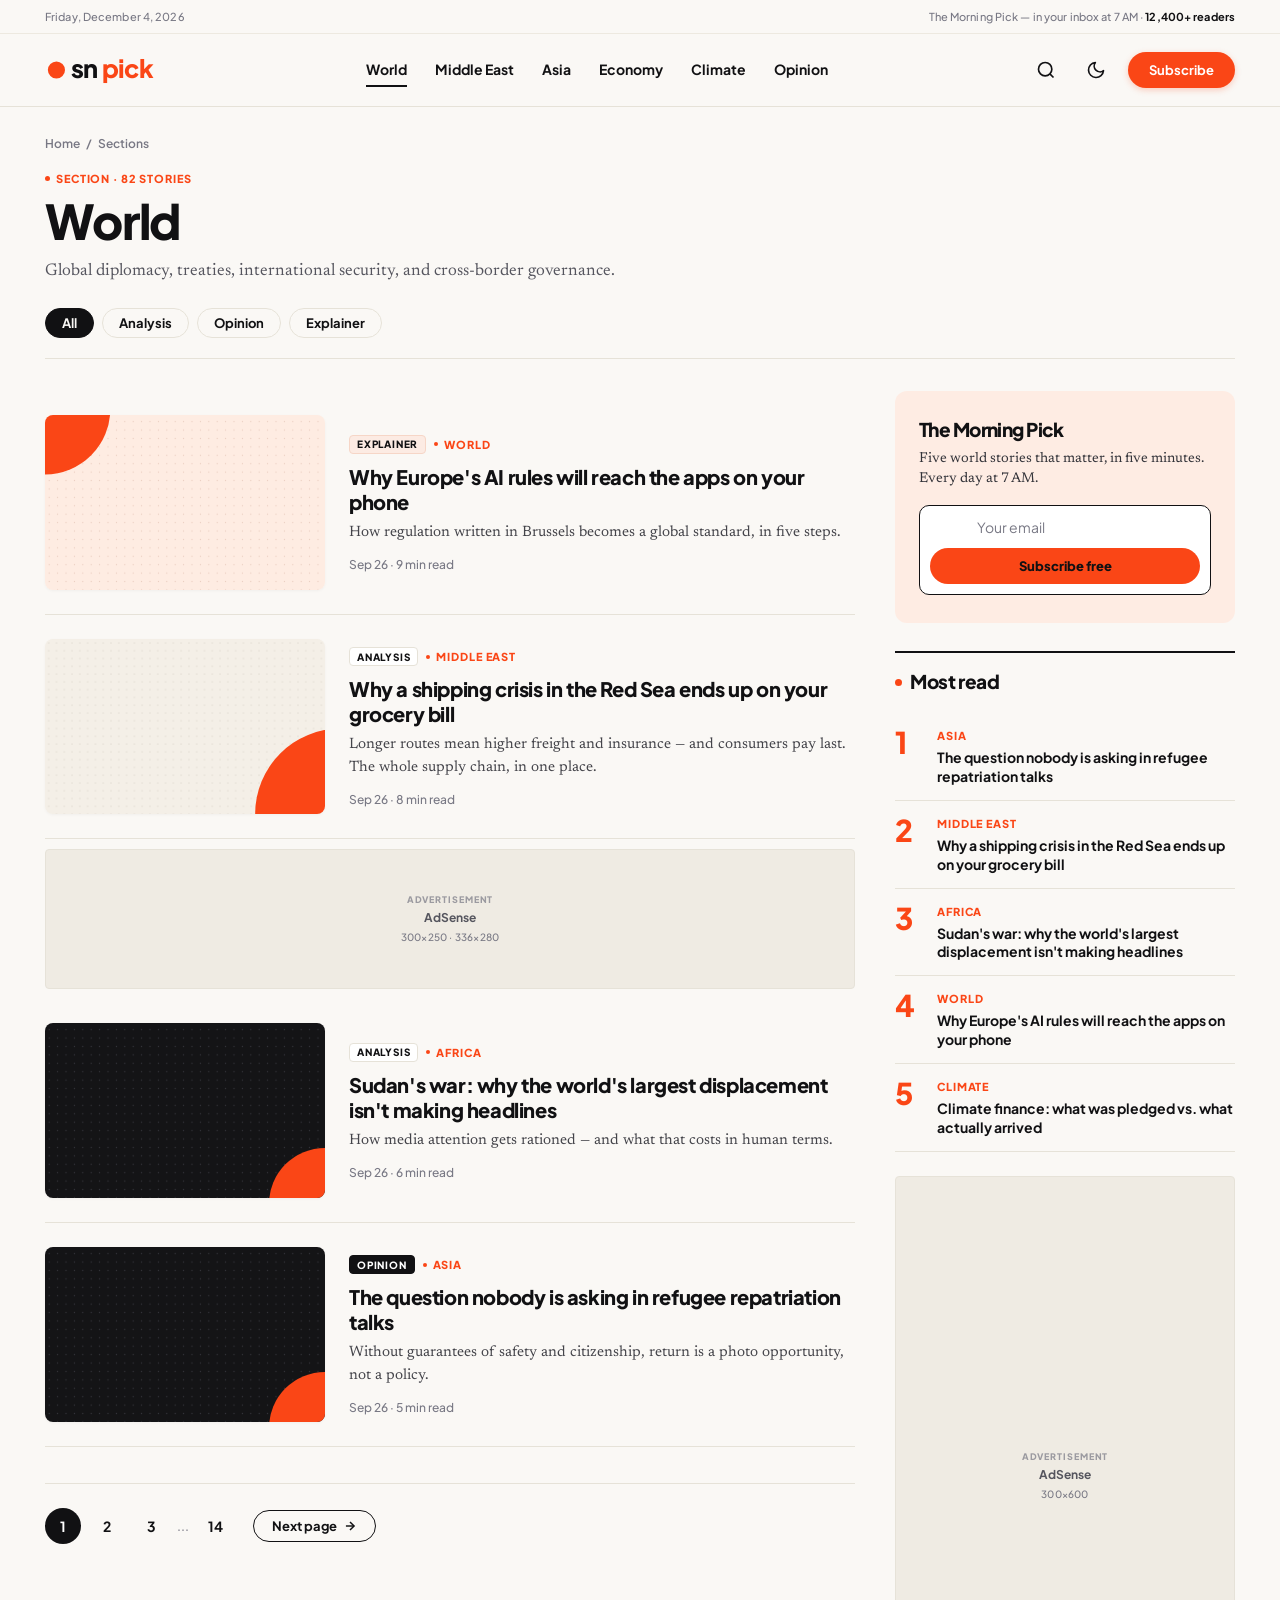
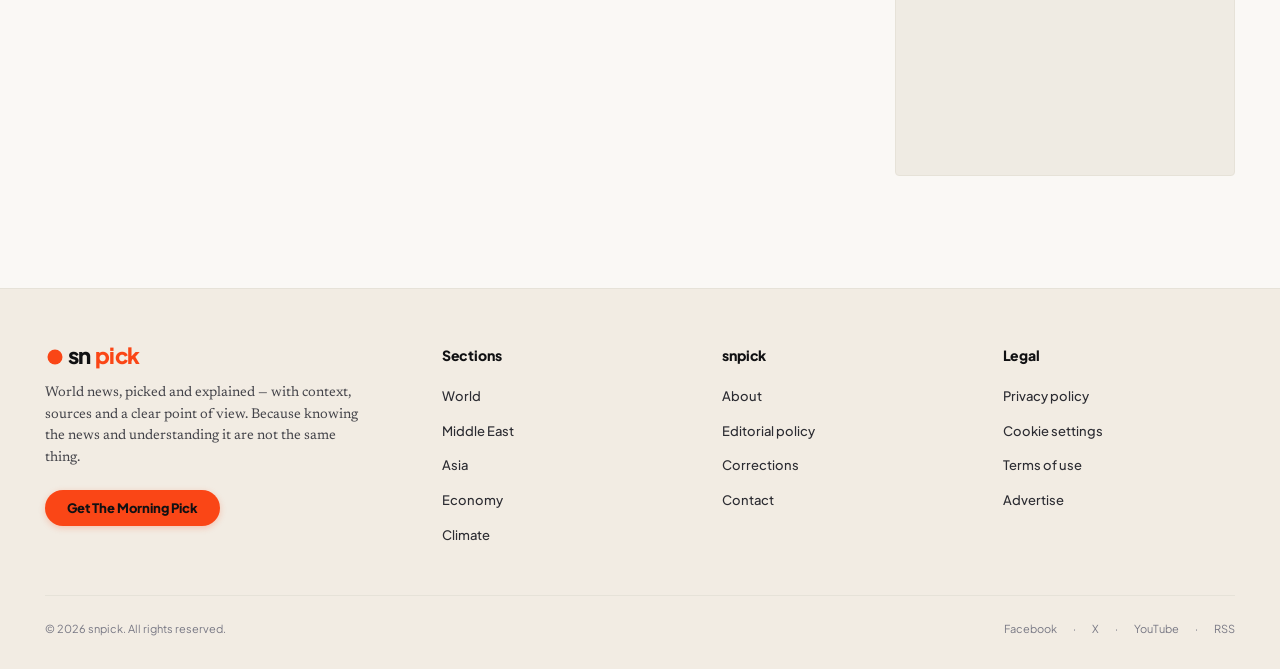
<file: world.html>
<!DOCTYPE html>
<html lang="en" data-theme="light">
<head>
  <meta charset="UTF-8">
  <meta name="viewport" content="width=device-width, initial-scale=1.0">
  <title>World Stories & International Analysis — snpick</title>
  <meta name="description" content="Global diplomacy, international security, multilateral agreements, and cross-border governance.">
  <link rel="icon" type="image/svg+xml" href="assets/images/logo.svg">
  <link rel="stylesheet" href="css/style.css">
  <link rel="stylesheet" href="css/components.css">
</head>
<body>

  <!-- Top Bar -->
  <aside class="top-bar">
    <div class="container top-bar-inner">
      <div id="live-date">Saturday, September 26, 2026</div>
      <div class="top-bar-notice">
        The Morning Pick — in your inbox at 7 AM · <strong>12,400+ readers</strong>
      </div>
    </div>
  </aside>

  <!-- Site Navigation Header -->
  <header class="site-header">
    <div class="container header-inner">
      <a href="index.html" class="header-brand" aria-label="snpick Home">
        <svg class="brand-logo-svg" viewBox="0 0 210 56" fill="none">
          <circle cx="20" cy="28" r="15" fill="#FA4616" />
          <text x="46" y="42" font-family="'Plus Jakarta Sans', sans-serif" font-size="44" font-weight="900" letter-spacing="-1.5px" fill="currentColor">sn</text>
          <text x="100" y="42" font-family="'Plus Jakarta Sans', sans-serif" font-size="44" font-weight="900" letter-spacing="-1.5px" fill="#FA4616">pick</text>
        </svg>
      </a>

      <!-- Desktop Nav Links with Active State on World -->
      <nav class="main-nav" aria-label="Primary Navigation">
        <a href="world.html" class="nav-link active">World</a>
        <a href="section.html" class="nav-link">Middle East</a>
        <a href="asia.html" class="nav-link">Asia</a>
        <a href="economy.html" class="nav-link">Economy</a>
        <a href="climate.html" class="nav-link">Climate</a>
        <a href="opinion.html" class="nav-link">Opinion</a>
      </nav>

      <div class="header-actions">
        <button class="btn-icon search-open-btn" aria-label="Search articles (Ctrl+K)" title="Search (Ctrl + K)">
          <svg width="20" height="20" viewBox="0 0 24 24" fill="none" stroke="currentColor" stroke-width="2">
            <circle cx="11" cy="11" r="8"></circle>
            <line x1="21" y1="21" x2="16.65" y2="16.65"></line>
          </svg>
        </button>

        <button class="btn-icon theme-toggle-btn" aria-label="Toggle dark/light mode" title="Toggle theme">
          <span class="theme-icon">
            <svg width="20" height="20" viewBox="0 0 24 24" fill="none" stroke="currentColor" stroke-width="2">
              <path d="M21 12.79A9 9 0 1 1 11.21 3 7 7 0 0 0 21 12.79z"></path>
            </svg>
          </span>
        </button>

        <a href="#newsletter-side" class="btn-subscribe">Subscribe</a>

        <button class="btn-icon menu-toggle" aria-label="Open navigation menu">
          <svg width="24" height="24" viewBox="0 0 24 24" fill="none" stroke="currentColor" stroke-width="2">
            <line x1="3" y1="12" x2="21" y2="12"></line>
            <line x1="3" y1="6" x2="21" y2="6"></line>
            <line x1="3" y1="18" x2="21" y2="18"></line>
          </svg>
        </button>
      </div>
    </div>
  </header>

  <!-- Mobile Navigation Drawer -->
  <div id="mobile-drawer" class="mobile-nav-drawer" aria-hidden="true">
    <button id="mobile-close-btn" class="btn-icon" style="position: absolute; top: 20px; right: 20px;" aria-label="Close menu">
      <svg width="24" height="24" viewBox="0 0 24 24" fill="none" stroke="currentColor" stroke-width="2">
        <line x1="18" y1="6" x2="6" y2="18"></line>
        <line x1="6" y1="6" x2="18" y2="18"></line>
      </svg>
    </button>
    <div class="mobile-nav-links">
      <a href="world.html" class="mobile-nav-link active">World</a>
      <a href="section.html" class="mobile-nav-link">Middle East</a>
      <a href="asia.html" class="mobile-nav-link">Asia</a>
      <a href="economy.html" class="mobile-nav-link">Economy</a>
      <a href="climate.html" class="mobile-nav-link">Climate</a>
      <a href="opinion.html" class="mobile-nav-link">Opinion</a>
    </div>
  </div>

  <main class="container">
    <!-- Section Header Banner -->
    <section class="section-header-banner">
      <nav class="breadcrumbs" aria-label="Breadcrumb">
        <a href="index.html">Home</a>
        <span>/</span>
        <a href="world.html">Sections</a>
      </nav>

      <div class="section-story-count">Section · 82 Stories</div>
      <h1 class="section-big-title">World</h1>
      <p class="section-description">
        Global diplomacy, treaties, international security, and cross-border governance.
      </p>

      <!-- Category Filter Tabs -->
      <div class="filter-tabs" role="tablist" aria-label="Filter stories by type">
        <button class="filter-btn active" data-filter="all" role="tab">All</button>
        <button class="filter-btn" data-filter="analysis" role="tab">Analysis</button>
        <button class="filter-btn" data-filter="opinion" role="tab">Opinion</button>
        <button class="filter-btn" data-filter="explainer" role="tab">Explainer</button>
      </div>
    </section>

    <!-- Main Layout: Stream + Sidebar -->
    <div class="category-stream-layout">
      <!-- Story Stream List -->
      <div class="stream-list">
        <!-- Item 1: Explainer -->
        <article class="stream-item" data-type="explainer">
          <a href="article.html?id=europe-ai-rules" class="stream-thumb">
            <img src="assets/images/graphic-ai.svg" alt="Europe AI rules" width="600" height="400">
          </a>
          <div class="stream-content">
            <div class="card-tag-row">
              <span class="type-pill">EXPLAINER</span>
              <span class="category-tag-name">WORLD</span>
            </div>
            <h2 class="card-title">
              <a href="article.html?id=europe-ai-rules">Why Europe's AI rules will reach the apps on your phone</a>
            </h2>
            <p class="card-excerpt">
              How regulation written in Brussels becomes a global standard, in five steps.
            </p>
            <div class="card-meta">Sep 26 · 9 min read</div>
          </div>
        </article>

        <!-- Item 2: Analysis -->
        <article class="stream-item" data-type="analysis">
          <a href="article.html" class="stream-thumb">
            <img src="assets/images/graphic-redsea.svg" alt="Red Sea shipping crisis" width="600" height="400">
          </a>
          <div class="stream-content">
            <div class="card-tag-row">
              <span class="type-pill">ANALYSIS</span>
              <span class="category-tag-name">MIDDLE EAST</span>
            </div>
            <h2 class="card-title">
              <a href="article.html">Why a shipping crisis in the Red Sea ends up on your grocery bill</a>
            </h2>
            <p class="card-excerpt">
              Longer routes mean higher freight and insurance — and consumers pay last. The whole supply chain, in one place.
            </p>
            <div class="card-meta">Sep 26 · 8 min read</div>
          </div>
        </article>

        <!-- In-Stream Ad Slot -->
        <div class="ad-slot" style="min-height: 140px; margin: 10px 0;" role="complementary" aria-label="Stream Advertisement">
          <span class="ad-label">Advertisement</span>
          <span class="ad-brand">AdSense</span>
          <span class="ad-dimensions">300×250 · 336×280</span>
        </div>

        <!-- Item 3: Analysis -->
        <article class="stream-item" data-type="analysis">
          <a href="article.html?id=sudan-displacement" class="stream-thumb">
            <img src="assets/images/graphic-sudan.svg" alt="Sudan displacement" width="600" height="400">
          </a>
          <div class="stream-content">
            <div class="card-tag-row">
              <span class="type-pill">ANALYSIS</span>
              <span class="category-tag-name">AFRICA</span>
            </div>
            <h2 class="card-title">
              <a href="article.html?id=sudan-displacement">Sudan's war: why the world's largest displacement isn't making headlines</a>
            </h2>
            <p class="card-excerpt">
              How media attention gets rationed — and what that costs in human terms.
            </p>
            <div class="card-meta">Sep 26 · 6 min read</div>
          </div>
        </article>

        <!-- Item 4: Opinion -->
        <article class="stream-item" data-type="opinion">
          <a href="article.html?id=refugee-repatriation" class="stream-thumb">
            <img src="assets/images/graphic-sudan.svg" alt="Refugee repatriation" width="600" height="400">
          </a>
          <div class="stream-content">
            <div class="card-tag-row">
              <span class="type-pill">OPINION</span>
              <span class="category-tag-name">ASIA</span>
            </div>
            <h2 class="card-title">
              <a href="article.html?id=refugee-repatriation">The question nobody is asking in refugee repatriation talks</a>
            </h2>
            <p class="card-excerpt">
              Without guarantees of safety and citizenship, return is a photo opportunity, not a policy.
            </p>
            <div class="card-meta">Sep 26 · 5 min read</div>
          </div>
        </article>

        <!-- Pagination -->
        <nav class="pagination-wrap" aria-label="Stories pagination">
          <button class="page-btn active" aria-current="page">1</button>
          <button class="page-btn">2</button>
          <button class="page-btn">3</button>
          <span style="color: var(--text-muted); font-size: 0.875rem;">...</span>
          <button class="page-btn">14</button>
          <button class="page-next-btn">
            Next page
            <svg width="14" height="14" viewBox="0 0 24 24" fill="none" stroke="currentColor" stroke-width="2.5">
              <line x1="5" y1="12" x2="19" y2="12"></line>
              <polyline points="12 5 19 12 12 19"></polyline>
            </svg>
          </button>
        </nav>
      </div>

      <!-- Right Sidebar -->
      <aside class="section-sidebar" aria-label="Section sidebar">
        <!-- Sidebar Newsletter -->
        <div id="newsletter-side" class="sidebar-newsletter">
          <div class="newsletter-heading">The Morning Pick</div>
          <p class="newsletter-sub">Five world stories that matter, in five minutes. Every day at 7 AM.</p>
          <form class="newsletter-form newsletter-form-element">
            <input type="email" class="newsletter-input" placeholder="Your email" required aria-label="Email address">
            <button type="submit" class="newsletter-btn">Subscribe free</button>
          </form>
        </div>

        <!-- Most Read List -->
        <h3 class="most-read-header">Most read</h3>
        <div class="most-read-list">
          <article class="most-read-item">
            <span class="most-read-num">1</span>
            <div class="most-read-body">
              <span class="most-read-tag">Asia</span>
              <h4 class="most-read-title">
                <a href="article.html?id=refugee-repatriation">The question nobody is asking in refugee repatriation talks</a>
              </h4>
            </div>
          </article>

          <article class="most-read-item">
            <span class="most-read-num">2</span>
            <div class="most-read-body">
              <span class="most-read-tag">Middle East</span>
              <h4 class="most-read-title">
                <a href="article.html">Why a shipping crisis in the Red Sea ends up on your grocery bill</a>
              </h4>
            </div>
          </article>

          <article class="most-read-item">
            <span class="most-read-num">3</span>
            <div class="most-read-body">
              <span class="most-read-tag">Africa</span>
              <h4 class="most-read-title">
                <a href="article.html?id=sudan-displacement">Sudan's war: why the world's largest displacement isn't making headlines</a>
              </h4>
            </div>
          </article>

          <article class="most-read-item">
            <span class="most-read-num">4</span>
            <div class="most-read-body">
              <span class="most-read-tag">World</span>
              <h4 class="most-read-title">
                <a href="article.html?id=europe-ai-rules">Why Europe's AI rules will reach the apps on your phone</a>
              </h4>
            </div>
          </article>

          <article class="most-read-item">
            <span class="most-read-num">5</span>
            <div class="most-read-body">
              <span class="most-read-tag">Climate</span>
              <h4 class="most-read-title">
                <a href="article.html?id=climate-finance">Climate finance: what was pledged vs. what actually arrived</a>
              </h4>
            </div>
          </article>
        </div>

        <!-- Sidebar Halfpage Ad -->
        <div class="ad-slot ad-halfpage" role="complementary" aria-label="Sidebar Ad">
          <span class="ad-label">Advertisement</span>
          <span class="ad-brand">AdSense</span>
          <span class="ad-dimensions">300×600</span>
        </div>
      </aside>
    </div>
  </main>

  <!-- Site Footer -->
  <footer class="site-footer">
    <div class="container">
      <div class="footer-top">
        <div class="footer-brand-col">
          <a href="index.html" class="header-brand" aria-label="snpick Home">
            <svg class="brand-logo-svg" viewBox="0 0 210 56" fill="none">
              <circle cx="20" cy="28" r="15" fill="#FA4616" />
              <text x="46" y="42" font-family="'Plus Jakarta Sans', sans-serif" font-size="44" font-weight="900" letter-spacing="-1.5px" fill="currentColor">sn</text>
              <text x="100" y="42" font-family="'Plus Jakarta Sans', sans-serif" font-size="44" font-weight="900" letter-spacing="-1.5px" fill="#FA4616">pick</text>
            </svg>
          </a>
          <p class="footer-desc">
            World news, picked and explained — with context, sources and a clear point of view. Because knowing the news and understanding it are not the same thing.
          </p>
          <a href="index.html#newsletter" class="btn-subscribe">Get The Morning Pick</a>
        </div>

        <div>
          <h4 class="footer-heading">Sections</h4>
          <ul class="footer-links">
            <li><a href="world.html" class="footer-link">World</a></li>
            <li><a href="section.html" class="footer-link">Middle East</a></li>
            <li><a href="asia.html" class="footer-link">Asia</a></li>
            <li><a href="economy.html" class="footer-link">Economy</a></li>
            <li><a href="climate.html" class="footer-link">Climate</a></li>
          </ul>
        </div>

        <div>
          <h4 class="footer-heading">snpick</h4>
          <ul class="footer-links">
            <li><a href="about.html" class="footer-link">About</a></li>
            <li><a href="about.html" class="footer-link">Editorial policy</a></li>
            <li><a href="about.html" class="footer-link">Corrections</a></li>
            <li><a href="about.html" class="footer-link">Contact</a></li>
          </ul>
        </div>

        <div>
          <h4 class="footer-heading">Legal</h4>
          <ul class="footer-links">
            <li><a href="#" class="footer-link">Privacy policy</a></li>
            <li><a href="#" class="footer-link">Cookie settings</a></li>
            <li><a href="#" class="footer-link">Terms of use</a></li>
            <li><a href="#" class="footer-link">Advertise</a></li>
          </ul>
        </div>
      </div>

      <div class="footer-bottom">
        <div>© 2026 snpick. All rights reserved.</div>
        <div class="footer-social-links">
          <a href="#" class="footer-social-link">Facebook</a>
          <span>·</span>
          <a href="#" class="footer-social-link">X</a>
          <span>·</span>
          <a href="#" class="footer-social-link">YouTube</a>
          <span>·</span>
          <a href="#" class="footer-social-link">RSS</a>
        </div>
      </div>
    </div>
  </footer>

  <!-- Search Modal -->
  <div id="search-modal" class="search-modal" role="dialog" aria-modal="true" aria-label="Search stories">
    <div class="search-modal-box">
      <div class="search-input-wrap">
        <svg width="20" height="20" viewBox="0 0 24 24" fill="none" stroke="currentColor" stroke-width="2">
          <circle cx="11" cy="11" r="8"></circle>
          <line x1="21" y1="21" x2="16.65" y2="16.65"></line>
        </svg>
        <input type="text" id="search-input" class="search-input" placeholder="Search stories, topics, authors..." autocomplete="off">
        <button id="search-close-btn" class="btn-icon" aria-label="Close search">
          <svg width="20" height="20" viewBox="0 0 24 24" fill="none" stroke="currentColor" stroke-width="2">
            <line x1="18" y1="6" x2="6" y2="18"></line>
            <line x1="6" y1="6" x2="18" y2="18"></line>
          </svg>
        </button>
      </div>
      <div id="search-results" class="search-results"></div>
    </div>
  </div>

  <script src="js/data.js"></script>
  <script src="js/main.js"></script>
</body>
</html>
</file>
<file: css/style.css>
/* ==========================================================================
   snpick — Precision Design System & Theme Engine
   Faithfully crafted to match 1:1 with editorial designs in /design
   ========================================================================== */

@import url('https://fonts.googleapis.com/css2?family=Newsreader:ital,opsz,wght@0,6..72,400;0,6..72,500;0,6..72,600;0,6..72,700;1,6..72,400;1,6..72,500&family=Plus+Jakarta+Sans:wght@400;500;600;700;800;900&display=swap');

/* --- Light Mode Tokens (Default) --- */
:root {
  --font-sans: 'Plus Jakarta Sans', -apple-system, BlinkMacSystemFont, 'Segoe UI', Roboto, sans-serif;
  --font-serif: 'Newsreader', Georgia, 'Times New Roman', serif;

  /* Editorial Paper Colors */
  --bg-page: #FAF8F5;
  --bg-header: #FAF8F5;
  --bg-card: #FFFFFF;
  --bg-muted: #F4F1EA;
  --bg-newsletter: #FEECE3;
  --bg-footer: #F2ECE3;
  --bg-input: #FFFFFF;
  --bg-ad: #EFEBE3;

  /* Artwork Card Bgs */
  --art-bg-redsea: #F5F1E8;
  --art-bg-climate: #FEECE2;
  --art-bg-rate: #F7F3EA;
  --art-bg-ai: #FEECE2;
  --art-bg-dark: #161619;
  --art-bg-about: #FEECE2;

  /* Typography Colors */
  --text-main: #111113;
  --text-body: #2C2C32;
  --text-secondary: #55555E;
  --text-muted: #787884;
  --text-inverse: #FFFFFF;

  /* Editorial Accent Orange */
  --accent-orange: #FA4616;
  --accent-orange-hover: #E03B0F;
  --accent-orange-subtle: #FFF0E8;
  --accent-orange-border: #FCD5C3;

  /* Borders & Dividers */
  --border-color: #E6E2D8;
  --border-subtle: #EDE9E0;
  --border-dark: #111113;

  /* Badges & Pills */
  --badge-bg: #EAE5DC;
  --badge-text: #111113;
  --badge-border: #DCD7CD;

  /* Shadows */
  --shadow-sm: 0 1px 3px rgba(0, 0, 0, 0.04);
  --shadow-md: 0 6px 18px rgba(0, 0, 0, 0.06);
  --shadow-lg: 0 16px 36px rgba(0, 0, 0, 0.08);

  --radius-sm: 4px;
  --radius-md: 8px;
  --radius-lg: 12px;
  --radius-full: 9999px;

  --container-width: 1220px;
  --transition-fast: 0.15s ease;
  --transition-normal: 0.25s cubic-bezier(0.16, 1, 0.3, 1);
}

/* --- Dark Mode Tokens ([data-theme="dark"]) --- */
[data-theme="dark"] {
  --bg-page: #111113;
  --bg-header: #111113;
  --bg-card: #18181C;
  --bg-muted: #1A1A1E;
  --bg-newsletter: #251713;
  --bg-footer: #0A0A0C;
  --bg-input: #151518;
  --bg-ad: #17171A;

  /* Artwork Card Bgs in Dark Mode */
  --art-bg-redsea: #1A1A1E;
  --art-bg-climate: #251713;
  --art-bg-rate: #1A1A1E;
  --art-bg-ai: #251713;
  --art-bg-dark: #121215;
  --art-bg-about: #251713;

  /* Typography Colors in Dark Mode */
  --text-main: #F4F4F6;
  --text-body: #D1D1D8;
  --text-secondary: #9E9EA8;
  --text-muted: #72727E;
  --text-inverse: #111113;

  /* Borders & Dividers in Dark Mode */
  --border-color: #24242A;
  --border-subtle: #1C1C22;
  --border-dark: #F4F4F6;

  /* Badges & Pills in Dark Mode */
  --badge-bg: #222228;
  --badge-text: #F4F4F6;
  --badge-border: #31313A;

  --accent-orange: #FA4616;
  --accent-orange-hover: #FF5A2E;
  --accent-orange-subtle: #2F1912;
  --accent-orange-border: #4D2619;

  --shadow-sm: 0 2px 6px rgba(0, 0, 0, 0.4);
  --shadow-md: 0 8px 24px rgba(0, 0, 0, 0.5);
  --shadow-lg: 0 16px 40px rgba(0, 0, 0, 0.6);
}

/* --- Base & Reset --- */
*, *::before, *::after {
  box-sizing: border-box;
  margin: 0;
  padding: 0;
}

html {
  font-size: 16px;
  scroll-behavior: smooth;
  -webkit-font-smoothing: antialiased;
  -moz-osx-font-smoothing: grayscale;
}

body {
  font-family: var(--font-sans);
  background-color: var(--bg-page);
  color: var(--text-main);
  line-height: 1.55;
  min-height: 100vh;
  display: flex;
  flex-direction: column;
  transition: background-color var(--transition-normal), color var(--transition-normal);
  overflow-x: hidden;
}

img, svg {
  display: block;
  max-width: 100%;
}

a {
  color: inherit;
  text-decoration: none;
  transition: color var(--transition-fast), opacity var(--transition-fast);
}

button {
  font-family: inherit;
  cursor: pointer;
  border: none;
  background: none;
}

ul, ol {
  list-style: none;
}

input {
  font-family: inherit;
}

/* --- Layout Container --- */
.container {
  width: 100%;
  max-width: 1280px;
  margin-left: auto;
  margin-right: auto;
  padding-left: 45px;
  padding-right: 45px;
}

@media (max-width: 768px) {
  .container {
    padding-left: 20px;
    padding-right: 20px;
  }
}

/* --- Shared Components & Micro-interactions --- */
.text-orange {
  color: var(--accent-orange) !important;
}

.text-muted {
  color: var(--text-muted);
}

/* Badge with Dot */
.badge {
  display: inline-flex;
  align-items: center;
  gap: 7px;
  font-size: 0.6875rem;
  font-weight: 800;
  text-transform: uppercase;
  letter-spacing: 0.08em;
  padding: 3px 8px;
  border-radius: var(--radius-sm);
  background-color: var(--badge-bg);
  color: var(--badge-text);
  border: 1px solid var(--badge-border);
  line-height: 1.25;
  width: fit-content;
}

.badge-dot {
  width: 5px;
  height: 5px;
  border-radius: 50%;
  background-color: var(--accent-orange);
  display: inline-block;
  flex-shrink: 0;
}

/* Editorial Two-Part Tag System: [TYPE PILL] • CATEGORY (Exact design match) */
.card-tag-row {
  display: inline-flex;
  align-items: center;
  gap: 8px;
  margin-bottom: 10px;
}

.type-pill {
  display: inline-block;
  font-size: 0.625rem;
  font-weight: 800;
  text-transform: uppercase;
  letter-spacing: 0.08em;
  padding: 2.5px 7px;
  border-radius: var(--radius-sm);
  background-color: var(--bg-card);
  color: var(--text-main);
  border: 1px solid var(--border-color);
  line-height: 1.2;
}

.type-pill.pill-explainer {
  background-color: #FCEBE3;
  border-color: #F6D6C7;
  color: #111113;
}

.type-pill.pill-opinion {
  background-color: #111113;
  border-color: #111113;
  color: #FFFFFF;
}

.type-pill.pill-outline {
  background-color: transparent;
  border: 1px solid var(--border-dark);
  color: var(--text-main);
}

[data-theme="dark"] .type-pill {
  background-color: #1a1a1f;
  border-color: #33333c;
  color: #f0f0f2;
}

[data-theme="dark"] .type-pill.pill-explainer {
  background-color: #2D1A14;
  border-color: #4D2619;
  color: #F4F4F6;
}

[data-theme="dark"] .type-pill.pill-opinion {
  background-color: #F4F4F6;
  border-color: #F4F4F6;
  color: #111113;
}

.category-tag-name {
  display: inline-flex;
  align-items: center;
  gap: 6px;
  font-size: 0.6875rem;
  font-weight: 800;
  color: var(--accent-orange);
  text-transform: uppercase;
  letter-spacing: 0.08em;
}

.category-tag-name::before {
  content: '';
  width: 4px;
  height: 4px;
  border-radius: 50%;
  background-color: var(--accent-orange);
  display: inline-block;
  flex-shrink: 0;
}

/* Section Header Bar with Orange Dot and Top Divider Line (Exact design match) */
.section-title-wrap {
  display: flex;
  align-items: center;
  justify-content: space-between;
  padding-top: 14px;
  margin-bottom: 24px;
  border-top: 2px solid var(--border-dark);
}

.section-title {
  display: inline-flex;
  align-items: center;
  gap: 8px;
  font-size: 1.375rem;
  font-weight: 800;
  letter-spacing: -0.02em;
  color: var(--text-main);
}

.section-title::before {
  content: '';
  width: 7px;
  height: 7px;
  border-radius: 50%;
  background-color: var(--accent-orange);
  display: inline-block;
}

.section-link {
  font-size: 0.8125rem;
  font-weight: 700;
  color: var(--accent-orange);
  display: inline-flex;
  align-items: center;
  gap: 4px;
  transition: color var(--transition-fast), transform var(--transition-fast);
}

.section-link:hover {
  color: var(--accent-orange-hover);
  transform: translateX(2px);
}

/* Key Takeaways Callout Box */
.takeaways-box {
  background-color: var(--bg-muted);
  border-radius: var(--radius-md);
  padding: 24px 28px;
  margin-bottom: 32px;
}

.takeaways-title {
  font-family: var(--font-sans);
  font-size: 1.0625rem;
  font-weight: 800;
  color: var(--text-main);
  display: flex;
  align-items: center;
  gap: 8px;
  margin-bottom: 16px;
  letter-spacing: -0.01em;
}

.takeaways-title::before {
  content: '';
  width: 7px;
  height: 7px;
  border-radius: 50%;
  background-color: var(--accent-orange);
  flex-shrink: 0;
}

.takeaways-list {
  display: flex;
  flex-direction: column;
  gap: 0;
}

.takeaways-item {
  display: grid;
  grid-template-columns: 24px 1fr;
  gap: 8px;
  font-family: var(--font-sans);
  font-size: 0.9375rem;
  line-height: 1.45;
  color: var(--text-main);
  font-weight: 600;
  padding: 12px 0;
  border-bottom: 1px solid var(--border-color);
}

.takeaways-item:first-child {
  padding-top: 0;
}

.takeaways-item:last-child {
  padding-bottom: 0;
  border-bottom: none;
}

.takeaways-num {
  font-weight: 800;
  color: var(--accent-orange);
  font-size: 1rem;
}

/* Reading Progress Indicator */
#reading-progress {
  position: fixed;
  top: 0;
  left: 0;
  width: 0%;
  height: 3px;
  background-color: var(--accent-orange);
  z-index: 9999;
  transition: width 0.08s linear;
}

/* AdSense Placeholder Units */
.ad-slot {
  background-color: var(--bg-ad);
  border: 1px solid var(--border-color);
  border-radius: var(--radius-sm);
  display: flex;
  flex-direction: column;
  align-items: center;
  justify-content: center;
  text-align: center;
  color: var(--text-muted);
  transition: background-color var(--transition-normal);
  user-select: none;
}

.ad-label {
  font-size: 0.5625rem;
  font-weight: 800;
  text-transform: uppercase;
  letter-spacing: 0.1em;
  margin-bottom: 2px;
  opacity: 0.7;
}

.ad-brand {
  font-size: 0.75rem;
  font-weight: 700;
  color: var(--text-secondary);
  margin-bottom: 2px;
}

.ad-dimensions {
  font-size: 0.625rem;
  font-weight: 500;
  letter-spacing: 0.02em;
}

.ad-leaderboard {
  width: 100%;
  max-width: 970px;
  height: 90px;
  margin: 20px auto 32px auto;
}

.ad-rectangle {
  width: 100%;
  max-width: 300px;
  height: 250px;
  margin-top: 24px;
}

.ad-halfpage {
  width: 100%;
  min-height: 600px;
}

.ad-in-article {
  width: 100%;
  max-width: 360px;
  height: 120px;
  margin: 36px auto;
}
</file>
<file: css/components.css>
/* ==========================================================================
   snpick — Component Architecture & Interactive Micro-Animations
   Faithfully matching the visual hierarchy and precision of /design
   ========================================================================== */

/* --- 1. Top Bar --- */
.top-bar {
  border-bottom: 1px solid var(--border-subtle);
  font-size: 0.6875rem;
  font-weight: 500;
  color: var(--text-muted);
  padding: 8px 0;
  letter-spacing: 0.01em;
}

.top-bar-inner {
  display: flex;
  justify-content: space-between;
  align-items: center;
}

.top-bar-notice strong {
  color: var(--text-main);
  font-weight: 700;
}

/* --- 2. Site Header --- */
.site-header {
  position: sticky;
  top: 0;
  background-color: var(--bg-header);
  border-bottom: 1px solid var(--border-color);
  z-index: 100;
  transition: background-color var(--transition-normal), border-color var(--transition-normal);
}

.header-inner {
  display: flex;
  align-items: center;
  justify-content: space-between;
  height: 72px;
}

.header-brand {
  display: flex;
  align-items: center;
  height: 38px;
}

.brand-logo-svg {
  height: 32px;
  width: auto;
}

.main-nav {
  display: flex;
  align-items: center;
  gap: 28px;
}

.nav-link {
  font-size: 0.875rem;
  font-weight: 700;
  color: var(--text-main);
  padding: 6px 0;
  position: relative;
  transition: color var(--transition-fast);
  display: inline-block;
  text-decoration: none;
}

.nav-link::after {
  content: '';
  position: absolute;
  bottom: 0px;
  left: 0;
  width: 100%;
  height: 2px;
  background-color: var(--text-main);
  transform: scaleX(0);
  transform-origin: center;
  transition: transform 0.25s cubic-bezier(0.16, 1, 0.3, 1), opacity 0.2s ease, background-color var(--transition-normal);
  opacity: 0;
}

.nav-link:hover {
  color: var(--accent-orange);
}

.nav-link:hover::after {
  transform: scaleX(1);
  opacity: 0.7;
}

.nav-link.active {
  color: var(--text-main);
}

.nav-link.active::after {
  transform: scaleX(1);
  opacity: 1;
}

.header-actions {
  display: flex;
  align-items: center;
  gap: 14px;
}

.btn-icon {
  width: 36px;
  height: 36px;
  display: inline-flex;
  align-items: center;
  justify-content: center;
  border-radius: var(--radius-full);
  color: var(--text-main);
  background: transparent;
  transition: all var(--transition-fast);
}

.btn-icon:hover {
  background-color: var(--bg-muted);
  color: var(--accent-orange);
  transform: translateY(-1px);
}

.theme-toggle-btn .theme-icon {
  display: inline-flex;
  transition: transform 0.3s cubic-bezier(0.34, 1.56, 0.64, 1);
}

.theme-toggle-btn:hover .theme-icon {
  transform: rotate(25deg);
}

.btn-subscribe {
  background-color: var(--accent-orange);
  color: #FFFFFF !important;
  font-size: 0.8125rem;
  font-weight: 700;
  height: 36px;
  padding: 0 18px;
  border-radius: var(--radius-full);
  display: inline-flex;
  align-items: center;
  justify-content: center;
  transition: all var(--transition-fast);
  white-space: nowrap;
  box-shadow: 0 2px 6px rgba(250, 70, 22, 0.25);
}

.header-actions .btn-subscribe {
  width: 107px;
  padding: 0;
}

.btn-subscribe:hover {
  background-color: var(--accent-orange-hover);
  transform: translateY(-1px);
  box-shadow: 0 4px 12px rgba(250, 70, 22, 0.35);
}

.btn-subscribe:active {
  transform: translateY(0);
}

.menu-toggle {
  display: none;
}

/* --- 3. Today in 30 Seconds Ticker --- */
.ticker-strip {
  background-color: var(--bg-muted);
  border-radius: var(--radius-md);
  padding: 12px 20px;
  margin: 20px 0 28px 0;
  display: flex;
  align-items: center;
  gap: 28px;
  font-size: 0.8125rem;
  transition: background-color var(--transition-normal);
}

.ticker-label-wrap {
  display: flex;
  flex-direction: column;
  flex-shrink: 0;
}

.ticker-title {
  font-size: 0.875rem;
  font-weight: 800;
  color: var(--text-main);
  letter-spacing: -0.01em;
}

.ticker-time {
  font-size: 0.6875rem;
  color: var(--text-muted);
  font-weight: 500;
}

.ticker-items {
  display: flex;
  align-items: center;
  gap: 28px;
  overflow-x: auto;
  white-space: nowrap;
  scrollbar-width: none;
}

.ticker-items::-webkit-scrollbar {
  display: none;
}

.ticker-item {
  display: inline-flex;
  align-items: center;
  gap: 8px;
  color: var(--text-main);
  font-size: 0.8125rem;
  font-weight: 600;
  transition: color var(--transition-fast);
}

.ticker-item:hover {
  color: var(--accent-orange);
}

.ticker-item::before {
  content: '';
  width: 5px;
  height: 5px;
  border-radius: 50%;
  background-color: var(--accent-orange);
  flex-shrink: 0;
}

/* --- 4. Hero Section & Most Read Sidebar --- */
.hero-section {
  display: grid;
  grid-template-columns: minmax(0, 1fr) 340px;
  gap: 36px;
  margin-bottom: 56px;
  align-items: start;
}

.hero-main {
  display: flex;
  flex-direction: column;
}

.hero-image-wrap {
  width: 100%;
  border-radius: var(--radius-md);
  overflow: hidden;
  margin-bottom: 20px;
  aspect-ratio: 16 / 9;
  background-color: var(--bg-muted);
  box-shadow: var(--shadow-sm);
}

.hero-image-wrap img,
.hero-image-wrap svg {
  width: 100%;
  height: 100%;
  object-fit: cover;
}

.hero-content .card-tag-row {
  margin-bottom: 12px;
}

.hero-headline {
  font-size: 2.75rem;
  font-weight: 800;
  line-height: 1.1;
  letter-spacing: -0.035em;
  color: var(--text-main);
  margin-bottom: 14px;
}

.hero-headline a {
  transition: color var(--transition-fast);
}

.hero-headline a:hover {
  color: var(--accent-orange);
}

.hero-deck {
  font-family: var(--font-serif);
  font-size: 1.1875rem;
  line-height: 1.5;
  color: var(--text-body);
  margin-bottom: 16px;
  max-width: 100%;
}

.story-meta {
  font-size: 0.8125rem;
  font-weight: 500;
  color: var(--text-muted);
  display: flex;
  align-items: center;
  gap: 6px;
}

.story-author {
  color: var(--text-main);
  font-weight: 800;
}

/* Most Read Sidebar Column */
.most-read-col {
  display: flex;
  flex-direction: column;
}

.most-read-header {
  display: flex;
  align-items: center;
  gap: 8px;
  font-size: 1.1875rem;
  font-weight: 800;
  letter-spacing: -0.02em;
  margin-bottom: 16px;
  padding-top: 14px;
  border-top: 2px solid var(--border-dark);
}

.most-read-header::before {
  content: '';
  width: 7px;
  height: 7px;
  border-radius: 50%;
  background-color: var(--accent-orange);
}

.most-read-list {
  display: flex;
  flex-direction: column;
  gap: 0;
  margin-bottom: 24px;
}

.most-read-item {
  display: grid;
  grid-template-columns: 28px 1fr;
  gap: 14px;
  padding: 14px 0;
  border-bottom: 1px solid var(--border-color);
  transition: transform var(--transition-fast);
}

.most-read-item:hover {
  transform: translateX(3px);
}

.most-read-num {
  font-size: 1.875rem;
  font-weight: 800;
  color: var(--accent-orange);
  line-height: 1;
}

.most-read-body {
  display: flex;
  flex-direction: column;
}

.most-read-tag {
  font-size: 0.6875rem;
  font-weight: 800;
  color: var(--accent-orange);
  text-transform: uppercase;
  letter-spacing: 0.08em;
  margin-bottom: 4px;
}

.most-read-title {
  font-size: 0.875rem;
  font-weight: 700;
  line-height: 1.35;
  color: var(--text-main);
  transition: color var(--transition-fast);
}

.most-read-title:hover {
  color: var(--accent-orange);
}

/* --- 5. Latest Analysis 3-Column Grid --- */
.analysis-grid {
  display: grid;
  grid-template-columns: repeat(3, 1fr);
  gap: 28px;
  margin-bottom: 56px;
}

.article-card {
  display: flex;
  flex-direction: column;
}

.card-thumb {
  width: 100%;
  aspect-ratio: 16 / 10;
  border-radius: var(--radius-md);
  overflow: hidden;
  margin-bottom: 14px;
  background-color: var(--bg-muted);
  box-shadow: var(--shadow-sm);
}

.card-thumb img,
.card-thumb svg {
  width: 100%;
  height: 100%;
  object-fit: cover;
}

.card-content {
  display: flex;
  flex-direction: column;
  flex: 1;
}

.card-badges {
  margin-bottom: 8px;
}

.card-title {
  font-size: 1.1875rem;
  font-weight: 800;
  line-height: 1.25;
  color: var(--text-main);
  margin-bottom: 10px;
  letter-spacing: -0.02em;
  transition: color var(--transition-fast);
}

.card-title a:hover {
  color: var(--accent-orange);
}

.card-excerpt {
  font-family: var(--font-serif);
  font-size: 0.9375rem;
  line-height: 1.5;
  color: #44444A;
  margin-bottom: 12px;
  flex: 1;
}

[data-theme="dark"] .card-excerpt {
  color: #A0A0AA;
}

.card-meta {
  font-size: 0.75rem;
  color: var(--text-muted);
  font-weight: 500;
}

/* --- 6. The Morning Pick Newsletter Box --- */
.newsletter-banner {
  background-color: var(--bg-newsletter);
  border-radius: 16px;
  padding: 44px 52px;
  margin: 36px 0 56px 0;
  display: grid;
  grid-template-columns: 1.25fr 1fr;
  align-items: center;
  gap: 48px;
  border: none;
  transition: background-color var(--transition-normal);
  box-shadow: var(--shadow-sm);
}

.newsletter-tag {
  font-size: 0.6875rem;
  font-weight: 800;
  color: var(--accent-orange);
  text-transform: uppercase;
  letter-spacing: 0.08em;
  margin-bottom: 12px;
  display: flex;
  align-items: center;
  gap: 6px;
}

.newsletter-tag::before {
  content: '';
  width: 5px;
  height: 5px;
  border-radius: 50%;
  background-color: var(--accent-orange);
}

.newsletter-heading {
  font-size: 2rem;
  font-weight: 800;
  line-height: 1.15;
  letter-spacing: -0.03em;
  color: var(--text-main);
  margin-bottom: 14px;
}

.newsletter-sub {
  font-family: var(--font-serif);
  font-size: 0.9375rem;
  color: #333339;
  line-height: 1.55;
}

[data-theme="dark"] .newsletter-sub {
  color: #D1D1D8;
}

.newsletter-form-box {
  display: flex;
  flex-direction: column;
  gap: 8px;
}

.newsletter-form {
  display: flex;
  background-color: #FFFFFF;
  border: 1.5px solid var(--border-dark);
  border-radius: var(--radius-full);
  padding: 4px 5px 4px 20px;
  align-items: center;
  gap: 8px;
  width: 100%;
  transition: border-color var(--transition-fast), box-shadow var(--transition-fast);
}

[data-theme="dark"] .newsletter-form {
  background-color: #161619;
  border-color: #4D2619;
}

.newsletter-form:focus-within {
  border-color: var(--accent-orange);
  box-shadow: 0 0 0 3px var(--accent-orange-subtle);
}

.newsletter-input {
  flex: 1;
  border: none;
  background: transparent;
  color: var(--text-main);
  font-size: 0.875rem;
  outline: none;
  padding: 8px 0;
}

.newsletter-input::placeholder {
  color: var(--text-muted);
}

.newsletter-btn {
  background-color: var(--accent-orange);
  color: #111113 !important;
  font-size: 0.8125rem;
  font-weight: 800;
  padding: 10px 22px;
  border-radius: var(--radius-full);
  border: none;
  cursor: pointer;
  transition: all var(--transition-fast);
  white-space: nowrap;
}

.newsletter-btn:hover {
  background-color: var(--accent-orange-hover);
  transform: translateY(-1px);
}

.newsletter-trust {
  display: flex;
  align-items: center;
  gap: 16px;
  font-size: 0.6875rem;
  color: #55555E;
  margin-top: 10px;
  font-weight: 500;
  padding-left: 0;
}

[data-theme="dark"] .newsletter-trust {
  color: #9E9EA8;
}

.newsletter-trust span {
  display: inline-flex;
  align-items: center;
  gap: 4px;
}

/* Compact Sidebar Newsletter */
.sidebar-newsletter {
  background-color: var(--bg-newsletter);
  border-radius: 12px;
  padding: 28px 24px;
  margin-bottom: 28px;
  border: none;
}

.sidebar-newsletter .newsletter-heading {
  font-size: 1.1875rem;
  font-weight: 800;
  color: var(--text-main);
  margin-bottom: 8px;
}

.sidebar-newsletter .newsletter-sub {
  font-family: var(--font-serif);
  font-size: 0.875rem;
  line-height: 1.45;
  color: #333339;
  margin-bottom: 16px;
}

.sidebar-newsletter .newsletter-form {
  flex-direction: column;
  background: #FFFFFF;
  border: 1.5px solid var(--border-dark);
  border-radius: 10px;
  padding: 8px 10px 10px 10px;
  gap: 8px;
}

[data-theme="dark"] .sidebar-newsletter .newsletter-form {
  background: #161619;
  border-color: #4D2619;
}

.sidebar-newsletter .newsletter-input {
  background: transparent;
  border: none;
  padding: 4px 2px;
  font-size: 0.875rem;
  border-radius: 0;
}

.sidebar-newsletter .newsletter-btn {
  width: 100%;
  border-radius: var(--radius-full);
  padding: 10px;
  background-color: var(--accent-orange);
  color: #111113 !important;
  font-weight: 800;
}

.article-main-content .sidebar-newsletter {
  display: flex;
  align-items: center;
  justify-content: space-between;
  gap: 28px;
  padding: 32px 36px;
  margin: 36px 0;
}

.article-main-content .sidebar-newsletter .newsletter-info {
  flex: 1;
}

.article-main-content .sidebar-newsletter .newsletter-sub {
  margin-bottom: 0;
}

.article-main-content .sidebar-newsletter .newsletter-form {
  width: 250px;
  flex-shrink: 0;
}

@media (max-width: 640px) {
  .article-main-content .sidebar-newsletter {
    flex-direction: column;
    align-items: stretch;
    padding: 24px;
    gap: 20px;
  }
  .article-main-content .sidebar-newsletter .newsletter-form {
    width: 100%;
  }
}

/* --- 7. Opinion Section (Homepage) --- */
.opinion-grid {
  display: grid;
  grid-template-columns: minmax(0, 1fr) 300px;
  gap: 40px;
  margin-bottom: 64px;
  align-items: start;
}

.opinion-list {
  display: flex;
  flex-direction: column;
  gap: 0;
}

.opinion-item {
  display: grid;
  grid-template-columns: 240px 1fr;
  gap: 24px;
  padding: 22px 0;
  border-bottom: 1px solid var(--border-color);
  align-items: center;
}

.opinion-thumb {
  width: 100%;
  aspect-ratio: 16 / 10;
  border-radius: var(--radius-md);
  overflow: hidden;
  box-shadow: var(--shadow-sm);
}

.opinion-thumb img,
.opinion-thumb svg {
  width: 100%;
  height: 100%;
  object-fit: cover;
}

.opinion-content .card-title {
  font-size: 1.1875rem;
  font-weight: 800;
  line-height: 1.25;
  color: var(--text-main);
  margin-bottom: 8px;
  letter-spacing: -0.02em;
}

.opinion-content .card-excerpt {
  font-family: var(--font-serif);
  font-size: 0.9375rem;
  line-height: 1.5;
  color: #44444A;
  margin-bottom: 10px;
}

/* --- 8. Article Reading Page Typography --- */
.article-header-wrap {
  max-width: 820px;
  margin: 32px auto 24px auto;
}

.breadcrumbs {
  font-size: 0.75rem;
  font-weight: 600;
  color: var(--text-muted);
  margin-bottom: 16px;
  display: flex;
  align-items: center;
  gap: 6px;
}

.breadcrumbs a:hover {
  color: var(--accent-orange);
}

.article-title {
  font-size: 2.75rem;
  font-weight: 800;
  line-height: 1.15;
  letter-spacing: -0.035em;
  color: var(--text-main);
  margin: 14px 0 16px 0;
}

.article-deck {
  font-family: var(--font-serif);
  font-size: 1.1875rem;
  line-height: 1.5;
  color: var(--text-body);
  margin-bottom: 24px;
}

.article-meta-bar {
  display: flex;
  align-items: center;
  justify-content: space-between;
  padding: 14px 0;
  border-top: 2px solid var(--border-dark);
  border-bottom: none;
  margin-bottom: 28px;
}

.author-chip {
  display: flex;
  align-items: center;
  gap: 12px;
}

.author-chip-avatar {
  width: 40px;
  height: 40px;
  border-radius: 50%;
}

.author-chip-info {
  display: flex;
  flex-direction: column;
}

.author-chip-name {
  font-size: 0.875rem;
  font-weight: 700;
  color: var(--text-main);
}

.author-chip-meta {
  font-size: 0.75rem;
  color: var(--text-muted);
}

.article-actions {
  display: flex;
  align-items: center;
  gap: 8px;
}

.article-action-btn {
  width: 36px;
  height: 36px;
  display: inline-flex;
  align-items: center;
  justify-content: center;
  border-radius: var(--radius-full);
  color: var(--text-secondary);
  border: 1px solid var(--border-color);
  transition: all var(--transition-fast);
}

.article-action-btn:hover {
  color: var(--accent-orange);
  border-color: var(--accent-orange);
  background-color: var(--accent-orange-subtle);
  transform: translateY(-1px);
}

.article-hero-graphic {
  max-width: 820px;
  margin: 0 auto 36px auto;
  border-radius: 12px;
  overflow: hidden;
  box-shadow: var(--shadow-sm);
}

.article-caption {
  font-size: 0.6875rem;
  color: var(--text-muted);
  margin-top: 8px;
  font-style: normal;
}

/* Article Layout Grid with Sticky Sidebar */
.article-body-layout {
  display: grid;
  grid-template-columns: minmax(0, 1fr) 300px;
  gap: 48px;
  max-width: 1040px;
  margin: 0 auto 64px auto;
}

.article-main-content {
  font-family: var(--font-serif);
  font-size: 1.125rem;
  line-height: 1.7;
  color: var(--text-body);
}

.article-main-content p {
  margin-bottom: 22px;
}

.article-main-content h2 {
  font-family: var(--font-sans);
  font-weight: 800;
  letter-spacing: -0.025em;
  font-size: 1.5rem;
  color: var(--text-main);
  margin: 36px 0 16px 0;
  line-height: 1.25;
}

.article-main-content strong {
  font-family: var(--font-sans);
  font-weight: 700;
  color: var(--text-main);
}

.editorial-quote {
  border-top: 3px solid var(--accent-orange);
  border-left: none;
  padding: 16px 0 0 0;
  margin: 36px 0;
  font-family: var(--font-serif);
  font-size: 1.625rem;
  font-style: italic;
  font-weight: 500;
  line-height: 1.35;
  color: var(--text-main);
}

.editorial-quote cite {
  display: block;
  font-family: var(--font-sans);
  font-size: 0.75rem;
  font-style: normal;
  color: var(--text-muted);
  margin-top: 8px;
  text-transform: uppercase;
  letter-spacing: 0.05em;
  font-weight: 700;
}

.sources-box {
  border-top: 2px solid var(--border-dark);
  padding-top: 16px;
  margin-top: 40px;
  font-family: var(--font-sans);
}

.sources-heading {
  font-size: 1rem;
  font-weight: 800;
  letter-spacing: -0.01em;
  margin-bottom: 16px;
  color: var(--text-main);
}

.sources-list {
  display: flex;
  flex-direction: column;
  gap: 0;
}

.sources-item {
  display: grid;
  grid-template-columns: 24px 1fr;
  gap: 8px;
  padding: 12px 0;
  border-bottom: 1px solid var(--border-color);
  font-size: 0.8125rem;
  color: var(--text-secondary);
}

.sources-item:last-child {
  border-bottom: none;
}

.sources-num {
  font-weight: 800;
  color: var(--accent-orange);
}

.sources-item a {
  font-weight: 700;
  color: var(--text-main);
  transition: color var(--transition-fast);
}

.sources-item a:hover {
  color: var(--accent-orange);
}

.tags-wrap {
  display: flex;
  flex-wrap: wrap;
  gap: 8px;
  margin: 28px 0;
}

.tag-pill {
  font-family: var(--font-sans);
  font-size: 0.75rem;
  font-weight: 600;
  color: var(--text-secondary);
  background-color: var(--bg-muted);
  padding: 5px 14px;
  border-radius: var(--radius-full);
  transition: all var(--transition-fast);
}

.tag-pill:hover {
  background-color: var(--accent-orange-subtle);
  color: var(--accent-orange);
}

.author-card {
  background-color: var(--bg-card);
  border: 1px solid var(--border-color);
  border-radius: 12px;
  padding: 28px 24px;
  margin: 36px 0;
  display: flex;
  align-items: center;
  gap: 20px;
  font-family: var(--font-sans);
  box-shadow: var(--shadow-sm);
}

.author-card-avatar {
  width: 56px;
  height: 56px;
  border-radius: 50%;
  flex-shrink: 0;
}

.author-card-label {
  font-size: 0.6875rem;
  font-weight: 800;
  color: var(--accent-orange);
  text-transform: uppercase;
  letter-spacing: 0.08em;
  margin-bottom: 4px;
}

.author-card-name {
  font-size: 1.125rem;
  font-weight: 800;
  color: var(--text-main);
  margin-bottom: 4px;
}

.author-card-bio {
  font-family: var(--font-serif);
  font-size: 0.875rem;
  color: #44444A;
  line-height: 1.5;
  margin-bottom: 8px;
}

.author-card-link {
  font-size: 0.8125rem;
  font-weight: 700;
  color: var(--accent-orange);
  transition: color var(--transition-fast);
}

/* --- 9. Section / Category Page Components --- */
.section-header-banner {
  margin: 28px 0 24px 0;
}

.section-story-count {
  font-size: 0.6875rem;
  font-weight: 800;
  color: var(--accent-orange);
  text-transform: uppercase;
  letter-spacing: 0.08em;
  display: flex;
  align-items: center;
  gap: 6px;
  margin-bottom: 8px;
}

.section-story-count::before {
  content: '';
  width: 5px;
  height: 5px;
  background-color: var(--accent-orange);
  border-radius: 50%;
}

.section-big-title {
  font-size: 3rem;
  font-weight: 800;
  letter-spacing: -0.035em;
  line-height: 1.08;
  color: var(--text-main);
  margin-bottom: 12px;
}

.section-description {
  font-family: var(--font-serif);
  font-size: 1.0625rem;
  color: var(--text-secondary);
  max-width: 680px;
  margin-bottom: 24px;
  line-height: 1.5;
}

.filter-tabs {
  display: flex;
  align-items: center;
  gap: 8px;
  padding-bottom: 20px;
  border-bottom: 1px solid var(--border-color);
  margin-bottom: 32px;
  overflow-x: auto;
  scrollbar-width: none;
  -ms-overflow-style: none;
}

.filter-tabs::-webkit-scrollbar {
  display: none;
}

.filter-btn {
  font-size: 0.8125rem;
  font-weight: 700;
  padding: 6px 16px;
  border-radius: var(--radius-full);
  background: transparent;
  border: 1px solid var(--border-color);
  color: var(--text-main);
  transition: all var(--transition-fast);
}

.filter-btn:hover {
  border-color: var(--text-main);
}

.filter-btn.active {
  background-color: var(--text-main);
  color: var(--bg-page);
  border-color: var(--text-main);
}

.category-stream-layout {
  display: grid;
  grid-template-columns: minmax(0, 1fr) 340px;
  gap: 40px;
  margin-bottom: 48px;
  align-items: start;
}

.stream-list {
  display: flex;
  flex-direction: column;
  gap: 0;
}

.stream-item {
  display: grid;
  grid-template-columns: 280px 1fr;
  gap: 24px;
  padding: 24px 0;
  border-bottom: 1px solid var(--border-color);
  align-items: center;
}

.stream-thumb {
  width: 100%;
  aspect-ratio: 16 / 10;
  border-radius: var(--radius-md);
  overflow: hidden;
  box-shadow: var(--shadow-sm);
}

.stream-thumb img,
.stream-thumb svg {
  width: 100%;
  height: 100%;
  object-fit: cover;
}

.stream-content .card-title {
  font-size: 1.25rem;
  font-weight: 800;
  line-height: 1.25;
  color: var(--text-main);
  margin-bottom: 8px;
  letter-spacing: -0.02em;
}

.stream-content .card-excerpt {
  font-family: var(--font-serif);
  font-size: 0.9375rem;
  line-height: 1.5;
  color: #44444A;
  margin-bottom: 12px;
}

/* Pagination */
.pagination-wrap {
  display: flex;
  align-items: center;
  gap: 8px;
  margin-top: 36px;
  padding-top: 24px;
  border-top: 1px solid var(--border-color);
}

.page-btn {
  width: 36px;
  height: 36px;
  display: inline-flex;
  align-items: center;
  justify-content: center;
  border-radius: var(--radius-full);
  font-size: 0.875rem;
  font-weight: 700;
  color: var(--text-main);
  background-color: transparent;
  transition: all var(--transition-fast);
}

.page-btn.active {
  background-color: var(--text-main);
  color: #FFFFFF;
}

[data-theme="dark"] .page-btn.active {
  background-color: #FFFFFF;
  color: #111113;
}

.page-btn:hover:not(.active) {
  background-color: var(--bg-muted);
}

.page-dots {
  display: inline-flex;
  align-items: center;
  justify-content: center;
  padding: 0 4px;
  font-weight: 700;
  color: var(--text-main);
}

.page-next-btn {
  padding: 7px 18px;
  border-radius: var(--radius-full);
  font-size: 0.8125rem;
  font-weight: 700;
  color: var(--text-main);
  background: transparent;
  border: 1.5px solid var(--border-dark);
  display: inline-flex;
  align-items: center;
  gap: 6px;
  margin-left: 12px;
  transition: all var(--transition-fast);
}

.page-next-btn:hover {
  background-color: var(--text-main);
  color: var(--bg-page);
}

/* --- 10. About Page Components --- */
.about-hero-grid {
  display: grid;
  grid-template-columns: 1.2fr 1fr;
  gap: 48px;
  align-items: center;
  margin: 36px 0 56px 0;
}

.about-headline {
  font-size: 3rem;
  font-weight: 800;
  line-height: 1.08;
  letter-spacing: -0.035em;
  color: var(--text-main);
  margin: 12px 0 18px 0;
}

.about-desc {
  font-family: var(--font-serif);
  font-size: 1.0625rem;
  line-height: 1.5;
  color: var(--text-body);
  margin-bottom: 24px;
}

.about-cta-row {
  display: flex;
  align-items: center;
  gap: 14px;
}

.about-cta-row .btn-subscribe {
  height: 42px;
  padding: 0 24px;
  color: #111113 !important;
  font-weight: 800;
}

.about-cta-row .btn-secondary {
  height: 42px;
  padding: 0 22px;
  display: inline-flex;
  align-items: center;
  justify-content: center;
}

.btn-secondary {
  border: 1.5px solid var(--border-dark);
  padding: 9px 22px;
  border-radius: var(--radius-full);
  font-size: 0.8125rem;
  font-weight: 800;
  color: var(--text-main);
  background: transparent;
  transition: all var(--transition-fast);
}

.btn-secondary:hover {
  background-color: var(--text-main);
  color: var(--bg-page);
}

.pillars-grid {
  display: grid;
  grid-template-columns: repeat(3, 1fr);
  gap: 36px;
  margin: 32px 0 60px 0;
}

.pillar-num {
  font-size: 3rem;
  font-weight: 800;
  color: var(--accent-orange);
  line-height: 1;
  margin-bottom: 12px;
}

.pillar-title {
  font-size: 1.125rem;
  font-weight: 800;
  color: var(--text-main);
  margin-bottom: 8px;
}

.pillar-desc {
  font-family: var(--font-serif);
  font-size: 0.875rem;
  line-height: 1.5;
  color: #44444A;
}

[data-theme="dark"] .pillar-desc {
  color: #A0A0AA;
}

.about-manifesto-grid {
  display: grid;
  grid-template-columns: 1.5fr 1fr;
  gap: 48px;
  margin-bottom: 60px;
  align-items: start;
}

/* --- 11. Site Footer --- */
.site-footer {
  background-color: var(--bg-footer);
  border-top: 1px solid var(--border-color);
  padding: 56px 0 32px 0;
  margin-top: 64px;
  transition: background-color var(--transition-normal);
}

.footer-top {
  display: grid;
  grid-template-columns: 1.5fr repeat(3, 1fr);
  gap: 48px;
  margin-bottom: 48px;
}

.footer-brand-col {
  display: flex;
  flex-direction: column;
}

.footer-brand-col .brand-logo-svg {
  height: 28px;
  margin-bottom: 14px;
}

.footer-desc {
  font-family: var(--font-serif);
  font-size: 0.875rem;
  line-height: 1.55;
  color: #44444A;
  margin-bottom: 20px;
  max-width: 320px;
}

[data-theme="dark"] .footer-desc {
  color: #A0A0AA;
}

.footer-brand-col .btn-subscribe {
  background: var(--accent-orange);
  color: #111113 !important;
  font-weight: 800;
  font-size: 0.8125rem;
  border-radius: var(--radius-full);
  padding: 10px 22px;
  width: fit-content;
}

.footer-heading {
  font-size: 0.875rem;
  font-weight: 800;
  color: var(--text-main);
  margin-bottom: 16px;
  letter-spacing: -0.01em;
}

.footer-links {
  display: flex;
  flex-direction: column;
  gap: 10px;
}

.footer-link {
  font-size: 0.8125rem;
  color: #2C2C32;
  font-weight: 500;
  transition: color var(--transition-fast);
}

.footer-link:hover {
  color: var(--accent-orange);
}

.footer-bottom {
  display: flex;
  justify-content: space-between;
  align-items: center;
  padding-top: 24px;
  border-top: 1px solid var(--border-color);
  font-size: 0.6875rem;
  color: var(--text-muted);
}

.footer-social-links {
  display: flex;
  align-items: center;
  gap: 16px;
}

.footer-social-link {
  color: var(--text-muted);
  transition: color var(--transition-fast);
}

.footer-social-link:hover {
  color: var(--accent-orange);
}

/* --- 12. Search Modal Overlay --- */
.search-modal {
  position: fixed;
  inset: 0;
  background-color: rgba(0, 0, 0, 0.65);
  backdrop-filter: blur(5px);
  z-index: 999;
  display: flex;
  align-items: flex-start;
  justify-content: center;
  padding-top: 12vh;
  opacity: 0;
  visibility: hidden;
  transition: opacity 0.2s ease, visibility 0.2s ease;
}

.search-modal.active {
  opacity: 1;
  visibility: visible;
}

.search-modal-box {
  background-color: var(--bg-card);
  border: 1px solid var(--border-color);
  border-radius: var(--radius-md);
  width: 90%;
  max-width: 600px;
  box-shadow: var(--shadow-lg);
  overflow: hidden;
  transform: translateY(-20px) scale(0.97);
  transition: transform 0.25s cubic-bezier(0.16, 1, 0.3, 1);
}

.search-modal.active .search-modal-box {
  transform: translateY(0) scale(1);
}

.search-input-wrap {
  display: flex;
  align-items: center;
  padding: 16px 20px;
  border-bottom: 1px solid var(--border-color);
  gap: 12px;
}

.search-input {
  flex: 1;
  border: none;
  background: transparent;
  color: var(--text-main);
  font-size: 1.125rem;
  font-weight: 500;
  outline: none;
}

.search-results {
  max-height: 380px;
  overflow-y: auto;
  padding: 12px;
}

.search-item {
  display: flex;
  flex-direction: column;
  padding: 10px 14px;
  border-radius: var(--radius-sm);
  transition: background-color var(--transition-fast);
}

.search-item:hover {
  background-color: var(--bg-muted);
}

.search-item-title {
  font-size: 0.9375rem;
  font-weight: 700;
  color: var(--text-main);
  margin-bottom: 2px;
}

.search-item-meta {
  font-size: 0.6875rem;
  color: var(--text-muted);
}

/* --- 13. Toast Notification --- */
.toast-notice {
  position: fixed;
  bottom: 24px;
  right: 24px;
  background-color: var(--text-main);
  color: var(--bg-page);
  padding: 12px 20px;
  border-radius: var(--radius-full);
  font-size: 0.8125rem;
  font-weight: 700;
  box-shadow: var(--shadow-md);
  display: flex;
  align-items: center;
  gap: 10px;
  z-index: 1000;
  transform: translateY(100px);
  opacity: 0;
  transition: transform 0.3s cubic-bezier(0.16, 1, 0.3, 1), opacity 0.25s ease;
}

.toast-notice.show {
  transform: translateY(0);
  opacity: 1;
}

/* --- 14. Mobile Navigation Drawer --- */
.mobile-nav-drawer {
  position: fixed;
  inset: 0;
  background-color: var(--bg-page);
  z-index: 1000;
  padding: 80px 24px 32px 24px;
  display: flex;
  flex-direction: column;
  transform: translateX(-100%);
  transition: transform 0.3s cubic-bezier(0.16, 1, 0.3, 1);
}

.mobile-nav-drawer.open {
  transform: translateX(0);
}

.mobile-nav-links {
  display: flex;
  flex-direction: column;
  gap: 20px;
  margin-bottom: 36px;
}

.mobile-nav-link {
  font-size: 1.5rem;
  font-weight: 800;
  color: var(--text-main);
  letter-spacing: -0.02em;
}

.mobile-nav-link:hover,
.mobile-nav-link.active {
  color: var(--accent-orange);
}

/* --- 15. Responsive Media Queries --- */
@media (max-width: 1024px) {
  .hero-section,
  .opinion-grid,
  .category-stream-layout,
  .about-hero-grid,
  .about-manifesto-grid {
    grid-template-columns: 1fr;
    gap: 32px;
  }

  .analysis-grid,
  .pillars-grid {
    grid-template-columns: repeat(2, 1fr);
  }

  .newsletter-banner {
    grid-template-columns: 1fr;
    padding: 28px;
  }

  .article-body-layout {
    grid-template-columns: 1fr;
  }

  .article-sidebar {
    display: none;
  }

  .footer-top {
    grid-template-columns: 1fr 1fr;
  }
}

@media (max-width: 768px) {
  .top-bar {
    display: none;
  }

  .main-nav {
    display: none;
  }

  .menu-toggle {
    display: inline-flex;
  }

  .hero-headline {
    font-size: 1.625rem;
  }

  .article-title {
    font-size: 1.875rem;
  }

  .section-big-title,
  .about-headline {
    font-size: 2rem;
  }

  .analysis-grid,
  .pillars-grid {
    grid-template-columns: 1fr;
  }

  .stream-item,
  .opinion-item {
    grid-template-columns: 1fr;
    gap: 16px;
  }

  .opinion-thumb,
  .stream-thumb {
    width: 100%;
    aspect-ratio: 16 / 10;
  }

  /* Newsletter Banner on Tablets and Mobile (Centered & Balanced) */
  .newsletter-banner {
    grid-template-columns: 1fr;
    padding: 32px 24px;
    gap: 24px;
    text-align: center;
    max-width: 580px;
    margin: 36px auto;
  }

  .newsletter-info {
    display: flex;
    flex-direction: column;
    align-items: center;
    text-align: center;
  }

  .newsletter-tag {
    justify-content: center;
  }

  .newsletter-form-box {
    width: 100%;
    max-width: 440px;
    margin: 0 auto;
  }

  .newsletter-form {
    flex-direction: column;
    border-radius: var(--radius-md);
    padding: 8px;
    gap: 8px;
    width: 100%;
  }

  .newsletter-input {
    width: 100%;
    padding: 12px 14px;
    text-align: center;
  }

  .newsletter-btn {
    width: 100%;
    padding: 12px 20px;
    text-align: center;
  }

  .newsletter-trust {
    justify-content: center;
    flex-wrap: wrap;
    gap: 10px 16px;
    padding-left: 0;
  }

  /* Footer on Tablets and Mobile (Left-aligned, 2 columns — NOT centered) */
  .footer-top {
    display: grid;
    grid-template-columns: repeat(2, 1fr);
    gap: 36px 24px;
    max-width: 100%;
    margin: 0 0 36px 0;
    text-align: left;
    justify-content: flex-start;
    align-items: start;
  }

  .footer-brand-col {
    grid-column: 1 / -1;
    text-align: left;
    display: flex;
    flex-direction: column;
    align-items: flex-start;
    margin-bottom: 8px;
  }

  .footer-brand-col .footer-desc {
    max-width: 100%;
    margin: 0 0 16px 0;
    text-align: left;
  }

  .footer-brand-col .btn-subscribe {
    align-self: flex-start !important;
    margin: 0 0 8px 0;
  }

  .footer-top > div:not(.footer-brand-col) {
    display: flex;
    flex-direction: column;
    align-items: flex-start;
    text-align: left;
  }

  .footer-links {
    display: flex;
    flex-direction: column;
    align-items: flex-start;
    text-align: left;
    gap: 10px;
  }

  .footer-link {
    text-align: left;
  }

  .footer-top > div:last-child {
    grid-column: span 1;
    padding-top: 0;
    border-top: none;
    width: 100%;
    display: flex;
    flex-direction: column;
    align-items: flex-start;
    text-align: left;
  }

  .footer-top > div:last-child .footer-links {
    flex-direction: column;
    flex-wrap: nowrap;
    justify-content: flex-start;
    gap: 10px;
  }

  .footer-bottom {
    flex-direction: column;
    gap: 14px;
    align-items: flex-start;
    text-align: left;
    justify-content: flex-start;
    padding-top: 24px;
  }

  .footer-social-links {
    justify-content: flex-start;
    flex-wrap: wrap;
    gap: 14px;
  }

  /* Ad slots centered */
  .ad-slot {
    max-width: 100%;
    margin-left: auto;
    margin-right: auto;
  }

  .ad-halfpage {
    min-height: 250px;
    max-height: 280px;
    max-width: 336px;
    margin: 24px auto;
  }

  /* Centered pagination */
  .pagination-wrap {
    justify-content: center;
    flex-wrap: wrap;
    gap: 8px;
    margin: 36px auto;
  }

  .page-next-btn {
    width: auto;
    justify-content: center;
    margin-left: 0;
  }
}

@media (max-width: 540px) {
  .header-inner {
    height: 60px;
  }

  .brand-logo-svg {
    height: 28px;
  }

  .header-actions {
    gap: 8px;
  }

  .btn-subscribe {
    padding: 7px 14px;
    font-size: 0.75rem;
  }

  /* Ticker on small screens */
  .ticker-strip {
    flex-direction: column;
    align-items: flex-start;
    gap: 8px;
    padding: 12px 14px;
  }

  .ticker-label-wrap {
    width: 100%;
    border-right: none;
    border-bottom: 1px solid var(--border-color);
    padding-right: 0;
    padding-bottom: 6px;
    display: flex;
    justify-content: space-between;
    align-items: center;
  }

  .ticker-items {
    width: 100%;
    overflow-x: auto;
    white-space: nowrap;
    -webkit-overflow-scrolling: touch;
    scrollbar-width: none;
    -ms-overflow-style: none;
  }

  .ticker-items::-webkit-scrollbar {
    display: none;
  }

  /* Section Header Banner */
  .section-header-banner {
    margin-bottom: 24px;
    padding-bottom: 20px;
  }

  .section-big-title {
    font-size: 1.75rem;
  }

  .filter-tabs {
    overflow-x: auto;
    width: 100%;
    padding-bottom: 6px;
    -webkit-overflow-scrolling: touch;
    scrollbar-width: none;
    -ms-overflow-style: none;
  }

  .filter-tabs::-webkit-scrollbar {
    display: none;
  }

  .page-next-btn {
    width: 100%;
    margin-top: 8px;
  }

  .footer-top {
    grid-template-columns: repeat(2, 1fr);
    gap: 28px 18px;
    text-align: left;
  }

  .footer-heading {
    font-size: 0.8125rem;
    margin-bottom: 12px;
    text-align: left;
  }

  .footer-links {
    align-items: flex-start;
    text-align: left;
  }

  .footer-link {
    font-size: 0.8125rem;
    text-align: left;
  }
}

/* --- 16. Scroll Reveal & Micro-Animations (IntersectionObserver System) --- */
.reveal-up {
  opacity: 0;
  transform: translateY(20px);
  transition: opacity 0.6s cubic-bezier(0.22, 1, 0.36, 1), transform 0.6s cubic-bezier(0.22, 1, 0.36, 1);
  will-change: opacity, transform;
}

.reveal-up.is-revealed {
  opacity: 1;
  transform: translateY(0);
}

.delay-1 { transition-delay: 80ms; }
.delay-2 { transition-delay: 160ms; }
.delay-3 { transition-delay: 240ms; }
.delay-4 { transition-delay: 320ms; }

/* Accessibility: Respect Reduced Motion */
@media (prefers-reduced-motion: reduce) {
  *, *::before, *::after {
    animation-duration: 0.01ms !important;
    animation-iteration-count: 1 !important;
    transition-duration: 0.01ms !important;
    scroll-behavior: auto !important;
  }
  .reveal-up {
    opacity: 1 !important;
    transform: none !important;
  }
}

/* --- 17. Page Load & Refresh Entrance Animation System --- */
@keyframes entranceHeader {
  0% {
    opacity: 0;
    transform: translateY(-8px);
  }
  100% {
    opacity: 1;
    transform: translateY(0);
  }
}

@keyframes entranceFadeUp {
  0% {
    opacity: 0;
    transform: translateY(18px);
  }
  100% {
    opacity: 1;
    transform: translateY(0);
  }
}

.site-header {
  animation: entranceHeader 0.5s cubic-bezier(0.16, 1, 0.3, 1) both;
}

.ticker-strip {
  animation: entranceFadeUp 0.6s cubic-bezier(0.16, 1, 0.3, 1) 0.06s both;
}

.ad-leaderboard {
  animation: entranceFadeUp 0.6s cubic-bezier(0.16, 1, 0.3, 1) 0.12s both;
}

.hero-main,
.section-header-banner,
.article-header-wrap,
.about-hero-grid {
  animation: entranceFadeUp 0.7s cubic-bezier(0.16, 1, 0.3, 1) 0.18s both;
}

.most-read-col,
.section-sidebar,
.article-sidebar {
  animation: entranceFadeUp 0.7s cubic-bezier(0.16, 1, 0.3, 1) 0.26s both;
}
</file>
